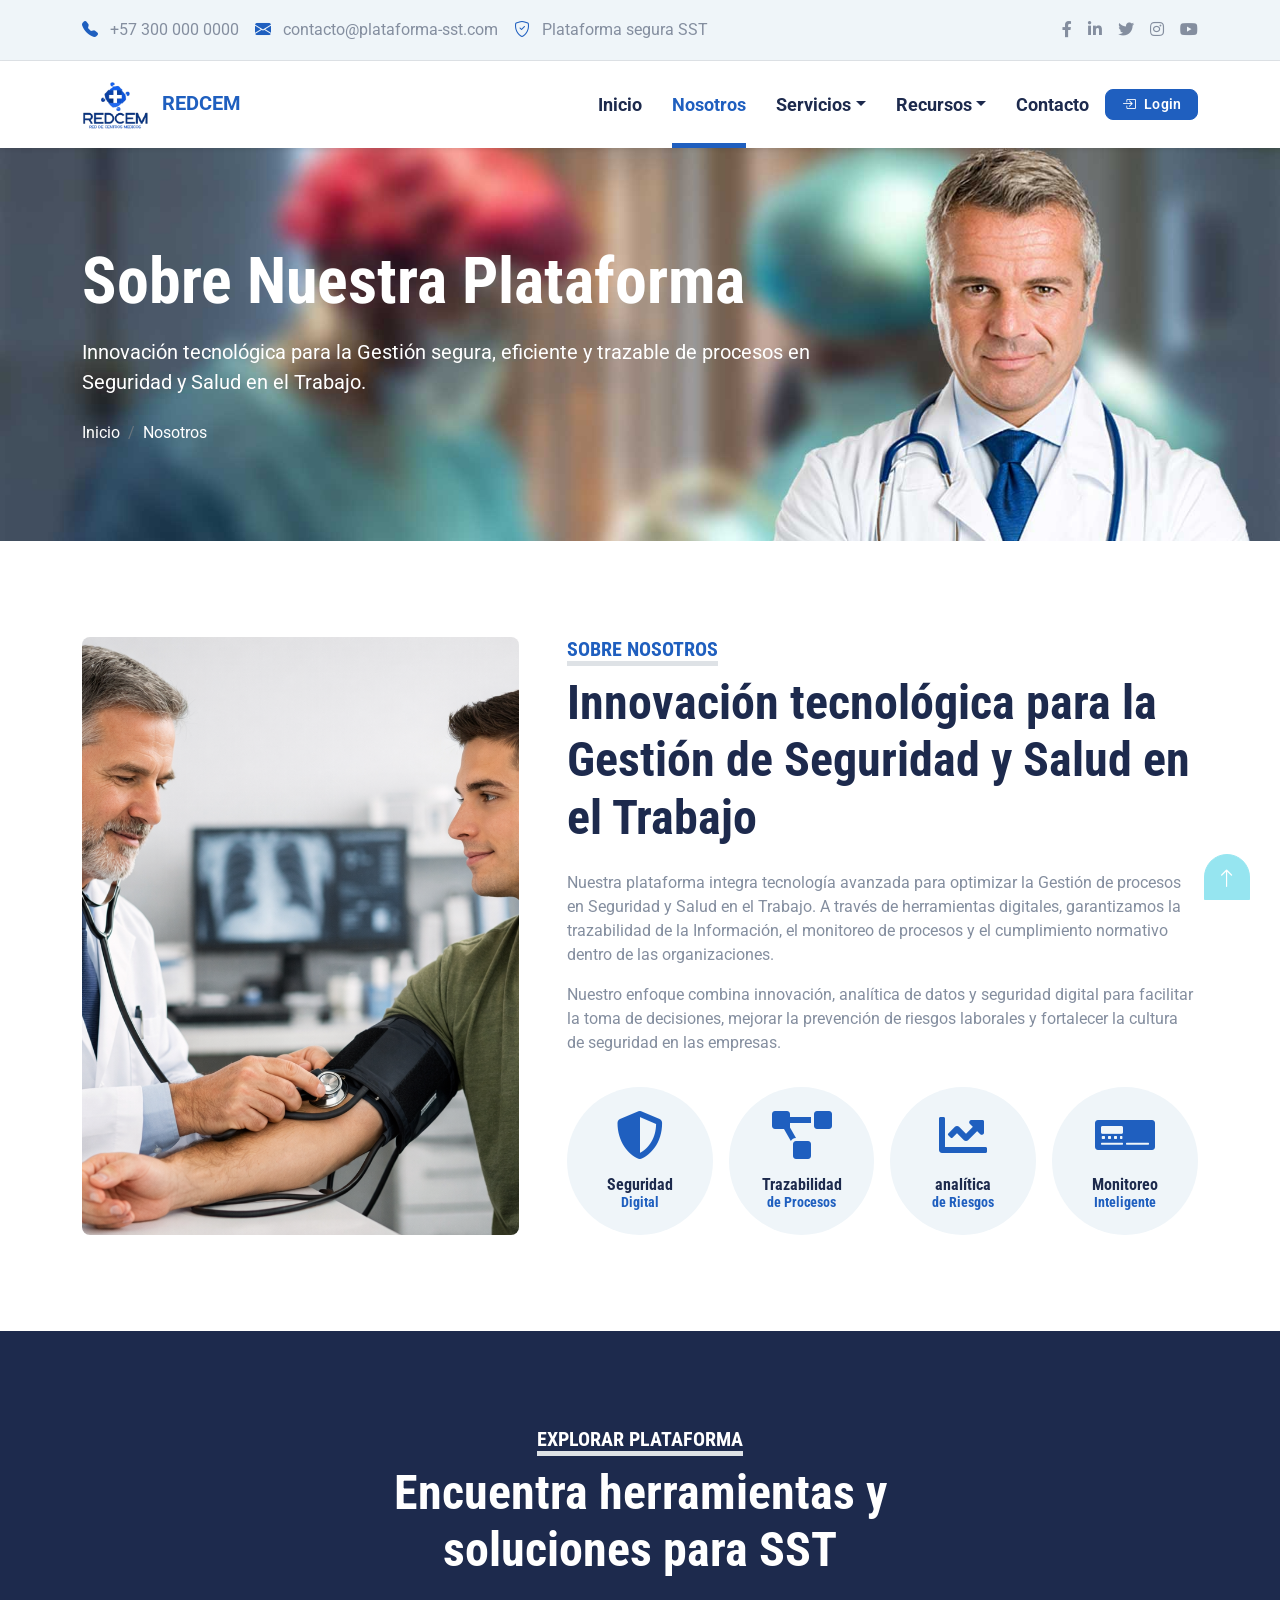
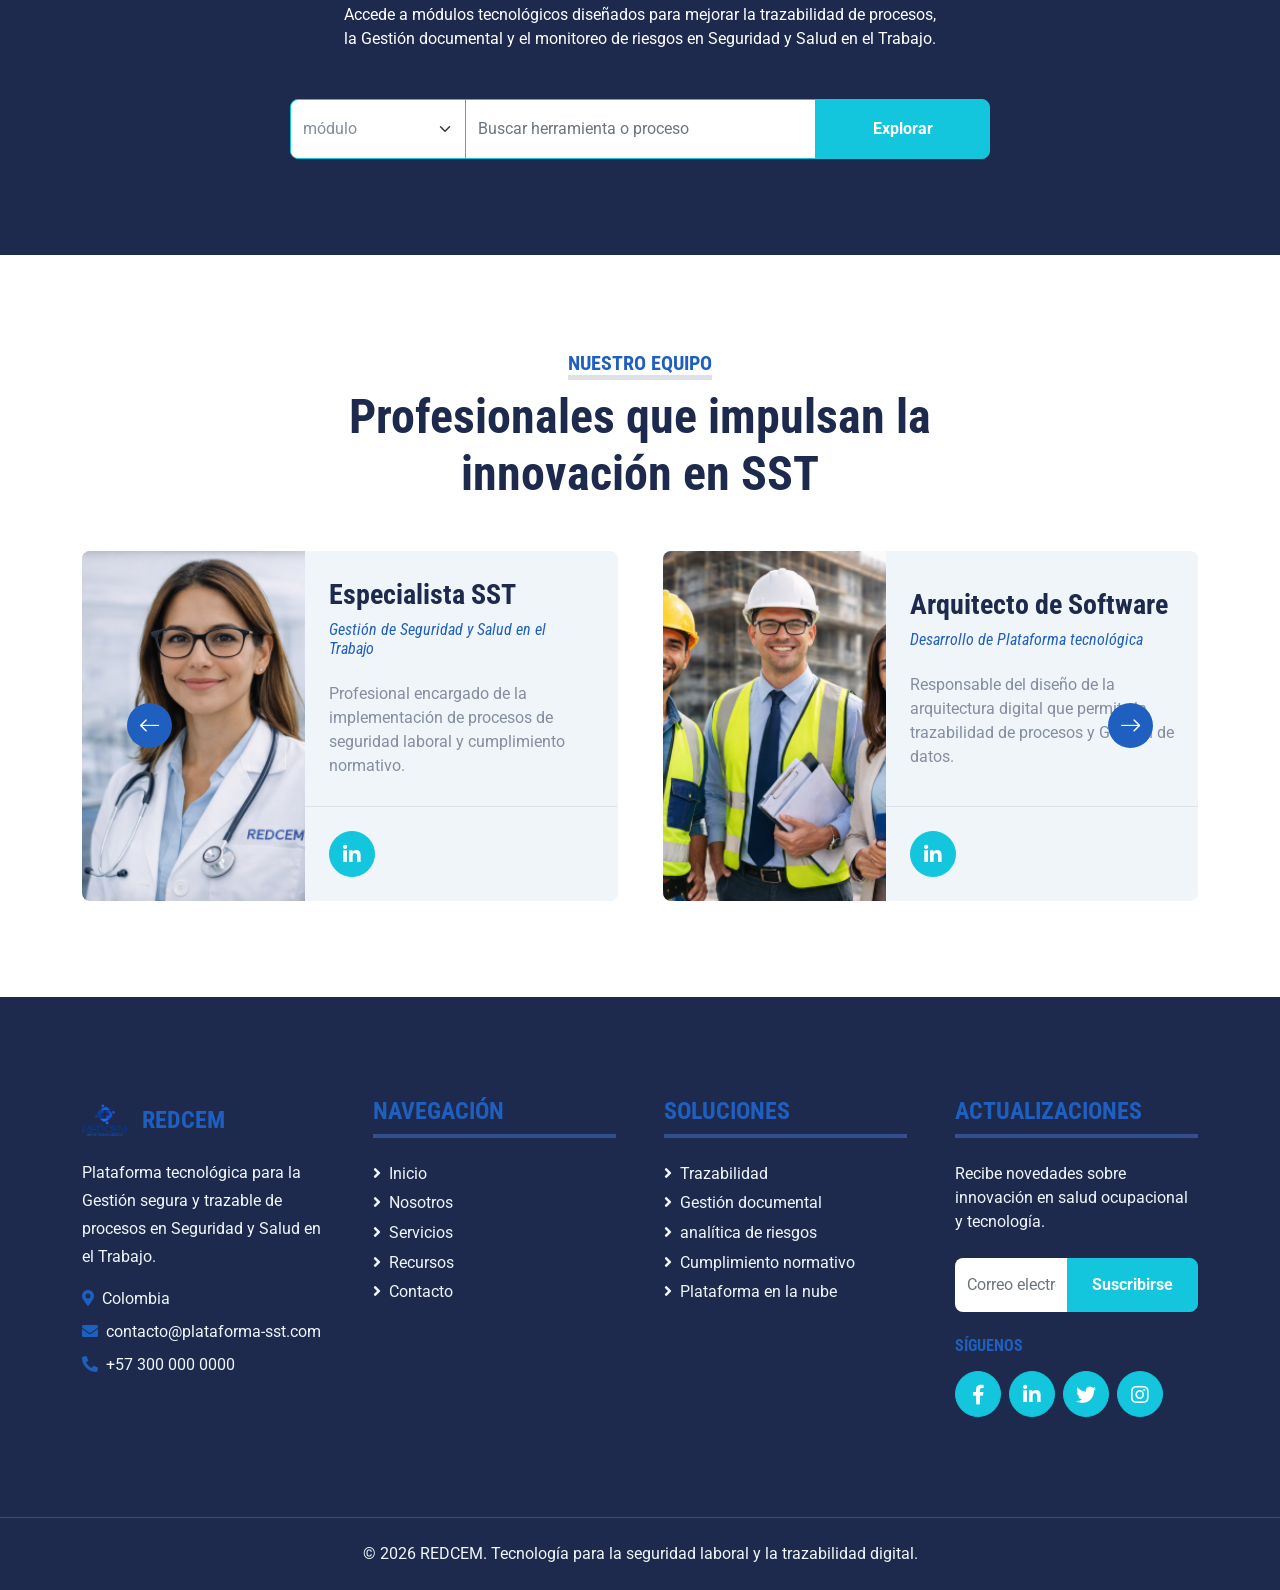
<file: about.html>
﻿<!DOCTYPE html>
<html lang="en">

<head>
    <meta charset="utf-8">
    <title>REDCEM - Red de Centros Medicos</title>
    <meta content="width=device-width, initial-scale=1.0" name="viewport">
    <meta content="Free HTML Templates" name="keywords">
    <meta content="Free HTML Templates" name="description">

    <!-- Favicon -->
    <link href="img/favicon.png" rel="icon">
    <!-- Google Web Fonts -->
    <link rel="preconnect" href="https://fonts.gstatic.com">
    <link href="https://fonts.googleapis.com/css2?family=Roboto+Condensed:wght@400;700&family=Roboto:wght@400;700&display=swap" rel="stylesheet">  

    <!-- Icon Font Stylesheet -->
    <link href="https://cdnjs.cloudflare.com/ajax/libs/font-awesome/5.15.0/css/all.min.css" rel="stylesheet">
    <link href="https://cdn.jsdelivr.net/npm/bootstrap-icons@1.4.1/font/bootstrap-icons.css" rel="stylesheet">

    <!-- Libraries Stylesheet -->
    <link href="lib/owlcarousel/assets/owl.carousel.min.css" rel="stylesheet">
    <link href="lib/tempusdominus/css/tempusdominus-bootstrap-4.min.css" rel="stylesheet" />

    <!-- Customized Bootstrap Stylesheet -->
    <link href="css/bootstrap.min.css" rel="stylesheet">

    <!-- Template Stylesheet -->
    <link href="css/style.css" rel="stylesheet">
</head>

<body>
      <!-- Topbar Start -->
    <div class="container-fluid py-2 border-bottom d-none d-lg-block bg-light">
        <div class="container">
            <div class="row align-items-center">
                <div class="col-lg-8 col-md-7 text-center text-lg-start mb-2 mb-lg-0">
                    <div class="d-flex flex-wrap align-items-center gap-3">
                        <a class="text-decoration-none text-body" href="tel:+573000000000">
                            <i class="bi bi-telephone-fill text-primary me-2"></i>
                            +57 300 000 0000
                        </a>
                        <a class="text-decoration-none text-body" href="mailto:contacto@plataforma-sst.com">
                            <i class="bi bi-envelope-fill text-primary me-2"></i>
                            contacto@plataforma-sst.com
                        </a>
                        <span class="text-body">
                            <i class="bi bi-shield-check text-primary me-2"></i>
                            Plataforma segura SST
                        </span>
                    </div>
                </div>
                <div class="col-lg-4 col-md-5 text-center text-lg-end">
                    <div class="d-inline-flex align-items-center">
                        <a class="text-body px-2" href="#"><i class="fab fa-facebook-f"></i></a>
                        <a class="text-body px-2" href="#"><i class="fab fa-linkedin-in"></i></a>
                        <a class="text-body px-2" href="#"><i class="fab fa-twitter"></i></a>
                        <a class="text-body px-2" href="#"><i class="fab fa-instagram"></i></a>
                        <a class="text-body ps-2" href="#"><i class="fab fa-youtube"></i></a>
                    </div>
                </div>
            </div>
        </div>
    </div>
    <!-- Topbar End -->

    <!-- Navbar Start -->
    <div class="container-fluid sticky-top bg-white shadow-sm">
        <div class="container">
            <nav class="navbar navbar-expand-lg bg-white navbar-light py-3 py-lg-0">
                <a href="index.html" class="navbar-brand">
                    <img src="img/logoRedcem.png" alt="Redcem" style="height:50px;" class="me-2">
                    <span class="text-primary fw-bold">REDCEM</span>
                </a>
                <button class="navbar-toggler" type="button" data-bs-toggle="collapse" data-bs-target="#navbarCollapse">
                    <span class="navbar-toggler-icon"></span>
                </button>
                <div class="collapse navbar-collapse" id="navbarCollapse">
                    <div class="navbar-nav ms-auto py-0">
                        <a href="index.html" class="nav-item nav-link ">Inicio</a>
                        <a href="about.html" class="nav-item nav-link active">Nosotros</a>
                        <div class="nav-item dropdown">
                            <a href="#" class="nav-link dropdown-toggle " data-bs-toggle="dropdown">Servicios</a>
                            <div class="dropdown-menu m-0">
                                <a href="service.html" class="dropdown-item">Servicios</a>
                            </div>
                        </div>
                        <div class="nav-item dropdown">
                            <a href="#" class="nav-link dropdown-toggle " data-bs-toggle="dropdown">Recursos</a>
                            <div class="dropdown-menu m-0">
                                <a href="blog.html" class="dropdown-item">Blog</a>
                                <a href="faq.html" class="dropdown-item">Preguntas frecuentes</a>
                                <a href="price.html" class="dropdown-item">Precios</a>
                                <a href="team.html" class="dropdown-item">Equipo</a>
                                <a href="testimonial.html" class="dropdown-item">Testimonios</a>
                                <a href="appointment.html" class="dropdown-item">Citas</a>
                            </div>
                        </div>
                        <a href="contact.html" class="nav-item nav-link">Contacto</a>
                        <div class="d-flex flex-column flex-lg-row align-items-stretch align-items-lg-center ms-lg-3 pt-3 pt-lg-0">
                            <a href="https://redcemed.com/loginasi" class="btn login-cta px-3 py-1" aria-label="Ir al login">
                                <i class="bi bi-box-arrow-in-right me-2"></i>Login
                            </a>
                        </div>
                    </div>
                </div>
            </nav>
        </div>
    </div>
    <!-- Navbar End -->

   <!-- Hero Start -->
<div class="container-fluid bg-primary py-5 mb-5 hero-header">
    <div class="container py-5">
        <div class="row justify-content-start">
            <div class="col-lg-8 text-center text-lg-start">

                <h1 class="display-3 text-white mb-3">
                    Sobre Nuestra Plataforma
                </h1>

                <p class="text-white mb-4 fs-5">
                    Innovación tecnológica para la Gestión segura, eficiente y trazable 
                    de procesos en Seguridad y Salud en el Trabajo.
                </p>

                <nav aria-label="breadcrumb">
                    <ol class="breadcrumb justify-content-center justify-content-lg-start mb-0">

                        <li class="breadcrumb-item">
                            <a class="text-white" href="index.html">Inicio</a>
                        </li>

                        <li class="breadcrumb-item active text-white" aria-current="page">
                            Nosotros
                        </li>

                    </ol>
                </nav>

            </div>
        </div>
    </div>
</div>
<!-- Hero End -->


   <!-- About Start -->
<div class="container-fluid py-5">
    <div class="container">
        <div class="row gx-5">

            <!-- Imagen -->
            <div class="col-lg-5 mb-5 mb-lg-0" style="min-height: 500px;">
                <div class="position-relative h-100">
                    <img class="position-absolute w-100 h-100 rounded" src="img/about.png" style="object-fit: cover;">
                </div>
            </div>

            <!-- Texto -->
            <div class="col-lg-7">

                <div class="mb-4">
                    <h5 class="d-inline-block text-primary text-uppercase border-bottom border-5">
                        Sobre Nosotros
                    </h5>

                    <h1 class="display-5">
                        Innovación tecnológica para la Gestión de Seguridad y Salud en el Trabajo
                    </h1>
                </div>

                <p>
                    Nuestra plataforma integra tecnología avanzada para optimizar la Gestión 
                    de procesos en Seguridad y Salud en el Trabajo. A través de herramientas 
                    digitales, garantizamos la trazabilidad de la Información, el monitoreo 
                    de procesos y el cumplimiento normativo dentro de las organizaciones.
                </p>

                <p>
                    Nuestro enfoque combina innovación, analítica de datos y seguridad digital 
                    para facilitar la toma de decisiones, mejorar la prevención de riesgos 
                    laborales y fortalecer la cultura de seguridad en las empresas.
                </p>

                <!-- Características -->
                <div class="row g-3 pt-3">

                    <div class="col-sm-3 col-6">
                        <div class="bg-light text-center rounded-circle py-4">
                            <i class="fa fa-3x fa-shield-alt text-primary mb-3"></i>
                            <h6 class="mb-0">
                                Seguridad
                                <small class="d-block text-primary">Digital</small>
                            </h6>
                        </div>
                    </div>

                    <div class="col-sm-3 col-6">
                        <div class="bg-light text-center rounded-circle py-4">
                            <i class="fa fa-3x fa-project-diagram text-primary mb-3"></i>
                            <h6 class="mb-0">
                                Trazabilidad
                                <small class="d-block text-primary">de Procesos</small>
                            </h6>
                        </div>
                    </div>

                    <div class="col-sm-3 col-6">
                        <div class="bg-light text-center rounded-circle py-4">
                            <i class="fa fa-3x fa-chart-line text-primary mb-3"></i>
                            <h6 class="mb-0">
                                analítica
                                <small class="d-block text-primary">de Riesgos</small>
                            </h6>
                        </div>
                    </div>

                    <div class="col-sm-3 col-6">
                        <div class="bg-light text-center rounded-circle py-4">
                            <i class="fa fa-3x fa-digital-tachograph text-primary mb-3"></i>
                            <h6 class="mb-0">
                                Monitoreo
                                <small class="d-block text-primary">Inteligente</small>
                            </h6>
                        </div>
                    </div>

                </div>

            </div>
        </div>
    </div>
</div>
<!-- About End -->


   <!-- Search / Explorer Start -->
<div class="container-fluid bg-dark my-5 py-5">
    <div class="container py-5">

        <div class="text-center mx-auto mb-5" style="max-width: 600px;">
            <h5 class="d-inline-block text-white text-uppercase border-bottom border-5">
                Explorar Plataforma
            </h5>

            <h1 class="display-5 mb-4 text-white">
                Encuentra herramientas y soluciones para SST
            </h1>

            <p class="text-white">
                Accede a módulos tecnológicos diseñados para mejorar la trazabilidad
                de procesos, la Gestión documental y el monitoreo de riesgos en
                Seguridad y Salud en el Trabajo.
            </p>
        </div>

        <div class="mx-auto" style="width: 100%; max-width: 700px;">
            <div class="input-group">

                <select class="form-select border-primary w-25" style="height: 60px;">
                    <option selected>módulo</option>
                    <option value="1">Gestión SST</option>
                    <option value="2">Trazabilidad</option>
                    <option value="3">analítica de Riesgos</option>
                    <option value="4">Documentación</option>
                </select>

                <input 
                    type="text" 
                    class="form-control border-primary w-50" 
                    placeholder="Buscar herramienta o proceso">

                <button class="btn btn-primary w-25">
                    Explorar
                </button>

            </div>
        </div>

    </div>
</div>
<!-- Search / Explorer End -->


    <!-- Team / Innovation Start -->
<div class="container-fluid py-5">
    <div class="container">

        <div class="text-center mx-auto mb-5" style="max-width: 600px;">
            <h5 class="d-inline-block text-primary text-uppercase border-bottom border-5">
                Nuestro Equipo
            </h5>
            <h1 class="display-5">
                Profesionales que impulsan la innovación en SST
            </h1>
        </div>

        <div class="owl-carousel team-carousel position-relative">

            <!-- Perfil 1 -->
            <div class="team-item">
                <div class="row g-0 bg-light rounded overflow-hidden">

                    <div class="col-12 col-sm-5 h-100">
                        <img class="img-fluid h-100" src="img/team-1.png" style="object-fit: cover;">
                    </div>

                    <div class="col-12 col-sm-7 h-100 d-flex flex-column">

                        <div class="mt-auto p-4">
                            <h3>Especialista SST</h3>
                            <h6 class="fw-normal fst-italic text-primary mb-4">
                                Gestión de Seguridad y Salud en el Trabajo
                            </h6>
                            <p class="m-0">
                                Profesional encargado de la implementación de procesos
                                de seguridad laboral y cumplimiento normativo.
                            </p>
                        </div>

                        <div class="d-flex mt-auto border-top p-4">
                            <a class="btn btn-lg btn-primary btn-lg-square rounded-circle me-3" href="#">
                                <i class="fab fa-linkedin-in"></i>
                            </a>
                        </div>

                    </div>
                </div>
            </div>

            <!-- Perfil 2 -->
            <div class="team-item">
                <div class="row g-0 bg-light rounded overflow-hidden">

                    <div class="col-12 col-sm-5 h-100">
                        <img class="img-fluid h-100" src="img/team-2.png" style="object-fit: cover;">
                    </div>

                    <div class="col-12 col-sm-7 h-100 d-flex flex-column">

                        <div class="mt-auto p-4">
                            <h3>Arquitecto de Software</h3>
                            <h6 class="fw-normal fst-italic text-primary mb-4">
                                Desarrollo de Plataforma tecnológica
                            </h6>
                            <p class="m-0">
                                Responsable del diseño de la arquitectura digital
                                que permite la trazabilidad de procesos y Gestión de datos.
                            </p>
                        </div>

                        <div class="d-flex mt-auto border-top p-4">
                            <a class="btn btn-lg btn-primary btn-lg-square rounded-circle" href="#">
                                <i class="fab fa-linkedin-in"></i>
                            </a>
                        </div>

                    </div>
                </div>
            </div>

            <!-- Perfil 3 -->
            <div class="team-item">
                <div class="row g-0 bg-light rounded overflow-hidden">

                    <div class="col-12 col-sm-5 h-100">
                        <img class="img-fluid h-100" src="img/team-3.png" style="object-fit: cover;">
                    </div>

                    <div class="col-12 col-sm-7 h-100 d-flex flex-column">

                        <div class="mt-auto p-4">
                            <h3>Analista de Datos</h3>
                            <h6 class="fw-normal fst-italic text-primary mb-4">
                                analítica y monitoreo de riesgos
                            </h6>
                            <p class="m-0">
                                Especialista en análisis de Información para mejorar
                                la prevención de riesgos laborales.
                            </p>
                        </div>

                        <div class="d-flex mt-auto border-top p-4">
                            <a class="btn btn-lg btn-primary btn-lg-square rounded-circle" href="#">
                                <i class="fab fa-linkedin-in"></i>
                            </a>
                        </div>

                    </div>
                </div>
            </div>

        </div>
    </div>
</div>
<!-- Team / Innovation End -->


            <!-- Footer Start -->
    <div class="container-fluid bg-dark text-light mt-5 py-5 site-footer">
        <div class="container py-5">
            <div class="row g-5 align-items-stretch text-center text-lg-start">
                <div class="col-lg-3 col-md-6 d-flex">
                    <div class="footer-card w-100">
                        <div class="footer-brand justify-content-center justify-content-lg-start">
                            <img src="img/logoRedcem.png" alt="REDCEM">
                            <h4 class="text-primary text-uppercase mb-0">REDCEM</h4>
                        </div>
                        <p class="footer-lead mx-auto mx-lg-0">
                            Plataforma tecnológica para la Gestión segura y trazable de procesos en Seguridad y Salud en el Trabajo.
                        </p>
                        <div class="footer-meta">
                            <p class="mb-0"><i class="fa fa-map-marker-alt text-primary me-2"></i>Colombia</p>
                            <p class="mb-0"><i class="fa fa-envelope text-primary me-2"></i>contacto@plataforma-sst.com</p>
                            <p class="mb-0"><i class="fa fa-phone-alt text-primary me-2"></i>+57 300 000 0000</p>
                        </div>
                    </div>
                </div>
                <div class="col-lg-3 col-md-6 d-flex">
                    <div class="footer-card w-100">
                        <h4 class="text-primary text-uppercase border-bottom border-4 border-secondary pb-2 mb-4">Navegación</h4>
                        <div class="footer-links">
                            <a class="text-light" href="index.html"><i class="fa fa-angle-right me-2"></i>Inicio</a>
                            <a class="text-light" href="about.html"><i class="fa fa-angle-right me-2"></i>Nosotros</a>
                            <a class="text-light" href="service.html"><i class="fa fa-angle-right me-2"></i>Servicios</a>
                            <a class="text-light" href="blog.html"><i class="fa fa-angle-right me-2"></i>Recursos</a>
                            <a class="text-light" href="contact.html"><i class="fa fa-angle-right me-2"></i>Contacto</a>
                        </div>
                    </div>
                </div>
                <div class="col-lg-3 col-md-6 d-flex">
                    <div class="footer-card w-100">
                        <h4 class="text-primary text-uppercase border-bottom border-4 border-secondary pb-2 mb-4">Soluciones</h4>
                        <div class="footer-links">
                            <a class="text-light" href="service.html"><i class="fa fa-angle-right me-2"></i>Trazabilidad</a>
                            <a class="text-light" href="service.html"><i class="fa fa-angle-right me-2"></i>Gestión documental</a>
                            <a class="text-light" href="service.html"><i class="fa fa-angle-right me-2"></i>analítica de riesgos</a>
                            <a class="text-light" href="service.html"><i class="fa fa-angle-right me-2"></i>Cumplimiento normativo</a>
                            <a class="text-light" href="service.html"><i class="fa fa-angle-right me-2"></i>Plataforma en la nube</a>
                        </div>
                    </div>
                </div>
                <div class="col-lg-3 col-md-6 d-flex">
                    <div class="footer-card w-100 footer-newsletter">
                        <h4 class="text-primary text-uppercase border-bottom border-4 border-secondary pb-2 mb-4">Actualizaciones</h4>
                        <p class="mb-4">Recibe novedades sobre innovación en salud ocupacional y tecnología.</p>
                        <form>
                            <div class="input-group">
                                <input type="email" class="form-control border-0" placeholder="Correo electrónico">
                                <button class="btn btn-primary px-4" type="submit">Suscribirse</button>
                            </div>
                        </form>
                        <h6 class="text-primary text-uppercase mt-4 mb-3">Síguenos</h6>
                        <div class="d-flex justify-content-center justify-content-lg-start footer-social">
                            <a class="btn btn-lg btn-primary btn-lg-square rounded-circle me-2" href="#"><i class="fab fa-facebook-f"></i></a>
                            <a class="btn btn-lg btn-primary btn-lg-square rounded-circle me-2" href="#"><i class="fab fa-linkedin-in"></i></a>
                            <a class="btn btn-lg btn-primary btn-lg-square rounded-circle me-2" href="#"><i class="fab fa-twitter"></i></a>
                            <a class="btn btn-lg btn-primary btn-lg-square rounded-circle" href="#"><i class="fab fa-instagram"></i></a>
                        </div>
                    </div>
                </div>
            </div>
        </div>
    </div>
    <div class="container-fluid bg-dark text-light border-top border-secondary py-4">
        <div class="container">
            <p class="mb-0 text-center">
                © 2026 REDCEM. Tecnología para la seguridad laboral y la trazabilidad digital.
            </p>
        </div>
    </div>
    <!-- Footer End -->

    <!-- Back to Top -->
    <a href="#" class="btn btn-lg btn-primary btn-lg-square back-to-top"><i class="bi bi-arrow-up"></i></a>


    <!-- JavaScript Libraries -->
    <script src="https://code.jquery.com/jquery-3.4.1.min.js"></script>
    <script src="https://cdn.jsdelivr.net/npm/bootstrap@5.0.0/dist/js/bootstrap.bundle.min.js"></script>
    <script src="lib/easing/easing.min.js"></script>
    <script src="lib/waypoints/waypoints.min.js"></script>
    <script src="lib/owlcarousel/owl.carousel.min.js"></script>
    <script src="lib/tempusdominus/js/moment.min.js"></script>
    <script src="lib/tempusdominus/js/moment-timezone.min.js"></script>
    <script src="lib/tempusdominus/js/tempusdominus-bootstrap-4.min.js"></script>

    <!-- Template Javascript -->
    <script src="js/main.js"></script>
</body>

</html>
</file>
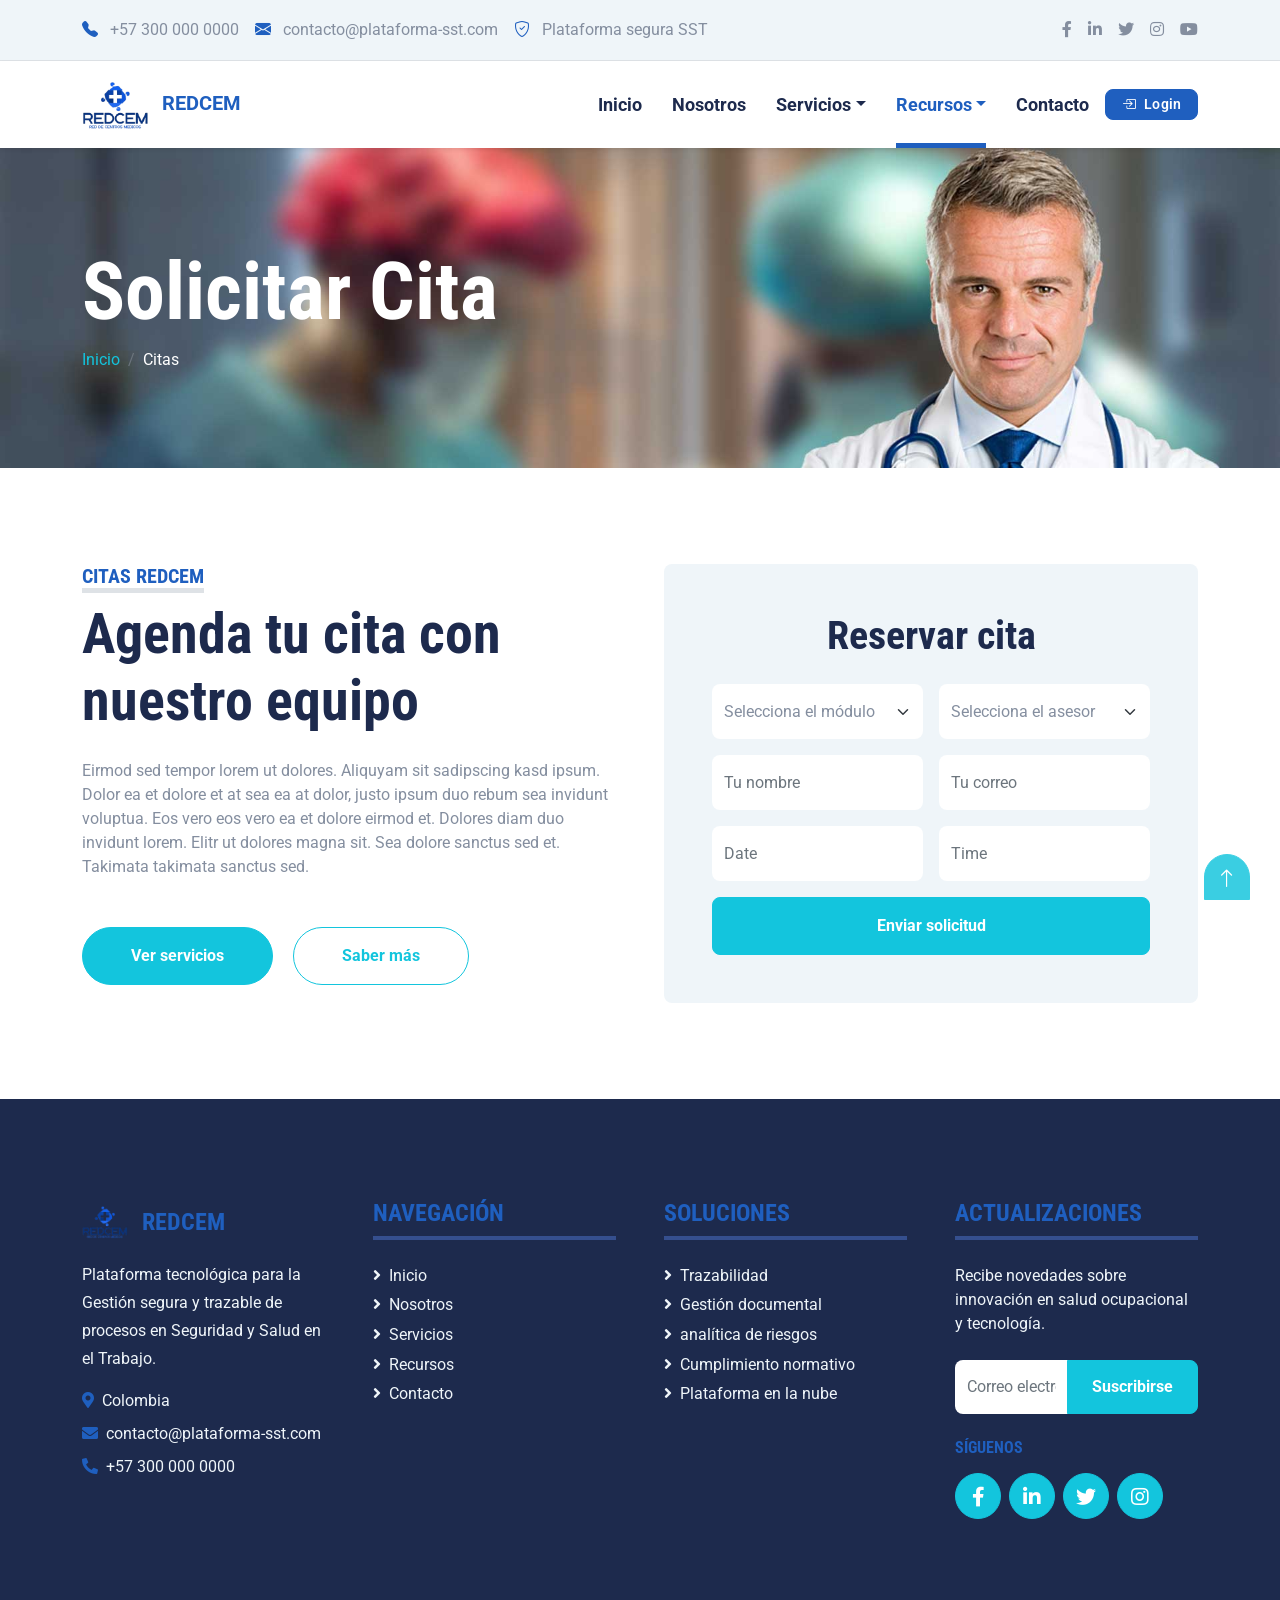
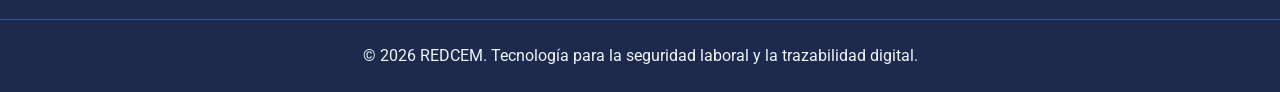
<file: appointment.html>
﻿<!DOCTYPE html>
<html lang="en">

<head>
    <meta charset="utf-8">
    <title>REDCEM - Solicitar Cita</title>
    <meta content="width=device-width, initial-scale=1.0" name="viewport">
    <meta content="Free HTML Templates" name="keywords">
    <meta content="Free HTML Templates" name="description">

    <!-- Favicon -->
    <link href="img/favicon.ico" rel="icon">

    <!-- Google Web Fonts -->
    <link rel="preconnect" href="https://fonts.gstatic.com">
    <link href="https://fonts.googleapis.com/css2?family=Roboto+Condensed:wght@400;700&family=Roboto:wght@400;700&display=swap" rel="stylesheet">  

    <!-- Icon Font Stylesheet -->
    <link href="https://cdnjs.cloudflare.com/ajax/libs/font-awesome/5.15.0/css/all.min.css" rel="stylesheet">
    <link href="https://cdn.jsdelivr.net/npm/bootstrap-icons@1.4.1/font/bootstrap-icons.css" rel="stylesheet">

    <!-- Libraries Stylesheet -->
    <link href="lib/owlcarousel/assets/owl.carousel.min.css" rel="stylesheet">
    <link href="lib/tempusdominus/css/tempusdominus-bootstrap-4.min.css" rel="stylesheet" />

    <!-- Customized Bootstrap Stylesheet -->
    <link href="css/bootstrap.min.css" rel="stylesheet">

    <!-- Template Stylesheet -->
    <link href="css/style.css" rel="stylesheet">
</head>

<body>
        <!-- Topbar Start -->
    <div class="container-fluid py-2 border-bottom d-none d-lg-block bg-light">
        <div class="container">
            <div class="row align-items-center">
                <div class="col-lg-8 col-md-7 text-center text-lg-start mb-2 mb-lg-0">
                    <div class="d-flex flex-wrap align-items-center gap-3">
                        <a class="text-decoration-none text-body" href="tel:+573000000000">
                            <i class="bi bi-telephone-fill text-primary me-2"></i>
                            +57 300 000 0000
                        </a>
                        <a class="text-decoration-none text-body" href="mailto:contacto@plataforma-sst.com">
                            <i class="bi bi-envelope-fill text-primary me-2"></i>
                            contacto@plataforma-sst.com
                        </a>
                        <span class="text-body">
                            <i class="bi bi-shield-check text-primary me-2"></i>
                            Plataforma segura SST
                        </span>
                    </div>
                </div>
                <div class="col-lg-4 col-md-5 text-center text-lg-end">
                    <div class="d-inline-flex align-items-center">
                        <a class="text-body px-2" href="#"><i class="fab fa-facebook-f"></i></a>
                        <a class="text-body px-2" href="#"><i class="fab fa-linkedin-in"></i></a>
                        <a class="text-body px-2" href="#"><i class="fab fa-twitter"></i></a>
                        <a class="text-body px-2" href="#"><i class="fab fa-instagram"></i></a>
                        <a class="text-body ps-2" href="#"><i class="fab fa-youtube"></i></a>
                    </div>
                </div>
            </div>
        </div>
    </div>
    <!-- Topbar End -->

    <!-- Navbar Start -->
    <div class="container-fluid sticky-top bg-white shadow-sm">
        <div class="container">
            <nav class="navbar navbar-expand-lg bg-white navbar-light py-3 py-lg-0">
                <a href="index.html" class="navbar-brand">
                    <img src="img/logoRedcem.png" alt="Redcem" style="height:50px;" class="me-2">
                    <span class="text-primary fw-bold">REDCEM</span>
                </a>
                <button class="navbar-toggler" type="button" data-bs-toggle="collapse" data-bs-target="#navbarCollapse">
                    <span class="navbar-toggler-icon"></span>
                </button>
                <div class="collapse navbar-collapse" id="navbarCollapse">
                    <div class="navbar-nav ms-auto py-0">
                        <a href="index.html" class="nav-item nav-link ">Inicio</a>
                        <a href="about.html" class="nav-item nav-link ">Nosotros</a>
                        <div class="nav-item dropdown">
                            <a href="#" class="nav-link dropdown-toggle " data-bs-toggle="dropdown">Servicios</a>
                            <div class="dropdown-menu m-0">
                                <a href="service.html" class="dropdown-item">Servicios</a>
                            </div>
                        </div>
                        <div class="nav-item dropdown">
                            <a href="#" class="nav-link dropdown-toggle active" data-bs-toggle="dropdown">Recursos</a>
                            <div class="dropdown-menu m-0">
                                <a href="blog.html" class="dropdown-item">Blog</a>
                                <a href="faq.html" class="dropdown-item">Preguntas frecuentes</a>
                                <a href="price.html" class="dropdown-item">Precios</a>
                                <a href="team.html" class="dropdown-item">Equipo</a>
                                <a href="testimonial.html" class="dropdown-item">Testimonios</a>
                                <a href="appointment.html" class="dropdown-item">Citas</a>
                            </div>
                        </div>
                        <a href="contact.html" class="nav-item nav-link">Contacto</a>
                        <div class="d-flex flex-column flex-lg-row align-items-stretch align-items-lg-center ms-lg-3 pt-3 pt-lg-0">
                            <a href="https://redcemed.com/loginasi" class="btn login-cta px-3 py-1" aria-label="Ir al login">
                                <i class="bi bi-box-arrow-in-right me-2"></i>Login
                            </a>
                        </div>
                    </div>
                </div>
            </nav>
        </div>
    </div>
    <!-- Navbar End -->


    <!-- Hero Start -->
    <div class="container-fluid bg-primary py-5 mb-5 hero-header">
        <div class="container py-5">
            <div class="row justify-content-start">
                <div class="col-lg-8 text-center text-lg-start">
                    <h1 class="display-1 text-white">Solicitar Cita</h1>
                    <nav aria-label="breadcrumb">
                        <ol class="breadcrumb justify-content-center justify-content-lg-start mb-0">
                            <li class="breadcrumb-item"><a href="index.html">Inicio</a></li>
                            <li class="breadcrumb-item active" aria-current="page">Citas</li>
                        </ol>
                    </nav>
                </div>
            </div>
        </div>
    </div>
    <!-- Hero End -->


    <!-- Appointment Start -->
    <div class="container-fluid py-5">
        <div class="container">
            <div class="row gx-5">
                <div class="col-lg-6 mb-5 mb-lg-0">
                    <div class="mb-4">
                        <h5 class="d-inline-block text-primary text-uppercase border-bottom border-5">Citas REDCEM</h5>
                        <h1 class="display-4">Agenda tu cita con nuestro equipo</h1>
                    </div>
                    <p class="mb-5">Eirmod sed tempor lorem ut dolores. Aliquyam sit sadipscing kasd ipsum. Dolor ea et dolore et at sea ea at dolor, justo ipsum duo rebum sea invidunt voluptua. Eos vero eos vero ea et dolore eirmod et. Dolores diam duo invidunt lorem. Elitr ut dolores magna sit. Sea dolore sanctus sed et. Takimata takimata sanctus sed.</p>
                    <a class="btn btn-primary rounded-pill py-3 px-5 me-3" href="">Ver servicios</a>
                    <a class="btn btn-outline-primary rounded-pill py-3 px-5" href="">Saber más</a>
                </div>
                <div class="col-lg-6">
                    <div class="bg-light text-center rounded p-5">
                        <h1 class="mb-4">Reservar cita</h1>
                        <form>
                            <div class="row g-3">
                                <div class="col-12 col-sm-6">
                                    <select class="form-select bg-white border-0" style="height: 55px;">
                                        <option selected>Selecciona el módulo</option>
                                        <option value="1">Gestión SST</option>
                                        <option value="2">Trazabilidad</option>
                                        <option value="3">analítica de riesgos</option>
                                    </select>
                                </div>
                                <div class="col-12 col-sm-6">
                                    <select class="form-select bg-white border-0" style="height: 55px;">
                                        <option selected>Selecciona el asesor</option>
                                        <option value="1">Asesor 1</option>
                                        <option value="2">Asesor 2</option>
                                        <option value="3">Asesor 3</option>
                                    </select>
                                </div>
                                <div class="col-12 col-sm-6">
                                    <input type="text" class="form-control bg-white border-0" placeholder="Tu nombre" style="height: 55px;">
                                </div>
                                <div class="col-12 col-sm-6">
                                    <input type="email" class="form-control bg-white border-0" placeholder="Tu correo" style="height: 55px;">
                                </div>
                                <div class="col-12 col-sm-6">
                                    <div class="date" id="date" data-target-input="nearest">
                                        <input type="text"
                                            class="form-control bg-white border-0 datetimepicker-input"
                                            placeholder="Date" data-target="#date" data-toggle="datetimepicker" style="height: 55px;">
                                    </div>
                                </div>
                                <div class="col-12 col-sm-6">
                                    <div class="time" id="time" data-target-input="nearest">
                                        <input type="text"
                                            class="form-control bg-white border-0 datetimepicker-input"
                                            placeholder="Time" data-target="#time" data-toggle="datetimepicker" style="height: 55px;">
                                    </div>
                                </div>
                                <div class="col-12">
                                    <button class="btn btn-primary w-100 py-3" type="submit">Enviar solicitud</button>
                                </div>
                            </div>
                        </form>
                    </div>
                </div>
            </div>
        </div>
    </div>
    <!-- Appointment End -->


            <!-- Footer Start -->
    <div class="container-fluid bg-dark text-light mt-5 py-5 site-footer">
        <div class="container py-5">
            <div class="row g-5 align-items-stretch text-center text-lg-start">
                <div class="col-lg-3 col-md-6 d-flex">
                    <div class="footer-card w-100">
                        <div class="footer-brand justify-content-center justify-content-lg-start">
                            <img src="img/logoRedcem.png" alt="REDCEM">
                            <h4 class="text-primary text-uppercase mb-0">REDCEM</h4>
                        </div>
                        <p class="footer-lead mx-auto mx-lg-0">
                            Plataforma tecnológica para la Gestión segura y trazable de procesos en Seguridad y Salud en el Trabajo.
                        </p>
                        <div class="footer-meta">
                            <p class="mb-0"><i class="fa fa-map-marker-alt text-primary me-2"></i>Colombia</p>
                            <p class="mb-0"><i class="fa fa-envelope text-primary me-2"></i>contacto@plataforma-sst.com</p>
                            <p class="mb-0"><i class="fa fa-phone-alt text-primary me-2"></i>+57 300 000 0000</p>
                        </div>
                    </div>
                </div>
                <div class="col-lg-3 col-md-6 d-flex">
                    <div class="footer-card w-100">
                        <h4 class="text-primary text-uppercase border-bottom border-4 border-secondary pb-2 mb-4">Navegación</h4>
                        <div class="footer-links">
                            <a class="text-light" href="index.html"><i class="fa fa-angle-right me-2"></i>Inicio</a>
                            <a class="text-light" href="about.html"><i class="fa fa-angle-right me-2"></i>Nosotros</a>
                            <a class="text-light" href="service.html"><i class="fa fa-angle-right me-2"></i>Servicios</a>
                            <a class="text-light" href="blog.html"><i class="fa fa-angle-right me-2"></i>Recursos</a>
                            <a class="text-light" href="contact.html"><i class="fa fa-angle-right me-2"></i>Contacto</a>
                        </div>
                    </div>
                </div>
                <div class="col-lg-3 col-md-6 d-flex">
                    <div class="footer-card w-100">
                        <h4 class="text-primary text-uppercase border-bottom border-4 border-secondary pb-2 mb-4">Soluciones</h4>
                        <div class="footer-links">
                            <a class="text-light" href="service.html"><i class="fa fa-angle-right me-2"></i>Trazabilidad</a>
                            <a class="text-light" href="service.html"><i class="fa fa-angle-right me-2"></i>Gestión documental</a>
                            <a class="text-light" href="service.html"><i class="fa fa-angle-right me-2"></i>analítica de riesgos</a>
                            <a class="text-light" href="service.html"><i class="fa fa-angle-right me-2"></i>Cumplimiento normativo</a>
                            <a class="text-light" href="service.html"><i class="fa fa-angle-right me-2"></i>Plataforma en la nube</a>
                        </div>
                    </div>
                </div>
                <div class="col-lg-3 col-md-6 d-flex">
                    <div class="footer-card w-100 footer-newsletter">
                        <h4 class="text-primary text-uppercase border-bottom border-4 border-secondary pb-2 mb-4">Actualizaciones</h4>
                        <p class="mb-4">Recibe novedades sobre innovación en salud ocupacional y tecnología.</p>
                        <form>
                            <div class="input-group">
                                <input type="email" class="form-control border-0" placeholder="Correo electrónico">
                                <button class="btn btn-primary px-4" type="submit">Suscribirse</button>
                            </div>
                        </form>
                        <h6 class="text-primary text-uppercase mt-4 mb-3">Síguenos</h6>
                        <div class="d-flex justify-content-center justify-content-lg-start footer-social">
                            <a class="btn btn-lg btn-primary btn-lg-square rounded-circle me-2" href="#"><i class="fab fa-facebook-f"></i></a>
                            <a class="btn btn-lg btn-primary btn-lg-square rounded-circle me-2" href="#"><i class="fab fa-linkedin-in"></i></a>
                            <a class="btn btn-lg btn-primary btn-lg-square rounded-circle me-2" href="#"><i class="fab fa-twitter"></i></a>
                            <a class="btn btn-lg btn-primary btn-lg-square rounded-circle" href="#"><i class="fab fa-instagram"></i></a>
                        </div>
                    </div>
                </div>
            </div>
        </div>
    </div>
    <div class="container-fluid bg-dark text-light border-top border-secondary py-4">
        <div class="container">
            <p class="mb-0 text-center">
                © 2026 REDCEM. Tecnología para la seguridad laboral y la trazabilidad digital.
            </p>
        </div>
    </div>
    <!-- Footer End -->

    <!-- Back to Top -->
    <a href="#" class="btn btn-lg btn-primary btn-lg-square back-to-top"><i class="bi bi-arrow-up"></i></a>


    <!-- JavaScript Libraries -->
    <script src="https://code.jquery.com/jquery-3.4.1.min.js"></script>
    <script src="https://cdn.jsdelivr.net/npm/bootstrap@5.0.0/dist/js/bootstrap.bundle.min.js"></script>
    <script src="lib/easing/easing.min.js"></script>
    <script src="lib/waypoints/waypoints.min.js"></script>
    <script src="lib/owlcarousel/owl.carousel.min.js"></script>
    <script src="lib/tempusdominus/js/moment.min.js"></script>
    <script src="lib/tempusdominus/js/moment-timezone.min.js"></script>
    <script src="lib/tempusdominus/js/tempusdominus-bootstrap-4.min.js"></script>

    <!-- Template Javascript -->
    <script src="js/main.js"></script>
</body>

</html>
</file>
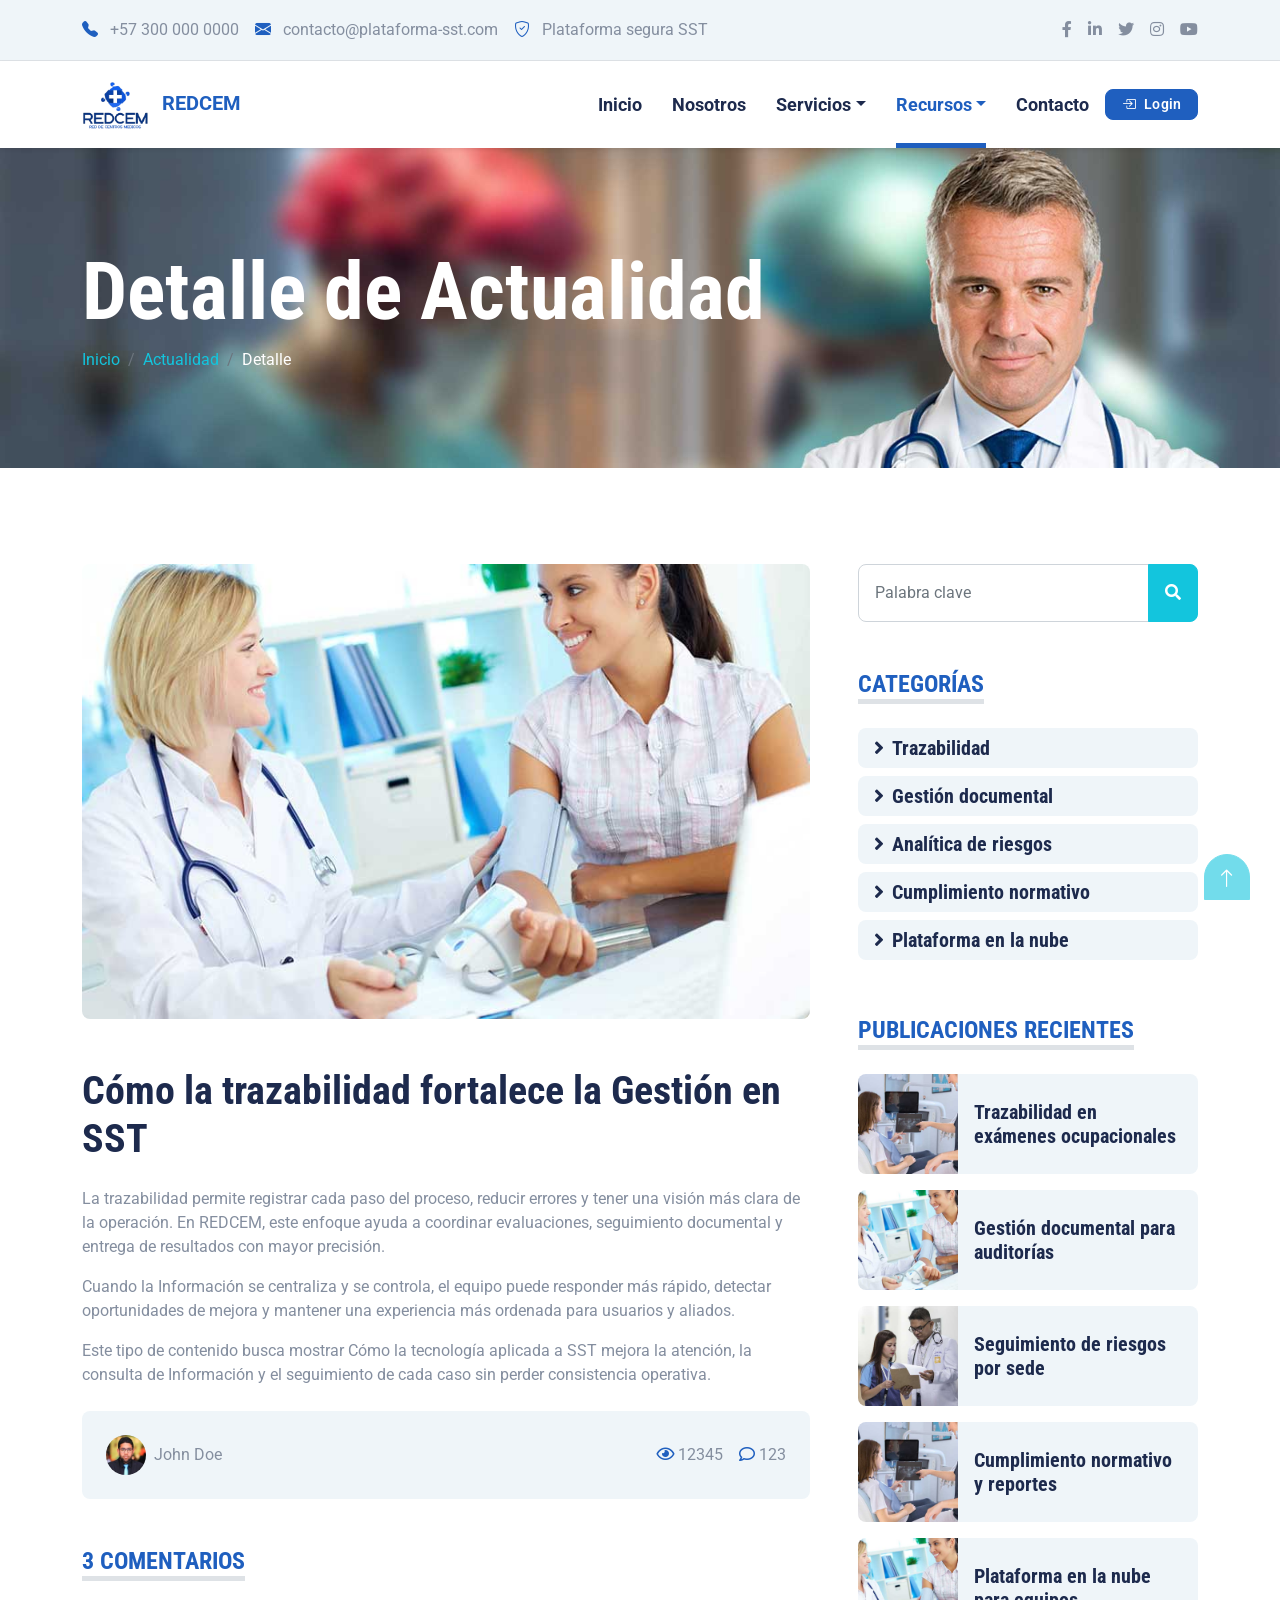
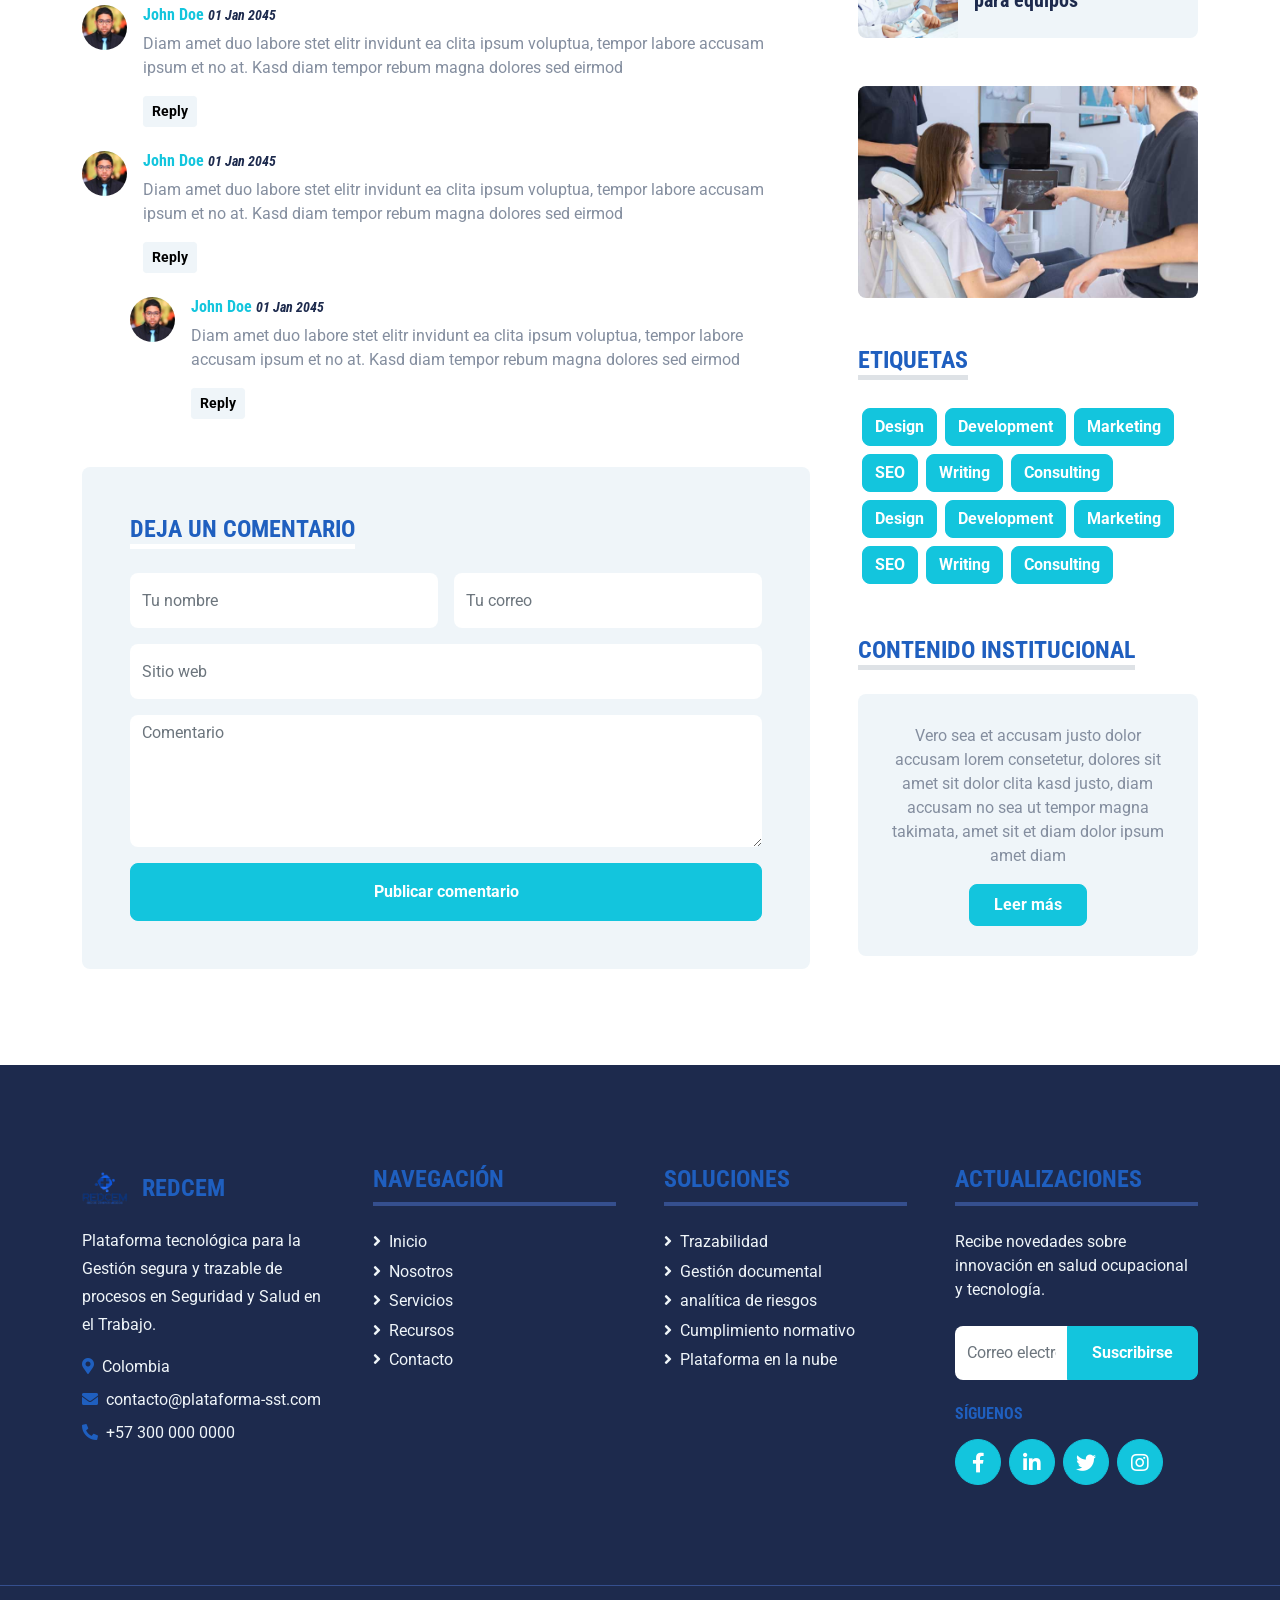
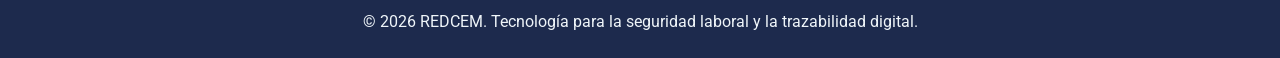
<file: blog-detail.html>
﻿<!DOCTYPE html>
<html lang="en">

<head>
    <meta charset="utf-8">
    <title>REDCEM - Detalle de Actualidad</title>
    <meta content="width=device-width, initial-scale=1.0" name="viewport">
    <meta content="Free HTML Templates" name="keywords">
    <meta content="Free HTML Templates" name="description">

    <!-- Favicon -->
    <link href="img/favicon.ico" rel="icon">

    <!-- Google Web Fonts -->
    <link rel="preconnect" href="https://fonts.gstatic.com">
    <link href="https://fonts.googleapis.com/css2?family=Roboto+Condensed:wght@400;700&family=Roboto:wght@400;700&display=swap" rel="stylesheet">  

    <!-- Icon Font Stylesheet -->
    <link href="https://cdnjs.cloudflare.com/ajax/libs/font-awesome/5.15.0/css/all.min.css" rel="stylesheet">
    <link href="https://cdn.jsdelivr.net/npm/bootstrap-icons@1.4.1/font/bootstrap-icons.css" rel="stylesheet">

    <!-- Libraries Stylesheet -->
    <link href="lib/owlcarousel/assets/owl.carousel.min.css" rel="stylesheet">
    <link href="lib/tempusdominus/css/tempusdominus-bootstrap-4.min.css" rel="stylesheet" />

    <!-- Customized Bootstrap Stylesheet -->
    <link href="css/bootstrap.min.css" rel="stylesheet">

    <!-- Template Stylesheet -->
    <link href="css/style.css" rel="stylesheet">
</head>

<body>
        <!-- Topbar Start -->
    <div class="container-fluid py-2 border-bottom d-none d-lg-block bg-light">
        <div class="container">
            <div class="row align-items-center">
                <div class="col-lg-8 col-md-7 text-center text-lg-start mb-2 mb-lg-0">
                    <div class="d-flex flex-wrap align-items-center gap-3">
                        <a class="text-decoration-none text-body" href="tel:+573000000000">
                            <i class="bi bi-telephone-fill text-primary me-2"></i>
                            +57 300 000 0000
                        </a>
                        <a class="text-decoration-none text-body" href="mailto:contacto@plataforma-sst.com">
                            <i class="bi bi-envelope-fill text-primary me-2"></i>
                            contacto@plataforma-sst.com
                        </a>
                        <span class="text-body">
                            <i class="bi bi-shield-check text-primary me-2"></i>
                            Plataforma segura SST
                        </span>
                    </div>
                </div>
                <div class="col-lg-4 col-md-5 text-center text-lg-end">
                    <div class="d-inline-flex align-items-center">
                        <a class="text-body px-2" href="#"><i class="fab fa-facebook-f"></i></a>
                        <a class="text-body px-2" href="#"><i class="fab fa-linkedin-in"></i></a>
                        <a class="text-body px-2" href="#"><i class="fab fa-twitter"></i></a>
                        <a class="text-body px-2" href="#"><i class="fab fa-instagram"></i></a>
                        <a class="text-body ps-2" href="#"><i class="fab fa-youtube"></i></a>
                    </div>
                </div>
            </div>
        </div>
    </div>
    <!-- Topbar End -->

    <!-- Navbar Start -->
    <div class="container-fluid sticky-top bg-white shadow-sm">
        <div class="container">
            <nav class="navbar navbar-expand-lg bg-white navbar-light py-3 py-lg-0">
                <a href="index.html" class="navbar-brand">
                    <img src="img/logoRedcem.png" alt="Redcem" style="height:50px;" class="me-2">
                    <span class="text-primary fw-bold">REDCEM</span>
                </a>
                <button class="navbar-toggler" type="button" data-bs-toggle="collapse" data-bs-target="#navbarCollapse">
                    <span class="navbar-toggler-icon"></span>
                </button>
                <div class="collapse navbar-collapse" id="navbarCollapse">
                    <div class="navbar-nav ms-auto py-0">
                        <a href="index.html" class="nav-item nav-link ">Inicio</a>
                        <a href="about.html" class="nav-item nav-link ">Nosotros</a>
                        <div class="nav-item dropdown">
                            <a href="#" class="nav-link dropdown-toggle " data-bs-toggle="dropdown">Servicios</a>
                            <div class="dropdown-menu m-0">
                                <a href="service.html" class="dropdown-item">Servicios</a>
                            </div>
                        </div>
                        <div class="nav-item dropdown">
                            <a href="#" class="nav-link dropdown-toggle active" data-bs-toggle="dropdown">Recursos</a>
                            <div class="dropdown-menu m-0">
                                <a href="blog.html" class="dropdown-item">Blog</a>
                                <a href="faq.html" class="dropdown-item">Preguntas frecuentes</a>
                                <a href="price.html" class="dropdown-item">Precios</a>
                                <a href="team.html" class="dropdown-item">Equipo</a>
                                <a href="testimonial.html" class="dropdown-item">Testimonios</a>
                                <a href="appointment.html" class="dropdown-item">Citas</a>
                            </div>
                        </div>
                        <a href="contact.html" class="nav-item nav-link">Contacto</a>
                        <div class="d-flex flex-column flex-lg-row align-items-stretch align-items-lg-center ms-lg-3 pt-3 pt-lg-0">
                            <a href="https://redcemed.com/loginasi" class="btn login-cta px-3 py-1" aria-label="Ir al login">
                                <i class="bi bi-box-arrow-in-right me-2"></i>Login
                            </a>
                        </div>
                    </div>
                </div>
            </nav>
        </div>
    </div>
    <!-- Navbar End -->


    <!-- Hero Start -->
    <div class="container-fluid bg-primary py-5 mb-5 hero-header">
        <div class="container py-5">
            <div class="row justify-content-start">
                <div class="col-lg-8 text-center text-lg-start">
                    <h1 class="display-1 text-white">Detalle de Actualidad</h1>
                    <nav aria-label="breadcrumb">
                        <ol class="breadcrumb justify-content-center justify-content-lg-start mb-0">
                            <li class="breadcrumb-item"><a href="index.html">Inicio</a></li>
                            <li class="breadcrumb-item"><a href="blog.html">Actualidad</a></li>
                            <li class="breadcrumb-item active" aria-current="page">Detalle</li>
                        </ol>
                    </nav>
                </div>
            </div>
        </div>
    </div>
    <!-- Hero End -->


    <!-- Blog Start -->
    <div class="container py-5">
        <div class="row g-5">
            <div class="col-lg-8">
                <!-- Blog Detail Start -->
                <div class="mb-5">
                    <img class="img-fluid w-100 rounded mb-5" src="img/blog-2.jpg" alt="">
                    <h1 class="mb-4">Cómo la trazabilidad fortalece la Gestión en SST</h1>
                    <p>La trazabilidad permite registrar cada paso del proceso, reducir errores y tener una visión más clara de la operación. En REDCEM, este enfoque ayuda a coordinar evaluaciones, seguimiento documental y entrega de resultados con mayor precisión.</p>
                    <p>Cuando la Información se centraliza y se controla, el equipo puede responder más rápido, detectar oportunidades de mejora y mantener una experiencia más ordenada para usuarios y aliados.</p>
                    <p>Este tipo de contenido busca mostrar Cómo la tecnología aplicada a SST mejora la atención, la consulta de Información y el seguimiento de cada caso sin perder consistencia operativa.</p>
                    <div class="d-flex justify-content-between bg-light rounded p-4 mt-4 mb-4">
                        <div class="d-flex align-items-center">
                            <img class="rounded-circle me-2" src="img/user.jpg" width="40" height="40" alt="">
                            <span>John Doe</span>
                        </div>
                        <div class="d-flex align-items-center">
                            <span class="ms-3"><i class="far fa-eye text-primary me-1"></i>12345</span>
                            <span class="ms-3"><i class="far fa-comment text-primary me-1"></i>123</span>
                        </div>
                    </div>
                </div>
                <!-- Blog Detail End -->

                <!-- Comment List Start -->
                <div class="mb-5">
                    <h4 class="d-inline-block text-primary text-uppercase border-bottom border-5 mb-4">3 comentarios</h4>
                    <div class="d-flex mb-4">
                        <img src="img/user.jpg" class="img-fluid rounded-circle" style="width: 45px; height: 45px;">
                        <div class="ps-3">
                            <h6><a href="">John Doe</a> <small><i>01 Jan 2045</i></small></h6>
                            <p>Diam amet duo labore stet elitr invidunt ea clita ipsum voluptua, tempor labore
                                accusam ipsum et no at. Kasd diam tempor rebum magna dolores sed eirmod</p>
                            <button class="btn btn-sm btn-light">Reply</button>
                        </div>
                    </div>
                    <div class="d-flex mb-4">
                        <img src="img/user.jpg" class="img-fluid rounded-circle" style="width: 45px; height: 45px;">
                        <div class="ps-3">
                            <h6><a href="">John Doe</a> <small><i>01 Jan 2045</i></small></h6>
                            <p>Diam amet duo labore stet elitr invidunt ea clita ipsum voluptua, tempor labore
                                accusam ipsum et no at. Kasd diam tempor rebum magna dolores sed eirmod</p>
                            <button class="btn btn-sm btn-light">Reply</button>
                        </div>
                    </div>
                    <div class="d-flex ms-5 mb-4">
                        <img src="img/user.jpg" class="img-fluid rounded-circle" style="width: 45px; height: 45px;">
                        <div class="ps-3">
                            <h6><a href="">John Doe</a> <small><i>01 Jan 2045</i></small></h6>
                            <p>Diam amet duo labore stet elitr invidunt ea clita ipsum voluptua, tempor labore
                                accusam ipsum et no at. Kasd diam tempor rebum magna dolores sed eirmod</p>
                            <button class="btn btn-sm btn-light">Reply</button>
                        </div>
                    </div>
                </div>
                <!-- Comment List End -->

                <!-- Comment Form Start -->
                <div class="bg-light rounded p-5">
                    <h4 class="d-inline-block text-primary text-uppercase border-bottom border-5 border-white mb-4">Deja un comentario</h4>
                    <form>
                        <div class="row g-3">
                            <div class="col-12 col-sm-6">
                                <input type="text" class="form-control bg-white border-0" placeholder="Tu nombre" style="height: 55px;">
                            </div>
                            <div class="col-12 col-sm-6">
                                <input type="email" class="form-control bg-white border-0" placeholder="Tu correo" style="height: 55px;">
                            </div>
                            <div class="col-12">
                                <input type="text" class="form-control bg-white border-0" placeholder="Sitio web" style="height: 55px;">
                            </div>
                            <div class="col-12">
                                <textarea class="form-control bg-white border-0" rows="5" placeholder="Comentario"></textarea>
                            </div>
                            <div class="col-12">
                                <button class="btn btn-primary w-100 py-3" type="submit">Publicar comentario</button>
                            </div>
                        </div>
                    </form>
                </div>
                <!-- Comment Form End -->
            </div>

            <!-- Sidebar Start -->
            <div class="col-lg-4">
                <!-- Search Form Start -->
                <div class="mb-5">
                    <div class="input-group">
                        <input type="text" class="form-control p-3" placeholder="Palabra clave">
                        <button class="btn btn-primary px-3"><i class="fa fa-search"></i></button>
                    </div>
                </div>
                <!-- Search Form End -->

                <!-- Category Start -->
                <div class="mb-5">
                    <h4 class="d-inline-block text-primary text-uppercase border-bottom border-5 mb-4">Categorías</h4>
                    <div class="d-flex flex-column justify-content-start">
                        <a class="h5 bg-light rounded py-2 px-3 mb-2" href="#"><i class="fa fa-angle-right me-2"></i>Trazabilidad</a>
                        <a class="h5 bg-light rounded py-2 px-3 mb-2" href="#"><i class="fa fa-angle-right me-2"></i>Gestión documental</a>
                        <a class="h5 bg-light rounded py-2 px-3 mb-2" href="#"><i class="fa fa-angle-right me-2"></i>Analítica de riesgos</a>
                        <a class="h5 bg-light rounded py-2 px-3 mb-2" href="#"><i class="fa fa-angle-right me-2"></i>Cumplimiento normativo</a>
                        <a class="h5 bg-light rounded py-2 px-3 mb-2" href="#"><i class="fa fa-angle-right me-2"></i>Plataforma en la nube</a>
                    </div>
                </div>
                <!-- Category End -->

                <!-- Publicaciones recientes Start -->
                <div class="mb-5">
                    <h4 class="d-inline-block text-primary text-uppercase border-bottom border-5 mb-4">Publicaciones recientes</h4>
                    <div class="d-flex rounded overflow-hidden mb-3">
                        <img class="img-fluid" src="img/blog-1.jpg" style="width: 100px; height: 100px; object-fit: cover;" alt="">
                        <a href="" class="h5 d-flex align-items-center bg-light px-3 mb-0">Trazabilidad en exámenes ocupacionales
                        </a>
                    </div>
                    <div class="d-flex rounded overflow-hidden mb-3">
                        <img class="img-fluid" src="img/blog-2.jpg" style="width: 100px; height: 100px; object-fit: cover;" alt="">
                        <a href="" class="h5 d-flex align-items-center bg-light px-3 mb-0">Gestión documental para auditorías
                        </a>
                    </div>
                    <div class="d-flex rounded overflow-hidden mb-3">
                        <img class="img-fluid" src="img/blog-3.jpg" style="width: 100px; height: 100px; object-fit: cover;" alt="">
                        <a href="" class="h5 d-flex align-items-center bg-light px-3 mb-0">Seguimiento de riesgos por sede
                        </a>
                    </div>
                    <div class="d-flex rounded overflow-hidden mb-3">
                        <img class="img-fluid" src="img/blog-1.jpg" style="width: 100px; height: 100px; object-fit: cover;" alt="">
                        <a href="" class="h5 d-flex align-items-center bg-light px-3 mb-0">Cumplimiento normativo y reportes
                        </a>
                    </div>
                    <div class="d-flex rounded overflow-hidden mb-3">
                        <img class="img-fluid" src="img/blog-2.jpg" style="width: 100px; height: 100px; object-fit: cover;" alt="">
                        <a href="" class="h5 d-flex align-items-center bg-light px-3 mb-0">Plataforma en la nube para equipos
                        </a>
                    </div>
                </div>
                <!-- Publicaciones recientes End -->

                <!-- Image Start -->
                <div class="mb-5">
                    <img src="img/blog-1.jpg" alt="" class="img-fluid rounded">
                </div>
                <!-- Image End -->

                <!-- Tags Start -->
                <div class="mb-5">
                    <h4 class="d-inline-block text-primary text-uppercase border-bottom border-5 mb-4">Etiquetas</h4>
                    <div class="d-flex flex-wrap m-n1">
                        <a href="" class="btn btn-primary m-1">Design</a>
                        <a href="" class="btn btn-primary m-1">Development</a>
                        <a href="" class="btn btn-primary m-1">Marketing</a>
                        <a href="" class="btn btn-primary m-1">SEO</a>
                        <a href="" class="btn btn-primary m-1">Writing</a>
                        <a href="" class="btn btn-primary m-1">Consulting</a>
                        <a href="" class="btn btn-primary m-1">Design</a>
                        <a href="" class="btn btn-primary m-1">Development</a>
                        <a href="" class="btn btn-primary m-1">Marketing</a>
                        <a href="" class="btn btn-primary m-1">SEO</a>
                        <a href="" class="btn btn-primary m-1">Writing</a>
                        <a href="" class="btn btn-primary m-1">Consulting</a>
                    </div>
                </div>
                <!-- Tags End -->

                <!-- Contenido institucional Start -->
                <div>
                    <h4 class="d-inline-block text-primary text-uppercase border-bottom border-5 mb-4">Contenido institucional</h4>
                    <div class="bg-light rounded text-center" style="padding: 30px;">
                        <p>Vero sea et accusam justo dolor accusam lorem consetetur, dolores sit amet sit dolor clita kasd justo, diam accusam no sea ut tempor magna takimata, amet sit et diam dolor ipsum amet diam</p>
                        <a href="" class="btn btn-primary py-2 px-4">Leer más</a>
                    </div>
                </div>
                <!-- Contenido institucional End -->
            </div>
            <!-- Sidebar End -->
        </div>
    </div>
    <!-- Blog End -->


            <!-- Footer Start -->
    <div class="container-fluid bg-dark text-light mt-5 py-5 site-footer">
        <div class="container py-5">
            <div class="row g-5 align-items-stretch text-center text-lg-start">
                <div class="col-lg-3 col-md-6 d-flex">
                    <div class="footer-card w-100">
                        <div class="footer-brand justify-content-center justify-content-lg-start">
                            <img src="img/logoRedcem.png" alt="REDCEM">
                            <h4 class="text-primary text-uppercase mb-0">REDCEM</h4>
                        </div>
                        <p class="footer-lead mx-auto mx-lg-0">
                            Plataforma tecnológica para la Gestión segura y trazable de procesos en Seguridad y Salud en el Trabajo.
                        </p>
                        <div class="footer-meta">
                            <p class="mb-0"><i class="fa fa-map-marker-alt text-primary me-2"></i>Colombia</p>
                            <p class="mb-0"><i class="fa fa-envelope text-primary me-2"></i>contacto@plataforma-sst.com</p>
                            <p class="mb-0"><i class="fa fa-phone-alt text-primary me-2"></i>+57 300 000 0000</p>
                        </div>
                    </div>
                </div>
                <div class="col-lg-3 col-md-6 d-flex">
                    <div class="footer-card w-100">
                        <h4 class="text-primary text-uppercase border-bottom border-4 border-secondary pb-2 mb-4">Navegación</h4>
                        <div class="footer-links">
                            <a class="text-light" href="index.html"><i class="fa fa-angle-right me-2"></i>Inicio</a>
                            <a class="text-light" href="about.html"><i class="fa fa-angle-right me-2"></i>Nosotros</a>
                            <a class="text-light" href="service.html"><i class="fa fa-angle-right me-2"></i>Servicios</a>
                            <a class="text-light" href="blog.html"><i class="fa fa-angle-right me-2"></i>Recursos</a>
                            <a class="text-light" href="contact.html"><i class="fa fa-angle-right me-2"></i>Contacto</a>
                        </div>
                    </div>
                </div>
                <div class="col-lg-3 col-md-6 d-flex">
                    <div class="footer-card w-100">
                        <h4 class="text-primary text-uppercase border-bottom border-4 border-secondary pb-2 mb-4">Soluciones</h4>
                        <div class="footer-links">
                            <a class="text-light" href="service.html"><i class="fa fa-angle-right me-2"></i>Trazabilidad</a>
                            <a class="text-light" href="service.html"><i class="fa fa-angle-right me-2"></i>Gestión documental</a>
                            <a class="text-light" href="service.html"><i class="fa fa-angle-right me-2"></i>analítica de riesgos</a>
                            <a class="text-light" href="service.html"><i class="fa fa-angle-right me-2"></i>Cumplimiento normativo</a>
                            <a class="text-light" href="service.html"><i class="fa fa-angle-right me-2"></i>Plataforma en la nube</a>
                        </div>
                    </div>
                </div>
                <div class="col-lg-3 col-md-6 d-flex">
                    <div class="footer-card w-100 footer-newsletter">
                        <h4 class="text-primary text-uppercase border-bottom border-4 border-secondary pb-2 mb-4">Actualizaciones</h4>
                        <p class="mb-4">Recibe novedades sobre innovación en salud ocupacional y tecnología.</p>
                        <form>
                            <div class="input-group">
                                <input type="email" class="form-control border-0" placeholder="Correo electrónico">
                                <button class="btn btn-primary px-4" type="submit">Suscribirse</button>
                            </div>
                        </form>
                        <h6 class="text-primary text-uppercase mt-4 mb-3">Síguenos</h6>
                        <div class="d-flex justify-content-center justify-content-lg-start footer-social">
                            <a class="btn btn-lg btn-primary btn-lg-square rounded-circle me-2" href="#"><i class="fab fa-facebook-f"></i></a>
                            <a class="btn btn-lg btn-primary btn-lg-square rounded-circle me-2" href="#"><i class="fab fa-linkedin-in"></i></a>
                            <a class="btn btn-lg btn-primary btn-lg-square rounded-circle me-2" href="#"><i class="fab fa-twitter"></i></a>
                            <a class="btn btn-lg btn-primary btn-lg-square rounded-circle" href="#"><i class="fab fa-instagram"></i></a>
                        </div>
                    </div>
                </div>
            </div>
        </div>
    </div>
    <div class="container-fluid bg-dark text-light border-top border-secondary py-4">
        <div class="container">
            <p class="mb-0 text-center">
                © 2026 REDCEM. Tecnología para la seguridad laboral y la trazabilidad digital.
            </p>
        </div>
    </div>
    <!-- Footer End -->

    <!-- Back to Top -->
    <a href="#" class="btn btn-lg btn-primary btn-lg-square back-to-top"><i class="bi bi-arrow-up"></i></a>


    <!-- JavaScript Libraries -->
    <script src="https://code.jquery.com/jquery-3.4.1.min.js"></script>
    <script src="https://cdn.jsdelivr.net/npm/bootstrap@5.0.0/dist/js/bootstrap.bundle.min.js"></script>
    <script src="lib/easing/easing.min.js"></script>
    <script src="lib/waypoints/waypoints.min.js"></script>
    <script src="lib/owlcarousel/owl.carousel.min.js"></script>
    <script src="lib/tempusdominus/js/moment.min.js"></script>
    <script src="lib/tempusdominus/js/moment-timezone.min.js"></script>
    <script src="lib/tempusdominus/js/tempusdominus-bootstrap-4.min.js"></script>

    <!-- Template Javascript -->
    <script src="js/main.js"></script>
</body>

</html>
</file>
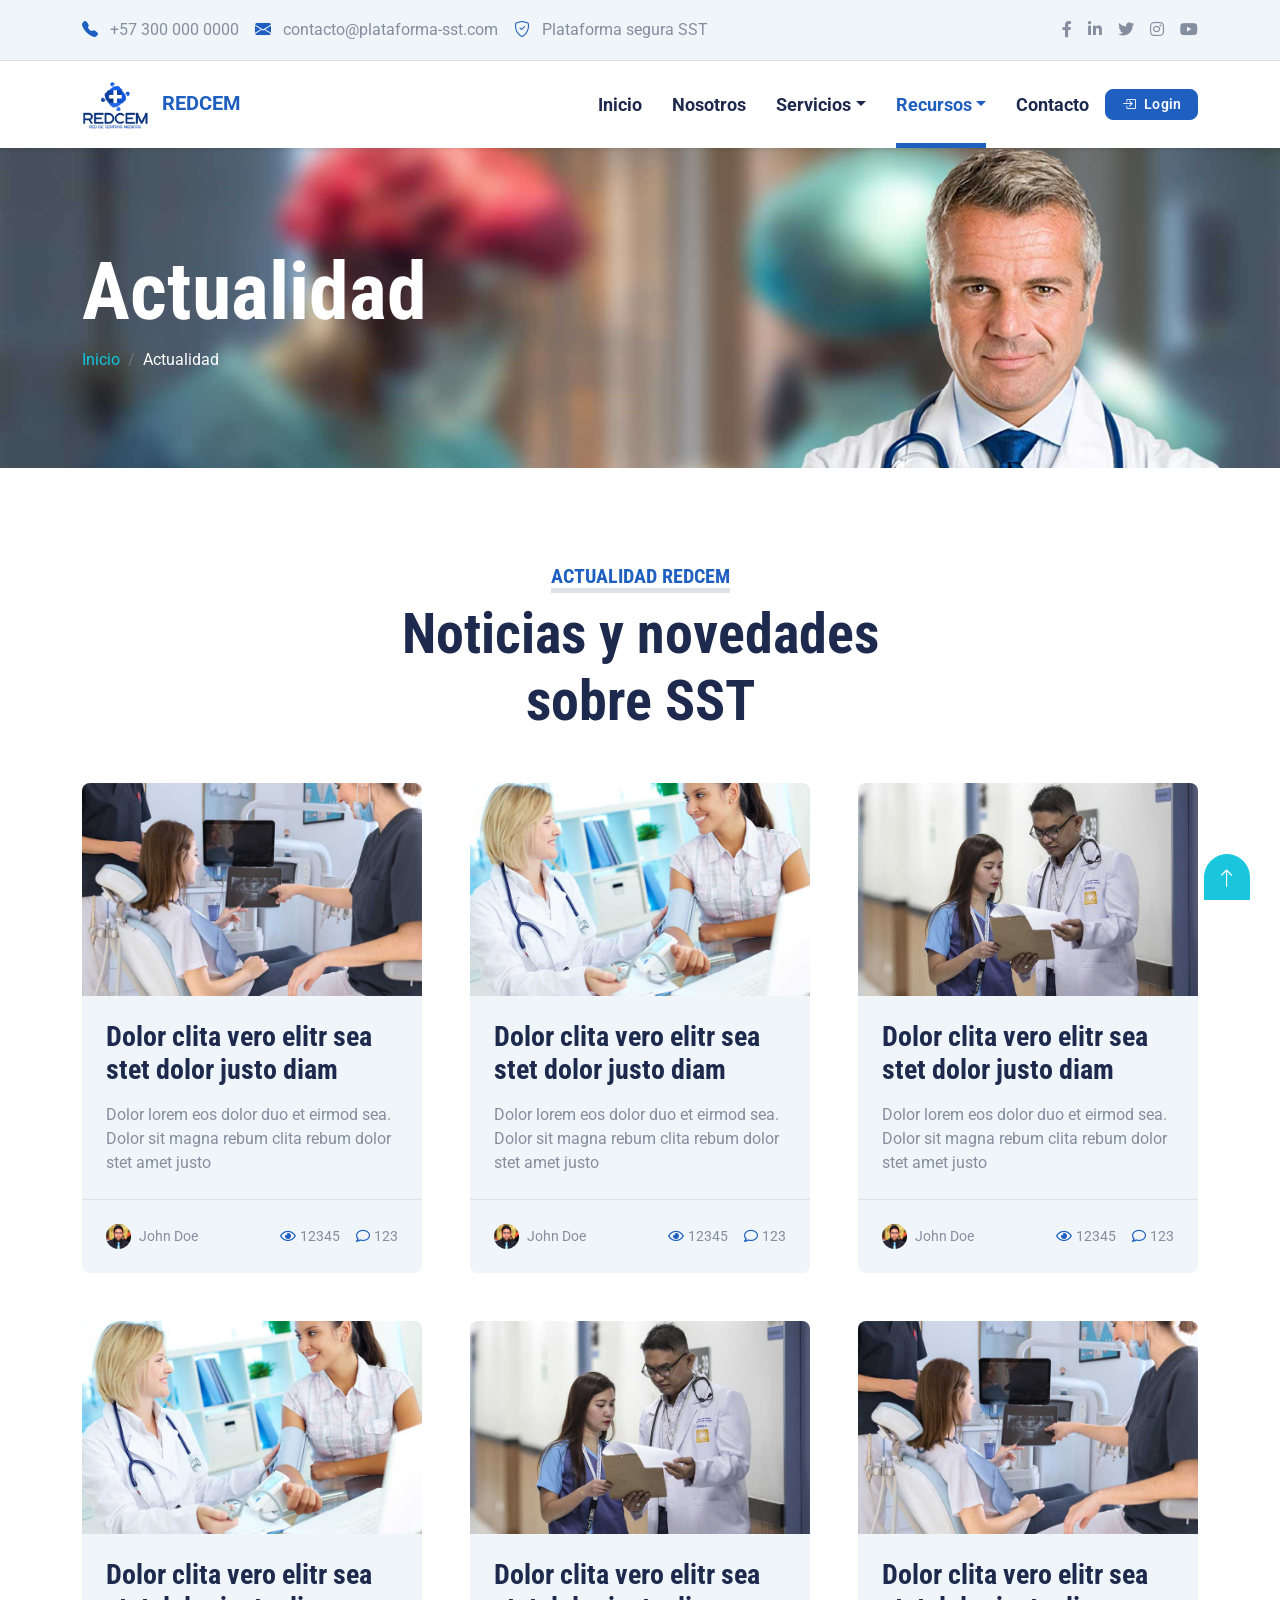
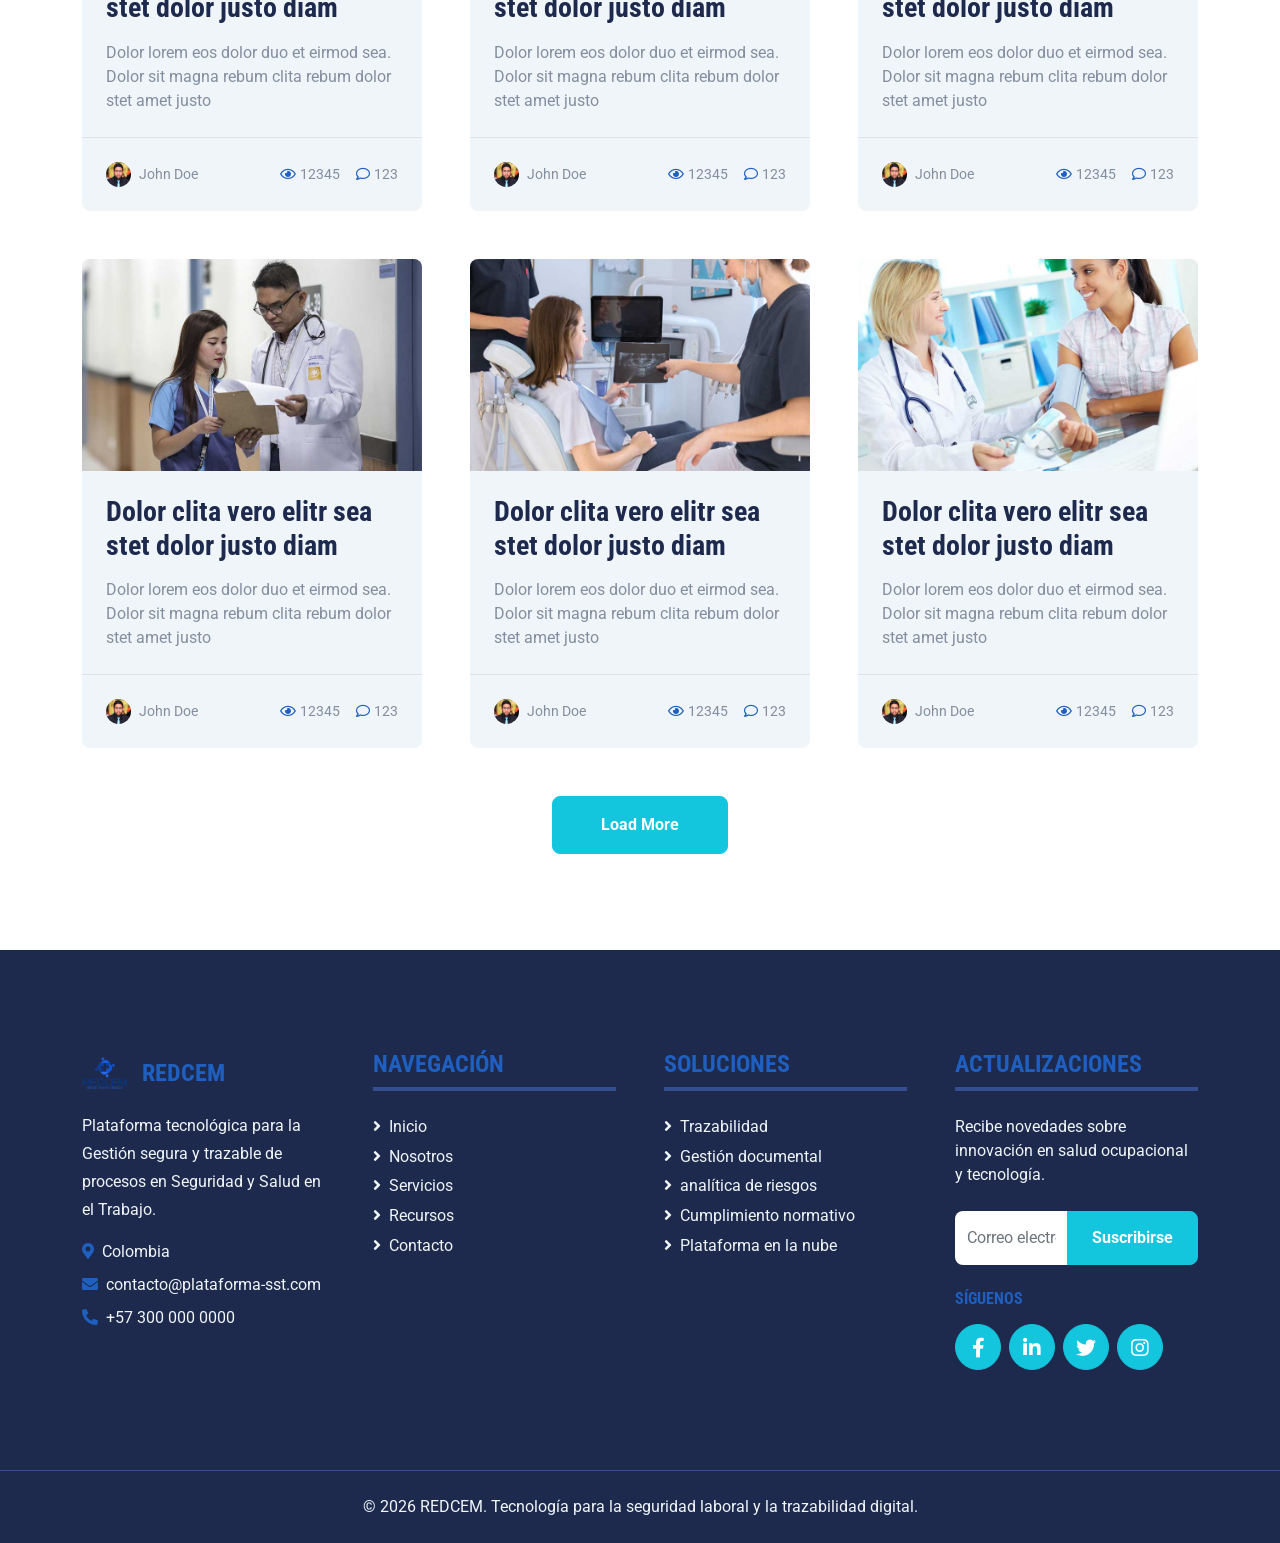
<file: blog.html>
﻿<!DOCTYPE html>
<html lang="en">

<head>
    <meta charset="utf-8">
    <title>REDCEM - Blog y Actualidad</title>
    <meta content="width=device-width, initial-scale=1.0" name="viewport">
    <meta content="Free HTML Templates" name="keywords">
    <meta content="Free HTML Templates" name="description">

    <!-- Favicon -->
    <link href="img/favicon.ico" rel="icon">

    <!-- Google Web Fonts -->
    <link rel="preconnect" href="https://fonts.gstatic.com">
    <link href="https://fonts.googleapis.com/css2?family=Roboto+Condensed:wght@400;700&family=Roboto:wght@400;700&display=swap" rel="stylesheet">  

    <!-- Icon Font Stylesheet -->
    <link href="https://cdnjs.cloudflare.com/ajax/libs/font-awesome/5.15.0/css/all.min.css" rel="stylesheet">
    <link href="https://cdn.jsdelivr.net/npm/bootstrap-icons@1.4.1/font/bootstrap-icons.css" rel="stylesheet">

    <!-- Libraries Stylesheet -->
    <link href="lib/owlcarousel/assets/owl.carousel.min.css" rel="stylesheet">
    <link href="lib/tempusdominus/css/tempusdominus-bootstrap-4.min.css" rel="stylesheet" />

    <!-- Customized Bootstrap Stylesheet -->
    <link href="css/bootstrap.min.css" rel="stylesheet">

    <!-- Template Stylesheet -->
    <link href="css/style.css" rel="stylesheet">
</head>

<body>
        <!-- Topbar Start -->
    <div class="container-fluid py-2 border-bottom d-none d-lg-block bg-light">
        <div class="container">
            <div class="row align-items-center">
                <div class="col-lg-8 col-md-7 text-center text-lg-start mb-2 mb-lg-0">
                    <div class="d-flex flex-wrap align-items-center gap-3">
                        <a class="text-decoration-none text-body" href="tel:+573000000000">
                            <i class="bi bi-telephone-fill text-primary me-2"></i>
                            +57 300 000 0000
                        </a>
                        <a class="text-decoration-none text-body" href="mailto:contacto@plataforma-sst.com">
                            <i class="bi bi-envelope-fill text-primary me-2"></i>
                            contacto@plataforma-sst.com
                        </a>
                        <span class="text-body">
                            <i class="bi bi-shield-check text-primary me-2"></i>
                            Plataforma segura SST
                        </span>
                    </div>
                </div>
                <div class="col-lg-4 col-md-5 text-center text-lg-end">
                    <div class="d-inline-flex align-items-center">
                        <a class="text-body px-2" href="#"><i class="fab fa-facebook-f"></i></a>
                        <a class="text-body px-2" href="#"><i class="fab fa-linkedin-in"></i></a>
                        <a class="text-body px-2" href="#"><i class="fab fa-twitter"></i></a>
                        <a class="text-body px-2" href="#"><i class="fab fa-instagram"></i></a>
                        <a class="text-body ps-2" href="#"><i class="fab fa-youtube"></i></a>
                    </div>
                </div>
            </div>
        </div>
    </div>
    <!-- Topbar End -->

    <!-- Navbar Start -->
    <div class="container-fluid sticky-top bg-white shadow-sm">
        <div class="container">
            <nav class="navbar navbar-expand-lg bg-white navbar-light py-3 py-lg-0">
                <a href="index.html" class="navbar-brand">
                    <img src="img/logoRedcem.png" alt="Redcem" style="height:50px;" class="me-2">
                    <span class="text-primary fw-bold">REDCEM</span>
                </a>
                <button class="navbar-toggler" type="button" data-bs-toggle="collapse" data-bs-target="#navbarCollapse">
                    <span class="navbar-toggler-icon"></span>
                </button>
                <div class="collapse navbar-collapse" id="navbarCollapse">
                    <div class="navbar-nav ms-auto py-0">
                        <a href="index.html" class="nav-item nav-link ">Inicio</a>
                        <a href="about.html" class="nav-item nav-link ">Nosotros</a>
                        <div class="nav-item dropdown">
                            <a href="#" class="nav-link dropdown-toggle " data-bs-toggle="dropdown">Servicios</a>
                            <div class="dropdown-menu m-0">
                                <a href="service.html" class="dropdown-item">Servicios</a>
                            </div>
                        </div>
                        <div class="nav-item dropdown">
                            <a href="#" class="nav-link dropdown-toggle active" data-bs-toggle="dropdown">Recursos</a>
                            <div class="dropdown-menu m-0">
                                <a href="blog.html" class="dropdown-item">Blog</a>
                                <a href="faq.html" class="dropdown-item">Preguntas frecuentes</a>
                                <a href="price.html" class="dropdown-item">Precios</a>
                                <a href="team.html" class="dropdown-item">Equipo</a>
                                <a href="testimonial.html" class="dropdown-item">Testimonios</a>
                                <a href="appointment.html" class="dropdown-item">Citas</a>
                            </div>
                        </div>
                        <a href="contact.html" class="nav-item nav-link">Contacto</a>
                        <div class="d-flex flex-column flex-lg-row align-items-stretch align-items-lg-center ms-lg-3 pt-3 pt-lg-0">
                            <a href="https://redcemed.com/loginasi" class="btn login-cta px-3 py-1" aria-label="Ir al login">
                                <i class="bi bi-box-arrow-in-right me-2"></i>Login
                            </a>
                        </div>
                    </div>
                </div>
            </nav>
        </div>
    </div>
    <!-- Navbar End -->


    <!-- Hero Start -->
    <div class="container-fluid bg-primary py-5 mb-5 hero-header">
        <div class="container py-5">
            <div class="row justify-content-start">
                <div class="col-lg-8 text-center text-lg-start">
                    <h1 class="display-1 text-white">Actualidad</h1>
                    <nav aria-label="breadcrumb">
                        <ol class="breadcrumb justify-content-center justify-content-lg-start mb-0">
                            <li class="breadcrumb-item"><a href="index.html">Inicio</a></li>
                            <li class="breadcrumb-item active" aria-current="page">Actualidad</li>
                        </ol>
                    </nav>
                </div>
            </div>
        </div>
    </div>
    <!-- Hero End -->


    <!-- Blog Start -->
    <div class="container-fluid py-5">
        <div class="container">
            <div class="text-center mx-auto mb-5" style="max-width: 500px;">
                <h5 class="d-inline-block text-primary text-uppercase border-bottom border-5">Actualidad REDCEM</h5>
                <h1 class="display-4">Noticias y novedades sobre SST</h1>
            </div>
            <div class="row g-5">
                <div class="col-xl-4 col-lg-6">
                    <div class="bg-light rounded overflow-hidden">
                        <img class="img-fluid w-100" src="img/blog-1.jpg" alt="">
                        <div class="p-4">
                            <a class="h3 d-block mb-3" href="">Dolor clita vero elitr sea stet dolor justo  diam</a>
                            <p class="m-0">Dolor lorem eos dolor duo et eirmod sea. Dolor sit magna
                                rebum clita rebum dolor stet amet justo</p>
                        </div>
                        <div class="d-flex justify-content-between border-top p-4">
                            <div class="d-flex align-items-center">
                                <img class="rounded-circle me-2" src="img/user.jpg" width="25" height="25" alt="">
                                <small>John Doe</small>
                            </div>
                            <div class="d-flex align-items-center">
                                <small class="ms-3"><i class="far fa-eye text-primary me-1"></i>12345</small>
                                <small class="ms-3"><i class="far fa-comment text-primary me-1"></i>123</small>
                            </div>
                        </div>
                    </div>
                </div>
                <div class="col-xl-4 col-lg-6">
                    <div class="bg-light rounded overflow-hidden">
                        <img class="img-fluid w-100" src="img/blog-2.jpg" alt="">
                        <div class="p-4">
                            <a class="h3 d-block mb-3" href="">Dolor clita vero elitr sea stet dolor justo  diam</a>
                            <p class="m-0">Dolor lorem eos dolor duo et eirmod sea. Dolor sit magna
                                rebum clita rebum dolor stet amet justo</p>
                        </div>
                        <div class="d-flex justify-content-between border-top p-4">
                            <div class="d-flex align-items-center">
                                <img class="rounded-circle me-2" src="img/user.jpg" width="25" height="25" alt="">
                                <small>John Doe</small>
                            </div>
                            <div class="d-flex align-items-center">
                                <small class="ms-3"><i class="far fa-eye text-primary me-1"></i>12345</small>
                                <small class="ms-3"><i class="far fa-comment text-primary me-1"></i>123</small>
                            </div>
                        </div>
                    </div>
                </div>
                <div class="col-xl-4 col-lg-6">
                    <div class="bg-light rounded overflow-hidden">
                        <img class="img-fluid w-100" src="img/blog-3.jpg" alt="">
                        <div class="p-4">
                            <a class="h3 d-block mb-3" href="">Dolor clita vero elitr sea stet dolor justo  diam</a>
                            <p class="m-0">Dolor lorem eos dolor duo et eirmod sea. Dolor sit magna
                                rebum clita rebum dolor stet amet justo</p>
                        </div>
                        <div class="d-flex justify-content-between border-top p-4">
                            <div class="d-flex align-items-center">
                                <img class="rounded-circle me-2" src="img/user.jpg" width="25" height="25" alt="">
                                <small>John Doe</small>
                            </div>
                            <div class="d-flex align-items-center">
                                <small class="ms-3"><i class="far fa-eye text-primary me-1"></i>12345</small>
                                <small class="ms-3"><i class="far fa-comment text-primary me-1"></i>123</small>
                            </div>
                        </div>
                    </div>
                </div>
                <div class="col-xl-4 col-lg-6">
                    <div class="bg-light rounded overflow-hidden">
                        <img class="img-fluid w-100" src="img/blog-2.jpg" alt="">
                        <div class="p-4">
                            <a class="h3 d-block mb-3" href="">Dolor clita vero elitr sea stet dolor justo  diam</a>
                            <p class="m-0">Dolor lorem eos dolor duo et eirmod sea. Dolor sit magna
                                rebum clita rebum dolor stet amet justo</p>
                        </div>
                        <div class="d-flex justify-content-between border-top p-4">
                            <div class="d-flex align-items-center">
                                <img class="rounded-circle me-2" src="img/user.jpg" width="25" height="25" alt="">
                                <small>John Doe</small>
                            </div>
                            <div class="d-flex align-items-center">
                                <small class="ms-3"><i class="far fa-eye text-primary me-1"></i>12345</small>
                                <small class="ms-3"><i class="far fa-comment text-primary me-1"></i>123</small>
                            </div>
                        </div>
                    </div>
                </div>
                <div class="col-xl-4 col-lg-6">
                    <div class="bg-light rounded overflow-hidden">
                        <img class="img-fluid w-100" src="img/blog-3.jpg" alt="">
                        <div class="p-4">
                            <a class="h3 d-block mb-3" href="">Dolor clita vero elitr sea stet dolor justo  diam</a>
                            <p class="m-0">Dolor lorem eos dolor duo et eirmod sea. Dolor sit magna
                                rebum clita rebum dolor stet amet justo</p>
                        </div>
                        <div class="d-flex justify-content-between border-top p-4">
                            <div class="d-flex align-items-center">
                                <img class="rounded-circle me-2" src="img/user.jpg" width="25" height="25" alt="">
                                <small>John Doe</small>
                            </div>
                            <div class="d-flex align-items-center">
                                <small class="ms-3"><i class="far fa-eye text-primary me-1"></i>12345</small>
                                <small class="ms-3"><i class="far fa-comment text-primary me-1"></i>123</small>
                            </div>
                        </div>
                    </div>
                </div>
                <div class="col-xl-4 col-lg-6">
                    <div class="bg-light rounded overflow-hidden">
                        <img class="img-fluid w-100" src="img/blog-1.jpg" alt="">
                        <div class="p-4">
                            <a class="h3 d-block mb-3" href="">Dolor clita vero elitr sea stet dolor justo  diam</a>
                            <p class="m-0">Dolor lorem eos dolor duo et eirmod sea. Dolor sit magna
                                rebum clita rebum dolor stet amet justo</p>
                        </div>
                        <div class="d-flex justify-content-between border-top p-4">
                            <div class="d-flex align-items-center">
                                <img class="rounded-circle me-2" src="img/user.jpg" width="25" height="25" alt="">
                                <small>John Doe</small>
                            </div>
                            <div class="d-flex align-items-center">
                                <small class="ms-3"><i class="far fa-eye text-primary me-1"></i>12345</small>
                                <small class="ms-3"><i class="far fa-comment text-primary me-1"></i>123</small>
                            </div>
                        </div>
                    </div>
                </div>
                <div class="col-xl-4 col-lg-6">
                    <div class="bg-light rounded overflow-hidden">
                        <img class="img-fluid w-100" src="img/blog-3.jpg" alt="">
                        <div class="p-4">
                            <a class="h3 d-block mb-3" href="">Dolor clita vero elitr sea stet dolor justo  diam</a>
                            <p class="m-0">Dolor lorem eos dolor duo et eirmod sea. Dolor sit magna
                                rebum clita rebum dolor stet amet justo</p>
                        </div>
                        <div class="d-flex justify-content-between border-top p-4">
                            <div class="d-flex align-items-center">
                                <img class="rounded-circle me-2" src="img/user.jpg" width="25" height="25" alt="">
                                <small>John Doe</small>
                            </div>
                            <div class="d-flex align-items-center">
                                <small class="ms-3"><i class="far fa-eye text-primary me-1"></i>12345</small>
                                <small class="ms-3"><i class="far fa-comment text-primary me-1"></i>123</small>
                            </div>
                        </div>
                    </div>
                </div>
                <div class="col-xl-4 col-lg-6">
                    <div class="bg-light rounded overflow-hidden">
                        <img class="img-fluid w-100" src="img/blog-1.jpg" alt="">
                        <div class="p-4">
                            <a class="h3 d-block mb-3" href="">Dolor clita vero elitr sea stet dolor justo  diam</a>
                            <p class="m-0">Dolor lorem eos dolor duo et eirmod sea. Dolor sit magna
                                rebum clita rebum dolor stet amet justo</p>
                        </div>
                        <div class="d-flex justify-content-between border-top p-4">
                            <div class="d-flex align-items-center">
                                <img class="rounded-circle me-2" src="img/user.jpg" width="25" height="25" alt="">
                                <small>John Doe</small>
                            </div>
                            <div class="d-flex align-items-center">
                                <small class="ms-3"><i class="far fa-eye text-primary me-1"></i>12345</small>
                                <small class="ms-3"><i class="far fa-comment text-primary me-1"></i>123</small>
                            </div>
                        </div>
                    </div>
                </div>
                <div class="col-xl-4 col-lg-6">
                    <div class="bg-light rounded overflow-hidden">
                        <img class="img-fluid w-100" src="img/blog-2.jpg" alt="">
                        <div class="p-4">
                            <a class="h3 d-block mb-3" href="">Dolor clita vero elitr sea stet dolor justo  diam</a>
                            <p class="m-0">Dolor lorem eos dolor duo et eirmod sea. Dolor sit magna
                                rebum clita rebum dolor stet amet justo</p>
                        </div>
                        <div class="d-flex justify-content-between border-top p-4">
                            <div class="d-flex align-items-center">
                                <img class="rounded-circle me-2" src="img/user.jpg" width="25" height="25" alt="">
                                <small>John Doe</small>
                            </div>
                            <div class="d-flex align-items-center">
                                <small class="ms-3"><i class="far fa-eye text-primary me-1"></i>12345</small>
                                <small class="ms-3"><i class="far fa-comment text-primary me-1"></i>123</small>
                            </div>
                        </div>
                    </div>
                </div>
                <div class="col-12 text-center">
                    <button class="btn btn-primary py-3 px-5">Load More</button>
                </div>
            </div>
        </div>
    </div>
    <!-- Blog End -->
    

            <!-- Footer Start -->
    <div class="container-fluid bg-dark text-light mt-5 py-5 site-footer">
        <div class="container py-5">
            <div class="row g-5 align-items-stretch text-center text-lg-start">
                <div class="col-lg-3 col-md-6 d-flex">
                    <div class="footer-card w-100">
                        <div class="footer-brand justify-content-center justify-content-lg-start">
                            <img src="img/logoRedcem.png" alt="REDCEM">
                            <h4 class="text-primary text-uppercase mb-0">REDCEM</h4>
                        </div>
                        <p class="footer-lead mx-auto mx-lg-0">
                            Plataforma tecnológica para la Gestión segura y trazable de procesos en Seguridad y Salud en el Trabajo.
                        </p>
                        <div class="footer-meta">
                            <p class="mb-0"><i class="fa fa-map-marker-alt text-primary me-2"></i>Colombia</p>
                            <p class="mb-0"><i class="fa fa-envelope text-primary me-2"></i>contacto@plataforma-sst.com</p>
                            <p class="mb-0"><i class="fa fa-phone-alt text-primary me-2"></i>+57 300 000 0000</p>
                        </div>
                    </div>
                </div>
                <div class="col-lg-3 col-md-6 d-flex">
                    <div class="footer-card w-100">
                        <h4 class="text-primary text-uppercase border-bottom border-4 border-secondary pb-2 mb-4">Navegación</h4>
                        <div class="footer-links">
                            <a class="text-light" href="index.html"><i class="fa fa-angle-right me-2"></i>Inicio</a>
                            <a class="text-light" href="about.html"><i class="fa fa-angle-right me-2"></i>Nosotros</a>
                            <a class="text-light" href="service.html"><i class="fa fa-angle-right me-2"></i>Servicios</a>
                            <a class="text-light" href="blog.html"><i class="fa fa-angle-right me-2"></i>Recursos</a>
                            <a class="text-light" href="contact.html"><i class="fa fa-angle-right me-2"></i>Contacto</a>
                        </div>
                    </div>
                </div>
                <div class="col-lg-3 col-md-6 d-flex">
                    <div class="footer-card w-100">
                        <h4 class="text-primary text-uppercase border-bottom border-4 border-secondary pb-2 mb-4">Soluciones</h4>
                        <div class="footer-links">
                            <a class="text-light" href="service.html"><i class="fa fa-angle-right me-2"></i>Trazabilidad</a>
                            <a class="text-light" href="service.html"><i class="fa fa-angle-right me-2"></i>Gestión documental</a>
                            <a class="text-light" href="service.html"><i class="fa fa-angle-right me-2"></i>analítica de riesgos</a>
                            <a class="text-light" href="service.html"><i class="fa fa-angle-right me-2"></i>Cumplimiento normativo</a>
                            <a class="text-light" href="service.html"><i class="fa fa-angle-right me-2"></i>Plataforma en la nube</a>
                        </div>
                    </div>
                </div>
                <div class="col-lg-3 col-md-6 d-flex">
                    <div class="footer-card w-100 footer-newsletter">
                        <h4 class="text-primary text-uppercase border-bottom border-4 border-secondary pb-2 mb-4">Actualizaciones</h4>
                        <p class="mb-4">Recibe novedades sobre innovación en salud ocupacional y tecnología.</p>
                        <form>
                            <div class="input-group">
                                <input type="email" class="form-control border-0" placeholder="Correo electrónico">
                                <button class="btn btn-primary px-4" type="submit">Suscribirse</button>
                            </div>
                        </form>
                        <h6 class="text-primary text-uppercase mt-4 mb-3">Síguenos</h6>
                        <div class="d-flex justify-content-center justify-content-lg-start footer-social">
                            <a class="btn btn-lg btn-primary btn-lg-square rounded-circle me-2" href="#"><i class="fab fa-facebook-f"></i></a>
                            <a class="btn btn-lg btn-primary btn-lg-square rounded-circle me-2" href="#"><i class="fab fa-linkedin-in"></i></a>
                            <a class="btn btn-lg btn-primary btn-lg-square rounded-circle me-2" href="#"><i class="fab fa-twitter"></i></a>
                            <a class="btn btn-lg btn-primary btn-lg-square rounded-circle" href="#"><i class="fab fa-instagram"></i></a>
                        </div>
                    </div>
                </div>
            </div>
        </div>
    </div>
    <div class="container-fluid bg-dark text-light border-top border-secondary py-4">
        <div class="container">
            <p class="mb-0 text-center">
                © 2026 REDCEM. Tecnología para la seguridad laboral y la trazabilidad digital.
            </p>
        </div>
    </div>
    <!-- Footer End -->

    <!-- Back to Top -->
    <a href="#" class="btn btn-lg btn-primary btn-lg-square back-to-top"><i class="bi bi-arrow-up"></i></a>


    <!-- JavaScript Libraries -->
    <script src="https://code.jquery.com/jquery-3.4.1.min.js"></script>
    <script src="https://cdn.jsdelivr.net/npm/bootstrap@5.0.0/dist/js/bootstrap.bundle.min.js"></script>
    <script src="lib/easing/easing.min.js"></script>
    <script src="lib/waypoints/waypoints.min.js"></script>
    <script src="lib/owlcarousel/owl.carousel.min.js"></script>
    <script src="lib/tempusdominus/js/moment.min.js"></script>
    <script src="lib/tempusdominus/js/moment-timezone.min.js"></script>
    <script src="lib/tempusdominus/js/tempusdominus-bootstrap-4.min.js"></script>

    <!-- Template Javascript -->
    <script src="js/main.js"></script>
</body>

</html>
</file>
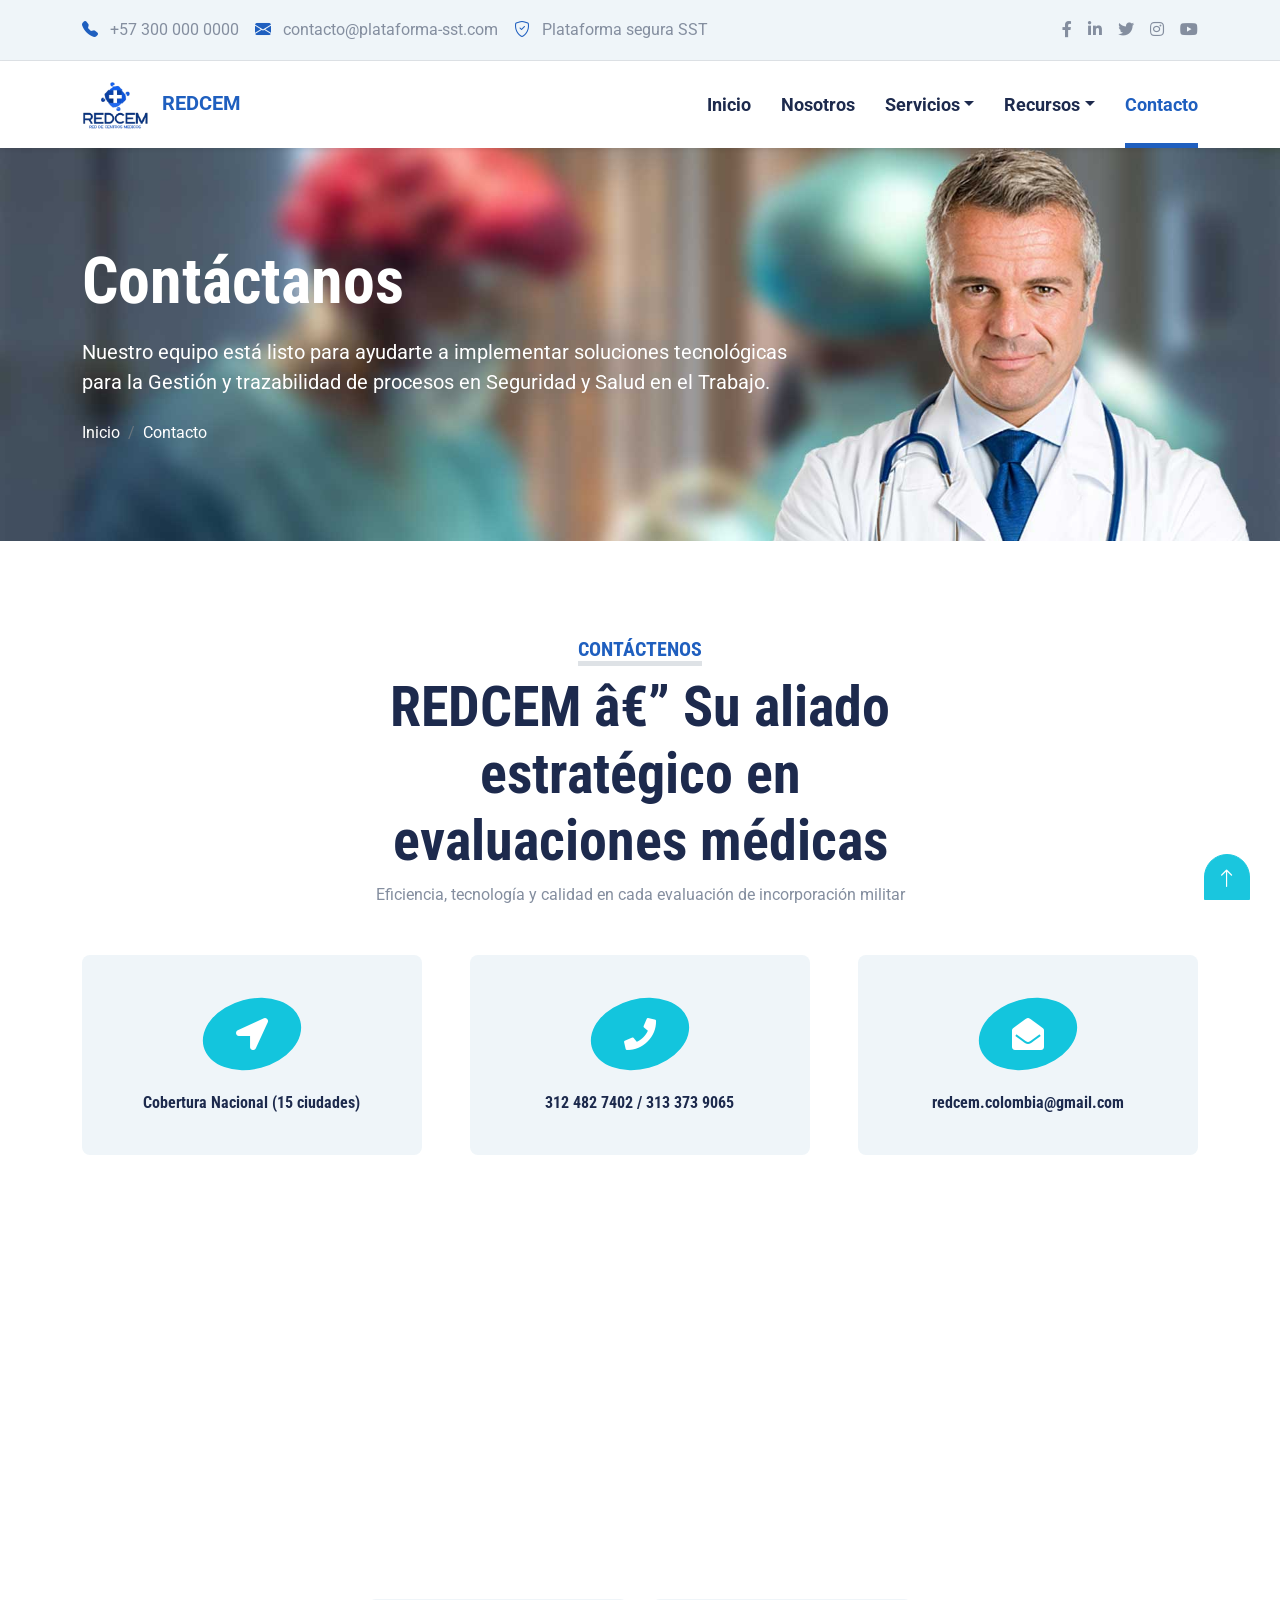
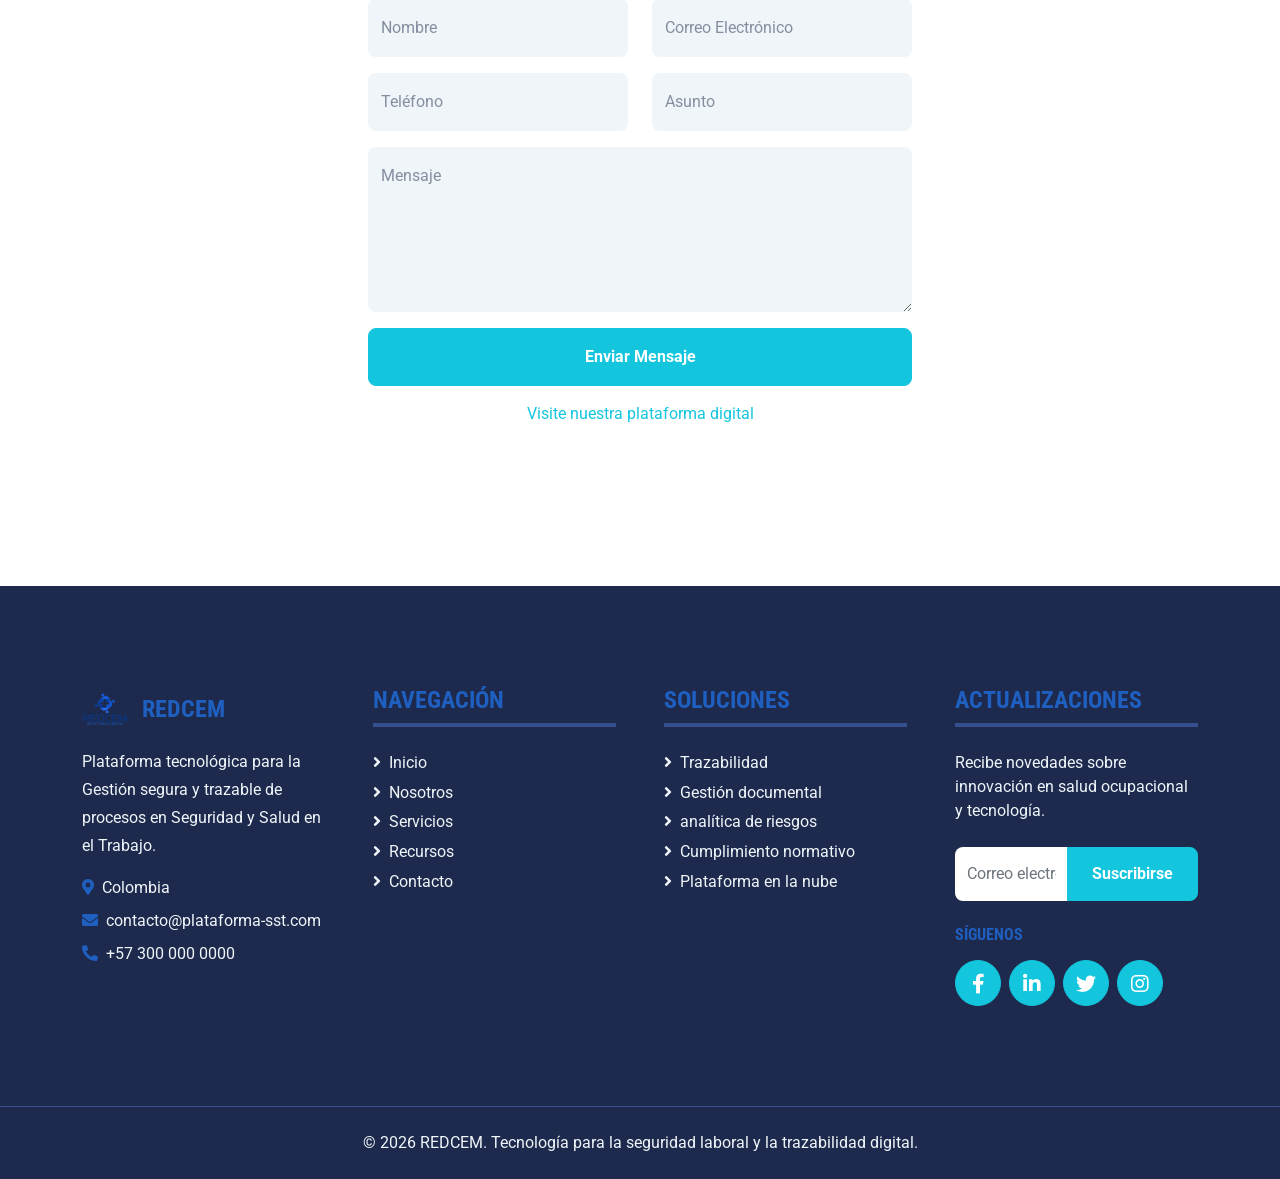
<file: contact.html>
﻿<!DOCTYPE html>
<html lang="en">

<head>
    <meta charset="utf-8">
    <title>REDCEM - Red de Centros Medicos</title>
    <meta content="width=device-width, initial-scale=1.0" name="viewport">
    <meta content="Free HTML Templates" name="keywords">
    <meta content="Free HTML Templates" name="description">

    <!-- Favicon -->
     <link href="img/favicon.png" rel="icon">

    <!-- Google Web Fonts -->
    <link rel="preconnect" href="https://fonts.gstatic.com">
    <link href="https://fonts.googleapis.com/css2?family=Roboto+Condensed:wght@400;700&family=Roboto:wght@400;700&display=swap" rel="stylesheet">  

    <!-- Icon Font Stylesheet -->
    <link href="https://cdnjs.cloudflare.com/ajax/libs/font-awesome/5.15.0/css/all.min.css" rel="stylesheet">
    <link href="https://cdn.jsdelivr.net/npm/bootstrap-icons@1.4.1/font/bootstrap-icons.css" rel="stylesheet">

    <!-- Libraries Stylesheet -->
    <link href="lib/owlcarousel/assets/owl.carousel.min.css" rel="stylesheet">
    <link href="lib/tempusdominus/css/tempusdominus-bootstrap-4.min.css" rel="stylesheet" />

    <!-- Customized Bootstrap Stylesheet -->
    <link href="css/bootstrap.min.css" rel="stylesheet">

    <!-- Template Stylesheet -->
    <link href="css/style.css" rel="stylesheet">
</head>

<body>
        <!-- Topbar Start -->
    <div class="container-fluid py-2 border-bottom d-none d-lg-block bg-light">
        <div class="container">
            <div class="row align-items-center">
                <div class="col-lg-8 col-md-7 text-center text-lg-start mb-2 mb-lg-0">
                    <div class="d-flex flex-wrap align-items-center gap-3">
                        <a class="text-decoration-none text-body" href="tel:+573000000000">
                            <i class="bi bi-telephone-fill text-primary me-2"></i>
                            +57 300 000 0000
                        </a>
                        <a class="text-decoration-none text-body" href="mailto:contacto@plataforma-sst.com">
                            <i class="bi bi-envelope-fill text-primary me-2"></i>
                            contacto@plataforma-sst.com
                        </a>
                        <span class="text-body">
                            <i class="bi bi-shield-check text-primary me-2"></i>
                            Plataforma segura SST
                        </span>
                    </div>
                </div>
                <div class="col-lg-4 col-md-5 text-center text-lg-end">
                    <div class="d-inline-flex align-items-center">
                        <a class="text-body px-2" href="#"><i class="fab fa-facebook-f"></i></a>
                        <a class="text-body px-2" href="#"><i class="fab fa-linkedin-in"></i></a>
                        <a class="text-body px-2" href="#"><i class="fab fa-twitter"></i></a>
                        <a class="text-body px-2" href="#"><i class="fab fa-instagram"></i></a>
                        <a class="text-body ps-2" href="#"><i class="fab fa-youtube"></i></a>
                    </div>
                </div>
            </div>
        </div>
    </div>
    <!-- Topbar End -->

    <!-- Navbar Start -->
    <div class="container-fluid sticky-top bg-white shadow-sm">
        <div class="container">
            <nav class="navbar navbar-expand-lg bg-white navbar-light py-3 py-lg-0">
                <a href="index.html" class="navbar-brand">
                    <img src="img/logoRedcem.png" alt="Redcem" style="height:50px;" class="me-2">
                    <span class="text-primary fw-bold">REDCEM</span>
                </a>
                <button class="navbar-toggler" type="button" data-bs-toggle="collapse" data-bs-target="#navbarCollapse">
                    <span class="navbar-toggler-icon"></span>
                </button>
                <div class="collapse navbar-collapse" id="navbarCollapse">
                    <div class="navbar-nav ms-auto py-0">
                        <a href="index.html" class="nav-item nav-link ">Inicio</a>
                        <a href="about.html" class="nav-item nav-link ">Nosotros</a>
                        <div class="nav-item dropdown">
                            <a href="#" class="nav-link dropdown-toggle " data-bs-toggle="dropdown">Servicios</a>
                            <div class="dropdown-menu m-0">
                                <a href="service.html" class="dropdown-item">Servicios</a>
                            </div>
                        </div>
                        <div class="nav-item dropdown">
                            <a href="#" class="nav-link dropdown-toggle " data-bs-toggle="dropdown">Recursos</a>
                            <div class="dropdown-menu m-0">
                                <a href="blog.html" class="dropdown-item">Blog</a>
                                <a href="faq.html" class="dropdown-item">Preguntas frecuentes</a>
                                <a href="price.html" class="dropdown-item">Precios</a>
                                <a href="team.html" class="dropdown-item">Equipo</a>
                                <a href="testimonial.html" class="dropdown-item">Testimonios</a>
                                <a href="appointment.html" class="dropdown-item">Citas</a>
                            </div>
                        </div>
                        <a href="contact.html" class="nav-item nav-link active">Contacto</a>
                    </div>
                </div>
            </nav>
        </div>
    </div>
    <!-- Navbar End -->

<!-- Hero Start -->
<div class="container-fluid bg-primary py-5 mb-5 hero-header">
    <div class="container py-5">
        <div class="row justify-content-start">

            <div class="col-lg-8 text-center text-lg-start">

                <h1 class="display-3 text-white mb-3">
                    Contáctanos
                </h1>

                <p class="text-white fs-5 mb-4">
                    Nuestro equipo está listo para ayudarte a implementar
                    soluciones tecnológicas para la Gestión y trazabilidad
                    de procesos en Seguridad y Salud en el Trabajo.
                </p>

                <nav aria-label="breadcrumb">
                    <ol class="breadcrumb justify-content-center justify-content-lg-start mb-0">

                        <li class="breadcrumb-item">
                            <a class="text-white" href="index.html">Inicio</a>
                        </li>

                        <li class="breadcrumb-item active text-white" aria-current="page">
                            Contacto
                        </li>

                    </ol>
                </nav>

            </div>

        </div>
    </div>
</div>
<!-- Hero End -->


   <!-- Contact Start -->
<div class="container-fluid pt-5">
    <div class="container">
        <div class="text-center mx-auto mb-5" style="max-width: 600px;">
            <h5 class="d-inline-block text-primary text-uppercase border-bottom border-5">Contáctenos</h5>
            <h1 class="display-4">REDCEM â€” Su aliado estratégico en evaluaciones médicas</h1>
            <p>Eficiencia, tecnología y calidad en cada evaluación de incorporación militar</p>
        </div>
        <div class="row g-5 mb-5">
            <div class="col-lg-4">
                <div class="bg-light rounded d-flex flex-column align-items-center justify-content-center text-center" style="height: 200px;">
                    <div class="d-flex align-items-center justify-content-center bg-primary rounded-circle mb-4" style="width: 100px; height: 70px; transform: rotate(-15deg);">
                        <i class="fa fa-2x fa-location-arrow text-white" style="transform: rotate(15deg);"></i>
                    </div>
                    <h6 class="mb-0">Cobertura Nacional (15 ciudades)</h6>
                </div>
            </div>
            <div class="col-lg-4">
                <div class="bg-light rounded d-flex flex-column align-items-center justify-content-center text-center" style="height: 200px;">
                    <div class="d-flex align-items-center justify-content-center bg-primary rounded-circle mb-4" style="width: 100px; height: 70px; transform: rotate(-15deg);">
                        <i class="fa fa-2x fa-phone text-white" style="transform: rotate(15deg);"></i>
                    </div>
                    <h6 class="mb-0">312 482 7402 / 313 373 9065</h6>
                </div>
            </div>
            <div class="col-lg-4">
                <div class="bg-light rounded d-flex flex-column align-items-center justify-content-center text-center" style="height: 200px;">
                    <div class="d-flex align-items-center justify-content-center bg-primary rounded-circle mb-4" style="width: 100px; height: 70px; transform: rotate(-15deg);">
                        <i class="fa fa-2x fa-envelope-open text-white" style="transform: rotate(15deg);"></i>
                    </div>
                    <h6 class="mb-0">redcem.colombia@gmail.com</h6>
                </div>
            </div>
        </div>
        <div class="row">
            <div class="col-12" style="height: 500px;">
                <div class="position-relative h-100">
                    <iframe class="position-relative w-100 h-100"
                        src="https://www.google.com/maps/embed?pb=!1m18!1m12!1m3!1d3963.482847058552!2d-73.89630618477123!3d4.153107643041249!2m3!1f0!2f0!3f0!3m2!1i1024!2i768!4f13.1!3m3!1m2!1s0x8e664fc845d8b1af%3A0xa7e7d4793f2b7896!2sVillavicencio%2C%20Meta%2C%20Colombia!5e0!3m2!1ses!2sco!4v1603794290143!5m2!1ses!2sco"
                        frameborder="0" style="border:0;" allowfullscreen="" aria-hidden="false"
                        tabindex="0"></iframe>
                </div>
            </div>
        </div>
        <div class="row justify-content-center position-relative" style="margin-top: -200px; z-index: 1;">
            <div class="col-lg-8">
                <div class="bg-white rounded p-4 p-md-5 m-4 m-md-5 mb-0">
                    <div class="contact-form">
                        <div id="alertMessage"></div>
                        <form id="contactForm" novalidate="novalidate">
                            <div class="row">
                                <div class="col-sm-6 control-group">
                                    <div class="form-floating">
                                        <input type="text" class="form-control bg-light border-0" id="name" placeholder="Nombre" required="required" data-validation-required-message="Por favor ingrese su nombre" />
                                        <label for="name">Nombre</label>
                                    </div>
                                    <p class="help-block text-danger"></p>
                                </div>
                                <div class="col-sm-6 control-group">
                                    <div class="form-floating">
                                        <input type="email" class="form-control bg-light border-0" id="email" placeholder="Correo" required="required" data-validation-required-message="Por favor ingrese su correo electrónico" />
                                        <label for="email">Correo Electrónico</label>
                                    </div>
                                    <p class="help-block text-danger"></p>
                                </div>
                                <div class="col-sm-6 control-group">
                                    <div class="form-floating">
                                        <input type="text" class="form-control bg-light border-0" id="mobile" placeholder="Teléfono" required="required" data-validation-required-message="Por favor ingrese su número" pattern="^(?![-. ])[\d().+\- ]{6,14}\d$" data-validation-pattern-message="Número inválido" />
                                        <label for="mobile">Teléfono</label>
                                    </div>
                                    <p class="help-block text-danger"></p>
                                </div>
                                <div class="col-sm-6 control-group">
                                    <div class="form-floating">
                                        <input type="text" class="form-control bg-light border-0" id="subject" placeholder="Asunto" required="required" data-validation-required-message="Por favor ingrese un asunto" />
                                        <label for="subject">Asunto</label>
                                    </div>
                                    <p class="help-block text-danger"></p>
                                </div>
                                <div class="col-12 control-group">
                                    <div class="form-floating">
                                        <textarea style="height: 165px" class="form-control bg-light border-0" id="message" placeholder="Mensaje" required="required" data-validation-required-message="Por favor ingrese su mensaje"></textarea>
                                        <label for="message">Mensaje</label>
                                    </div>
                                    <p class="help-block text-danger"></p>
                                </div>
                                <div class="col-12 text-center">
                                    <button class="btn btn-primary w-100 py-3 px-5" type="submit" id="sendMessageButton">
                                        <span>Enviar Mensaje</span>
                                        <div class="d-none spinner-border spinner-border-sm text-light ms-3" role="status"></div>
                                    </button>
                                </div>
                            </div>
                        </form>
                        <p class="mt-3 text-center"><a href="https://www.redcem.com.co" target="_blank">Visite nuestra plataforma digital</a></p>
                    </div>
                </div>
            </div>
        </div>
    </div>
</div>
<!-- Contact End -->


           <!-- Footer Start -->
    <div class="container-fluid bg-dark text-light mt-5 py-5 site-footer">
        <div class="container py-5">
            <div class="row g-5 align-items-stretch text-center text-lg-start">
                <div class="col-lg-3 col-md-6 d-flex">
                    <div class="footer-card w-100">
                        <div class="footer-brand justify-content-center justify-content-lg-start">
                            <img src="img/logoRedcem.png" alt="REDCEM">
                            <h4 class="text-primary text-uppercase mb-0">REDCEM</h4>
                        </div>
                        <p class="footer-lead mx-auto mx-lg-0">
                            Plataforma tecnológica para la Gestión segura y trazable de procesos en Seguridad y Salud en el Trabajo.
                        </p>
                        <div class="footer-meta">
                            <p class="mb-0"><i class="fa fa-map-marker-alt text-primary me-2"></i>Colombia</p>
                            <p class="mb-0"><i class="fa fa-envelope text-primary me-2"></i>contacto@plataforma-sst.com</p>
                            <p class="mb-0"><i class="fa fa-phone-alt text-primary me-2"></i>+57 300 000 0000</p>
                        </div>
                    </div>
                </div>
                <div class="col-lg-3 col-md-6 d-flex">
                    <div class="footer-card w-100">
                        <h4 class="text-primary text-uppercase border-bottom border-4 border-secondary pb-2 mb-4">Navegación</h4>
                        <div class="footer-links">
                            <a class="text-light" href="index.html"><i class="fa fa-angle-right me-2"></i>Inicio</a>
                            <a class="text-light" href="about.html"><i class="fa fa-angle-right me-2"></i>Nosotros</a>
                            <a class="text-light" href="service.html"><i class="fa fa-angle-right me-2"></i>Servicios</a>
                            <a class="text-light" href="blog.html"><i class="fa fa-angle-right me-2"></i>Recursos</a>
                            <a class="text-light" href="contact.html"><i class="fa fa-angle-right me-2"></i>Contacto</a>
                        </div>
                    </div>
                </div>
                <div class="col-lg-3 col-md-6 d-flex">
                    <div class="footer-card w-100">
                        <h4 class="text-primary text-uppercase border-bottom border-4 border-secondary pb-2 mb-4">Soluciones</h4>
                        <div class="footer-links">
                            <a class="text-light" href="service.html"><i class="fa fa-angle-right me-2"></i>Trazabilidad</a>
                            <a class="text-light" href="service.html"><i class="fa fa-angle-right me-2"></i>Gestión documental</a>
                            <a class="text-light" href="service.html"><i class="fa fa-angle-right me-2"></i>analítica de riesgos</a>
                            <a class="text-light" href="service.html"><i class="fa fa-angle-right me-2"></i>Cumplimiento normativo</a>
                            <a class="text-light" href="service.html"><i class="fa fa-angle-right me-2"></i>Plataforma en la nube</a>
                        </div>
                    </div>
                </div>
                <div class="col-lg-3 col-md-6 d-flex">
                    <div class="footer-card w-100 footer-newsletter">
                        <h4 class="text-primary text-uppercase border-bottom border-4 border-secondary pb-2 mb-4">Actualizaciones</h4>
                        <p class="mb-4">Recibe novedades sobre innovación en salud ocupacional y tecnología.</p>
                        <form>
                            <div class="input-group">
                                <input type="email" class="form-control border-0" placeholder="Correo electrónico">
                                <button class="btn btn-primary px-4" type="submit">Suscribirse</button>
                            </div>
                        </form>
                        <h6 class="text-primary text-uppercase mt-4 mb-3">Síguenos</h6>
                        <div class="d-flex justify-content-center justify-content-lg-start footer-social">
                            <a class="btn btn-lg btn-primary btn-lg-square rounded-circle me-2" href="#"><i class="fab fa-facebook-f"></i></a>
                            <a class="btn btn-lg btn-primary btn-lg-square rounded-circle me-2" href="#"><i class="fab fa-linkedin-in"></i></a>
                            <a class="btn btn-lg btn-primary btn-lg-square rounded-circle me-2" href="#"><i class="fab fa-twitter"></i></a>
                            <a class="btn btn-lg btn-primary btn-lg-square rounded-circle" href="#"><i class="fab fa-instagram"></i></a>
                        </div>
                    </div>
                </div>
            </div>
        </div>
    </div>
    <div class="container-fluid bg-dark text-light border-top border-secondary py-4">
        <div class="container">
            <p class="mb-0 text-center">
                © 2026 REDCEM. Tecnología para la seguridad laboral y la trazabilidad digital.
            </p>
        </div>
    </div>
    <!-- Footer End -->

    <!-- Back to Top -->
    <a href="#" class="btn btn-lg btn-primary btn-lg-square back-to-top"><i class="bi bi-arrow-up"></i></a>


    <!-- JavaScript Libraries -->
    <script src="https://code.jquery.com/jquery-3.4.1.min.js"></script>
    <script src="https://cdn.jsdelivr.net/npm/bootstrap@5.0.0/dist/js/bootstrap.bundle.min.js"></script>
    <script src="lib/easing/easing.min.js"></script>
    <script src="lib/waypoints/waypoints.min.js"></script>
    <script src="lib/owlcarousel/owl.carousel.min.js"></script>
    <script src="lib/tempusdominus/js/moment.min.js"></script>
    <script src="lib/tempusdominus/js/moment-timezone.min.js"></script>
    <script src="lib/tempusdominus/js/tempusdominus-bootstrap-4.min.js"></script>

    <!-- Template Javascript -->
    <script src="js/main.js"></script>

    <!-- Contact Form Javascript -->
    <script src="mailer/validation.form.js"></script>
    <script src="mailer/contact.form.js"></script>
</body>

</html>
</file>
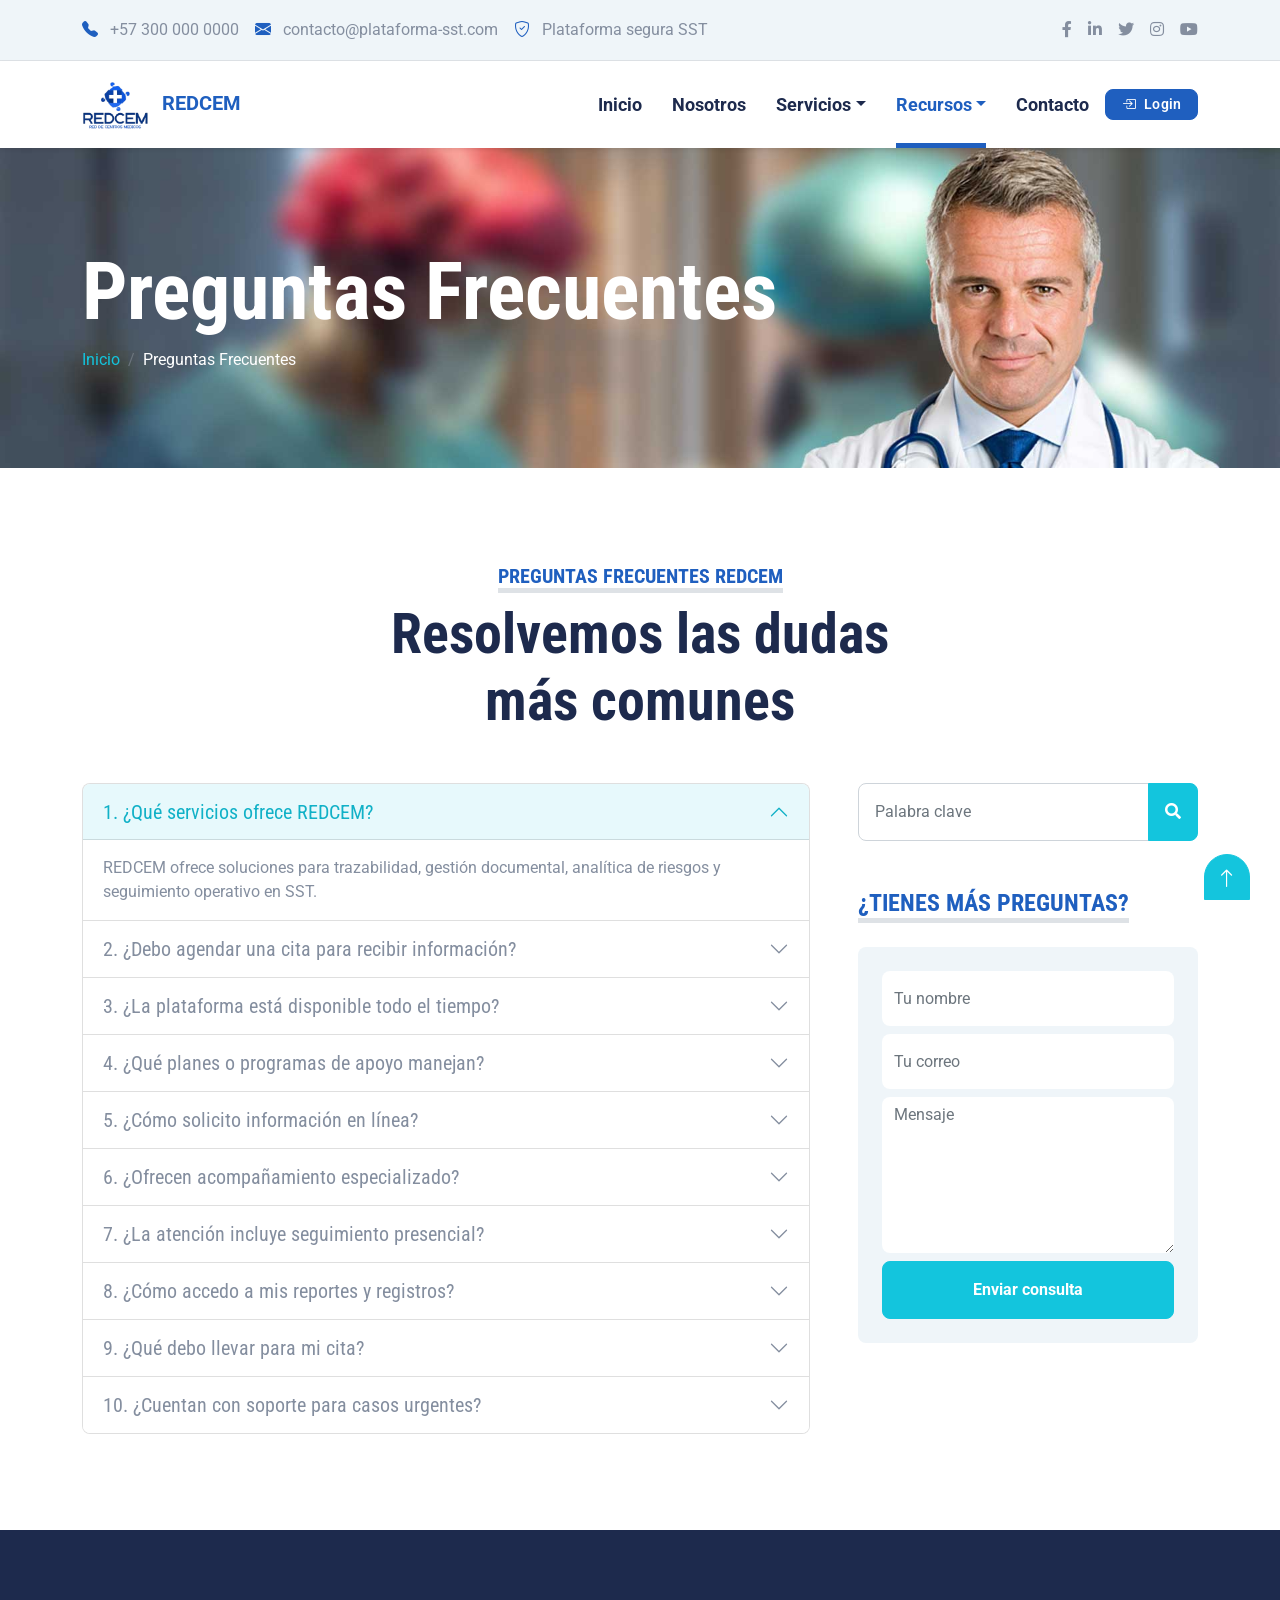
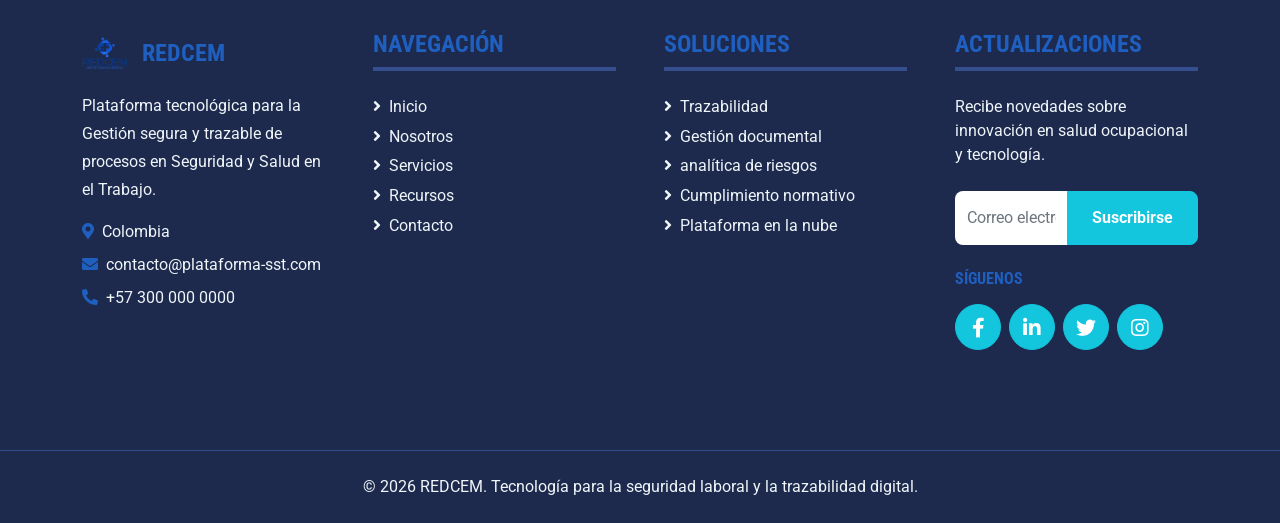
<file: faq.html>
﻿<!DOCTYPE html>
<html lang="en">

<head>
    <meta charset="utf-8">
    <title>REDCEM - Preguntas Frecuentes</title>
    <meta content="width=device-width, initial-scale=1.0" name="viewport">
    <meta content="Free HTML Templates" name="keywords">
    <meta content="Free HTML Templates" name="description">

    <!-- Favicon -->
    <link href="img/favicon.ico" rel="icon">

    <!-- Google Web Fonts -->
    <link rel="preconnect" href="https://fonts.gstatic.com">
    <link href="https://fonts.googleapis.com/css2?family=Roboto+Condensed:wght@400;700&family=Roboto:wght@400;700&display=swap" rel="stylesheet">  

    <!-- Icon Font Stylesheet -->
    <link href="https://cdnjs.cloudflare.com/ajax/libs/font-awesome/5.15.0/css/all.min.css" rel="stylesheet">
    <link href="https://cdn.jsdelivr.net/npm/bootstrap-icons@1.4.1/font/bootstrap-icons.css" rel="stylesheet">

    <!-- Libraries Stylesheet -->
    <link href="lib/owlcarousel/assets/owl.carousel.min.css" rel="stylesheet">
    <link href="lib/tempusdominus/css/tempusdominus-bootstrap-4.min.css" rel="stylesheet" />

    <!-- Customized Bootstrap Stylesheet -->
    <link href="css/bootstrap.min.css" rel="stylesheet">

    <!-- Template Stylesheet -->
    <link href="css/style.css" rel="stylesheet">
</head>

<body>
        <!-- Topbar Start -->
    <div class="container-fluid py-2 border-bottom d-none d-lg-block bg-light">
        <div class="container">
            <div class="row align-items-center">
                <div class="col-lg-8 col-md-7 text-center text-lg-start mb-2 mb-lg-0">
                    <div class="d-flex flex-wrap align-items-center gap-3">
                        <a class="text-decoration-none text-body" href="tel:+573000000000">
                            <i class="bi bi-telephone-fill text-primary me-2"></i>
                            +57 300 000 0000
                        </a>
                        <a class="text-decoration-none text-body" href="mailto:contacto@plataforma-sst.com">
                            <i class="bi bi-envelope-fill text-primary me-2"></i>
                            contacto@plataforma-sst.com
                        </a>
                        <span class="text-body">
                            <i class="bi bi-shield-check text-primary me-2"></i>
                            Plataforma segura SST
                        </span>
                    </div>
                </div>
                <div class="col-lg-4 col-md-5 text-center text-lg-end">
                    <div class="d-inline-flex align-items-center">
                        <a class="text-body px-2" href="#"><i class="fab fa-facebook-f"></i></a>
                        <a class="text-body px-2" href="#"><i class="fab fa-linkedin-in"></i></a>
                        <a class="text-body px-2" href="#"><i class="fab fa-twitter"></i></a>
                        <a class="text-body px-2" href="#"><i class="fab fa-instagram"></i></a>
                        <a class="text-body ps-2" href="#"><i class="fab fa-youtube"></i></a>
                    </div>
                </div>
            </div>
        </div>
    </div>
    <!-- Topbar End -->

    <!-- Navbar Start -->
    <div class="container-fluid sticky-top bg-white shadow-sm">
        <div class="container">
            <nav class="navbar navbar-expand-lg bg-white navbar-light py-3 py-lg-0">
                <a href="index.html" class="navbar-brand">
                    <img src="img/logoRedcem.png" alt="Redcem" style="height:50px;" class="me-2">
                    <span class="text-primary fw-bold">REDCEM</span>
                </a>
                <button class="navbar-toggler" type="button" data-bs-toggle="collapse" data-bs-target="#navbarCollapse">
                    <span class="navbar-toggler-icon"></span>
                </button>
                <div class="collapse navbar-collapse" id="navbarCollapse">
                    <div class="navbar-nav ms-auto py-0">
                        <a href="index.html" class="nav-item nav-link ">Inicio</a>
                        <a href="about.html" class="nav-item nav-link ">Nosotros</a>
                        <div class="nav-item dropdown">
                            <a href="#" class="nav-link dropdown-toggle " data-bs-toggle="dropdown">Servicios</a>
                            <div class="dropdown-menu m-0">
                                <a href="service.html" class="dropdown-item">Servicios</a>
                            </div>
                        </div>
                        <div class="nav-item dropdown">
                            <a href="#" class="nav-link dropdown-toggle active" data-bs-toggle="dropdown">Recursos</a>
                            <div class="dropdown-menu m-0">
                                <a href="blog.html" class="dropdown-item">Blog</a>
                                <a href="faq.html" class="dropdown-item">Preguntas frecuentes</a>
                                <a href="price.html" class="dropdown-item">Precios</a>
                                <a href="team.html" class="dropdown-item">Equipo</a>
                                <a href="testimonial.html" class="dropdown-item">Testimonios</a>
                                <a href="appointment.html" class="dropdown-item">Citas</a>
                            </div>
                        </div>
                        <a href="contact.html" class="nav-item nav-link">Contacto</a>
                        <div class="d-flex flex-column flex-lg-row align-items-stretch align-items-lg-center ms-lg-3 pt-3 pt-lg-0">
                            <a href="https://redcemed.com/loginasi" class="btn login-cta px-3 py-1" aria-label="Ir al login">
                                <i class="bi bi-box-arrow-in-right me-2"></i>Login
                            </a>
                        </div>
                    </div>
                </div>
            </nav>
        </div>
    </div>
    <!-- Navbar End -->


    <!-- Hero Start -->
    <div class="container-fluid bg-primary py-5 mb-5 hero-header">
        <div class="container py-5">
            <div class="row justify-content-start">
                <div class="col-lg-8 text-center text-lg-start">
                    <h1 class="display-1 text-white">Preguntas Frecuentes</h1>
                    <nav aria-label="breadcrumb">
                        <ol class="breadcrumb justify-content-center justify-content-lg-start mb-0">
                            <li class="breadcrumb-item"><a href="index.html">Inicio</a></li>
                            <li class="breadcrumb-item active" aria-current="page">Preguntas Frecuentes</li>
                        </ol>
                    </nav>
                </div>
            </div>
        </div>
    </div>
    <!-- Hero End -->


    <!-- FAQs Start -->
    <div class="container-fluid py-5">
        <div class="container">
            <div class="text-center mx-auto mb-5" style="max-width: 500px;">
                <h5 class="d-inline-block text-primary text-uppercase border-bottom border-5">Preguntas frecuentes REDCEM</h5>
                <h1 class="display-4">Resolvemos las dudas más comunes</h1>
            </div>
            <div class="row g-5">
                <div class="col-lg-8">
                    <div class="accordion" id="accordionExample">
                        <div class="accordion-item">
                            <h2 class="accordion-header" id="headingOne">
                                <button class="accordion-button fs-5" type="button" data-bs-toggle="collapse"
                                    data-bs-target="#collapseOne" aria-expanded="true" aria-controls="collapseOne">
                                    1. ¿Qué servicios ofrece REDCEM?
                                </button>
                            </h2>
                            <div id="collapseOne" class="accordion-collapse collapse show" aria-labelledby="headingOne"
                                data-bs-parent="#accordionExample">
                                <div class="accordion-body">
                                    REDCEM ofrece soluciones para trazabilidad, gestión documental, analítica de riesgos y seguimiento operativo en SST.
                                </div>
                            </div>
                        </div>
                        <div class="accordion-item">
                            <h2 class="accordion-header" id="headingTwo">
                                <button class="accordion-button collapsed fs-5" type="button" data-bs-toggle="collapse"
                                    data-bs-target="#collapseTwo" aria-expanded="false" aria-controls="collapseTwo">
                                    2. ¿Debo agendar una cita para recibir información?
                                </button>
                            </h2>
                            <div id="collapseTwo" class="accordion-collapse collapse" aria-labelledby="headingTwo"
                                data-bs-parent="#accordionExample">
                                <div class="accordion-body">
                                    REDCEM ofrece soluciones para trazabilidad, gestión documental, analítica de riesgos y seguimiento operativo en SST.
                                </div>
                            </div>
                        </div>
                        <div class="accordion-item">
                            <h2 class="accordion-header" id="headingThree">
                                <button class="accordion-button collapsed fs-5" type="button" data-bs-toggle="collapse"
                                    data-bs-target="#collapseThree" aria-expanded="false" aria-controls="collapseThree">
                                    3. ¿La plataforma está disponible todo el tiempo?
                                </button>
                            </h2>
                            <div id="collapseThree" class="accordion-collapse collapse" aria-labelledby="headingThree"
                                data-bs-parent="#accordionExample">
                                <div class="accordion-body">
                                    REDCEM ofrece soluciones para trazabilidad, gestión documental, analítica de riesgos y seguimiento operativo en SST.
                                </div>
                            </div>
                        </div>
                        <div class="accordion-item">
                            <h2 class="accordion-header" id="headingFour">
                                <button class="accordion-button collapsed fs-5" type="button" data-bs-toggle="collapse"
                                    data-bs-target="#collapseFour" aria-expanded="true" aria-controls="collapseFour">
                                    4. ¿Qué planes o programas de apoyo manejan?
                                </button>
                            </h2>
                            <div id="collapseFour" class="accordion-collapse collapse" aria-labelledby="headingFour"
                                data-bs-parent="#accordionExample">
                                <div class="accordion-body">
                                    REDCEM ofrece soluciones para trazabilidad, gestión documental, analítica de riesgos y seguimiento operativo en SST.
                                </div>
                            </div>
                        </div>
                        <div class="accordion-item">
                            <h2 class="accordion-header" id="headingFive">
                                <button class="accordion-button collapsed fs-5" type="button" data-bs-toggle="collapse"
                                    data-bs-target="#collapseFive" aria-expanded="false" aria-controls="collapseFive">
                                    5. ¿Cómo solicito información en línea?
                                </button>
                            </h2>
                            <div id="collapseFive" class="accordion-collapse collapse" aria-labelledby="headingFive"
                                data-bs-parent="#accordionExample">
                                <div class="accordion-body">
                                    REDCEM ofrece soluciones para trazabilidad, gestión documental, analítica de riesgos y seguimiento operativo en SST.
                                </div>
                            </div>
                        </div>
                        <div class="accordion-item">
                            <h2 class="accordion-header" id="headingSix">
                                <button class="accordion-button collapsed fs-5" type="button" data-bs-toggle="collapse"
                                    data-bs-target="#collapseSix" aria-expanded="false" aria-controls="collapseSix">
                                    6. ¿Ofrecen acompañamiento especializado?
                                </button>
                            </h2>
                            <div id="collapseSix" class="accordion-collapse collapse" aria-labelledby="headingSix"
                                data-bs-parent="#accordionExample">
                                <div class="accordion-body">
                                    REDCEM ofrece soluciones para trazabilidad, gestión documental, analítica de riesgos y seguimiento operativo en SST.
                                </div>
                            </div>
                        </div>
                        <div class="accordion-item">
                            <h2 class="accordion-header" id="headingSeven">
                                <button class="accordion-button collapsed fs-5" type="button" data-bs-toggle="collapse"
                                    data-bs-target="#collapseSeven" aria-expanded="false" aria-controls="collapseSeven">
                                    7. ¿La atención incluye seguimiento presencial?
                                </button>
                            </h2>
                            <div id="collapseSeven" class="accordion-collapse collapse" aria-labelledby="headingSeven"
                                data-bs-parent="#accordionExample">
                                <div class="accordion-body">
                                    REDCEM ofrece soluciones para trazabilidad, gestión documental, analítica de riesgos y seguimiento operativo en SST.
                                </div>
                            </div>
                        </div>
                        <div class="accordion-item">
                            <h2 class="accordion-header" id="headingEight">
                                <button class="accordion-button collapsed fs-5" type="button" data-bs-toggle="collapse"
                                    data-bs-target="#collapseEight" aria-expanded="false" aria-controls="collapseEight">
                                    8. ¿Cómo accedo a mis reportes y registros?
                                </button>
                            </h2>
                            <div id="collapseEight" class="accordion-collapse collapse" aria-labelledby="headingEight"
                                data-bs-parent="#accordionExample">
                                <div class="accordion-body">
                                    REDCEM ofrece soluciones para trazabilidad, gestión documental, analítica de riesgos y seguimiento operativo en SST.
                                </div>
                            </div>
                        </div>
                        <div class="accordion-item">
                            <h2 class="accordion-header" id="headingNine">
                                <button class="accordion-button collapsed fs-5" type="button" data-bs-toggle="collapse"
                                    data-bs-target="#collapseNine" aria-expanded="false" aria-controls="collapseNine">
                                    9. ¿Qué debo llevar para mi cita?
                                </button>
                            </h2>
                            <div id="collapseNine" class="accordion-collapse collapse" aria-labelledby="headingNine"
                                data-bs-parent="#accordionExample">
                                <div class="accordion-body">
                                    REDCEM ofrece soluciones para trazabilidad, gestión documental, analítica de riesgos y seguimiento operativo en SST.
                                </div>
                            </div>
                        </div>
                        <div class="accordion-item">
                            <h2 class="accordion-header" id="headingTen">
                                <button class="accordion-button collapsed fs-5" type="button" data-bs-toggle="collapse"
                                    data-bs-target="#collapseTen" aria-expanded="false" aria-controls="collapseTen">
                                    10. ¿Cuentan con soporte para casos urgentes?
                                </button>
                            </h2>
                            <div id="collapseTen" class="accordion-collapse collapse" aria-labelledby="headingTen"
                                data-bs-parent="#accordionExample">
                                <div class="accordion-body">
                                    REDCEM ofrece soluciones para trazabilidad, gestión documental, analítica de riesgos y seguimiento operativo en SST.
                                </div>
                            </div>
                        </div>
                    </div>
                </div>

                <div class="col-lg-4">
                    <div class="mb-5">
                        <div class="input-group">
                            <input type="text" class="form-control p-3" placeholder="Palabra clave">
                            <button class="btn btn-primary px-3"><i class="fa fa-search"></i></button>
                        </div>
                    </div>

                    <h4 class="d-inline-block text-primary text-uppercase border-bottom border-5 mb-4">¿Tienes más preguntas?</h4>
                    <div class="bg-light rounded p-4">
                        <div class="row g-2">
                            <div class="col-12">
                                <input type="text" class="form-control border-0" placeholder="Tu nombre" style="height: 55px;">
                            </div>
                            <div class="col-12">
                                <input type="email" class="form-control border-0" placeholder="Tu correo" style="height: 55px;">
                            </div>
                            <div class="col-12">
                            <textarea class="form-control border-0" rows="6" placeholder="Mensaje"></textarea>
                            </div>
                            <div class="col-12">
                                <button class="btn btn-primary py-3 w-100" type="submit">Enviar consulta</button>
                            </div>
                        </div>
                    </div>
                </div>
            </div>
        </div>
    </div>
    <!-- FAQs End -->


            <!-- Footer Start -->
    <div class="container-fluid bg-dark text-light mt-5 py-5 site-footer">
        <div class="container py-5">
            <div class="row g-5 align-items-stretch text-center text-lg-start">
                <div class="col-lg-3 col-md-6 d-flex">
                    <div class="footer-card w-100">
                        <div class="footer-brand justify-content-center justify-content-lg-start">
                            <img src="img/logoRedcem.png" alt="REDCEM">
                            <h4 class="text-primary text-uppercase mb-0">REDCEM</h4>
                        </div>
                        <p class="footer-lead mx-auto mx-lg-0">
                            Plataforma tecnológica para la Gestión segura y trazable de procesos en Seguridad y Salud en el Trabajo.
                        </p>
                        <div class="footer-meta">
                            <p class="mb-0"><i class="fa fa-map-marker-alt text-primary me-2"></i>Colombia</p>
                            <p class="mb-0"><i class="fa fa-envelope text-primary me-2"></i>contacto@plataforma-sst.com</p>
                            <p class="mb-0"><i class="fa fa-phone-alt text-primary me-2"></i>+57 300 000 0000</p>
                        </div>
                    </div>
                </div>
                <div class="col-lg-3 col-md-6 d-flex">
                    <div class="footer-card w-100">
                        <h4 class="text-primary text-uppercase border-bottom border-4 border-secondary pb-2 mb-4">Navegación</h4>
                        <div class="footer-links">
                            <a class="text-light" href="index.html"><i class="fa fa-angle-right me-2"></i>Inicio</a>
                            <a class="text-light" href="about.html"><i class="fa fa-angle-right me-2"></i>Nosotros</a>
                            <a class="text-light" href="service.html"><i class="fa fa-angle-right me-2"></i>Servicios</a>
                            <a class="text-light" href="blog.html"><i class="fa fa-angle-right me-2"></i>Recursos</a>
                            <a class="text-light" href="contact.html"><i class="fa fa-angle-right me-2"></i>Contacto</a>
                        </div>
                    </div>
                </div>
                <div class="col-lg-3 col-md-6 d-flex">
                    <div class="footer-card w-100">
                        <h4 class="text-primary text-uppercase border-bottom border-4 border-secondary pb-2 mb-4">Soluciones</h4>
                        <div class="footer-links">
                            <a class="text-light" href="service.html"><i class="fa fa-angle-right me-2"></i>Trazabilidad</a>
                            <a class="text-light" href="service.html"><i class="fa fa-angle-right me-2"></i>Gestión documental</a>
                            <a class="text-light" href="service.html"><i class="fa fa-angle-right me-2"></i>analítica de riesgos</a>
                            <a class="text-light" href="service.html"><i class="fa fa-angle-right me-2"></i>Cumplimiento normativo</a>
                            <a class="text-light" href="service.html"><i class="fa fa-angle-right me-2"></i>Plataforma en la nube</a>
                        </div>
                    </div>
                </div>
                <div class="col-lg-3 col-md-6 d-flex">
                    <div class="footer-card w-100 footer-newsletter">
                        <h4 class="text-primary text-uppercase border-bottom border-4 border-secondary pb-2 mb-4">Actualizaciones</h4>
                        <p class="mb-4">Recibe novedades sobre innovación en salud ocupacional y tecnología.</p>
                        <form>
                            <div class="input-group">
                                <input type="email" class="form-control border-0" placeholder="Correo electrónico">
                                <button class="btn btn-primary px-4" type="submit">Suscribirse</button>
                            </div>
                        </form>
                        <h6 class="text-primary text-uppercase mt-4 mb-3">Síguenos</h6>
                        <div class="d-flex justify-content-center justify-content-lg-start footer-social">
                            <a class="btn btn-lg btn-primary btn-lg-square rounded-circle me-2" href="#"><i class="fab fa-facebook-f"></i></a>
                            <a class="btn btn-lg btn-primary btn-lg-square rounded-circle me-2" href="#"><i class="fab fa-linkedin-in"></i></a>
                            <a class="btn btn-lg btn-primary btn-lg-square rounded-circle me-2" href="#"><i class="fab fa-twitter"></i></a>
                            <a class="btn btn-lg btn-primary btn-lg-square rounded-circle" href="#"><i class="fab fa-instagram"></i></a>
                        </div>
                    </div>
                </div>
            </div>
        </div>
    </div>
    <div class="container-fluid bg-dark text-light border-top border-secondary py-4">
        <div class="container">
            <p class="mb-0 text-center">
                © 2026 REDCEM. Tecnología para la seguridad laboral y la trazabilidad digital.
            </p>
        </div>
    </div>
    <!-- Footer End -->

    <!-- Back to Top -->
    <a href="#" class="btn btn-lg btn-primary btn-lg-square back-to-top"><i class="bi bi-arrow-up"></i></a>


    <!-- JavaScript Libraries -->
    <script src="https://code.jquery.com/jquery-3.4.1.min.js"></script>
    <script src="https://cdn.jsdelivr.net/npm/bootstrap@5.0.0/dist/js/bootstrap.bundle.min.js"></script>
    <script src="lib/easing/easing.min.js"></script>
    <script src="lib/waypoints/waypoints.min.js"></script>
    <script src="lib/owlcarousel/owl.carousel.min.js"></script>
    <script src="lib/tempusdominus/js/moment.min.js"></script>
    <script src="lib/tempusdominus/js/moment-timezone.min.js"></script>
    <script src="lib/tempusdominus/js/tempusdominus-bootstrap-4.min.js"></script>

    <!-- Template Javascript -->
    <script src="js/main.js"></script>
</body>

</html>
</file>
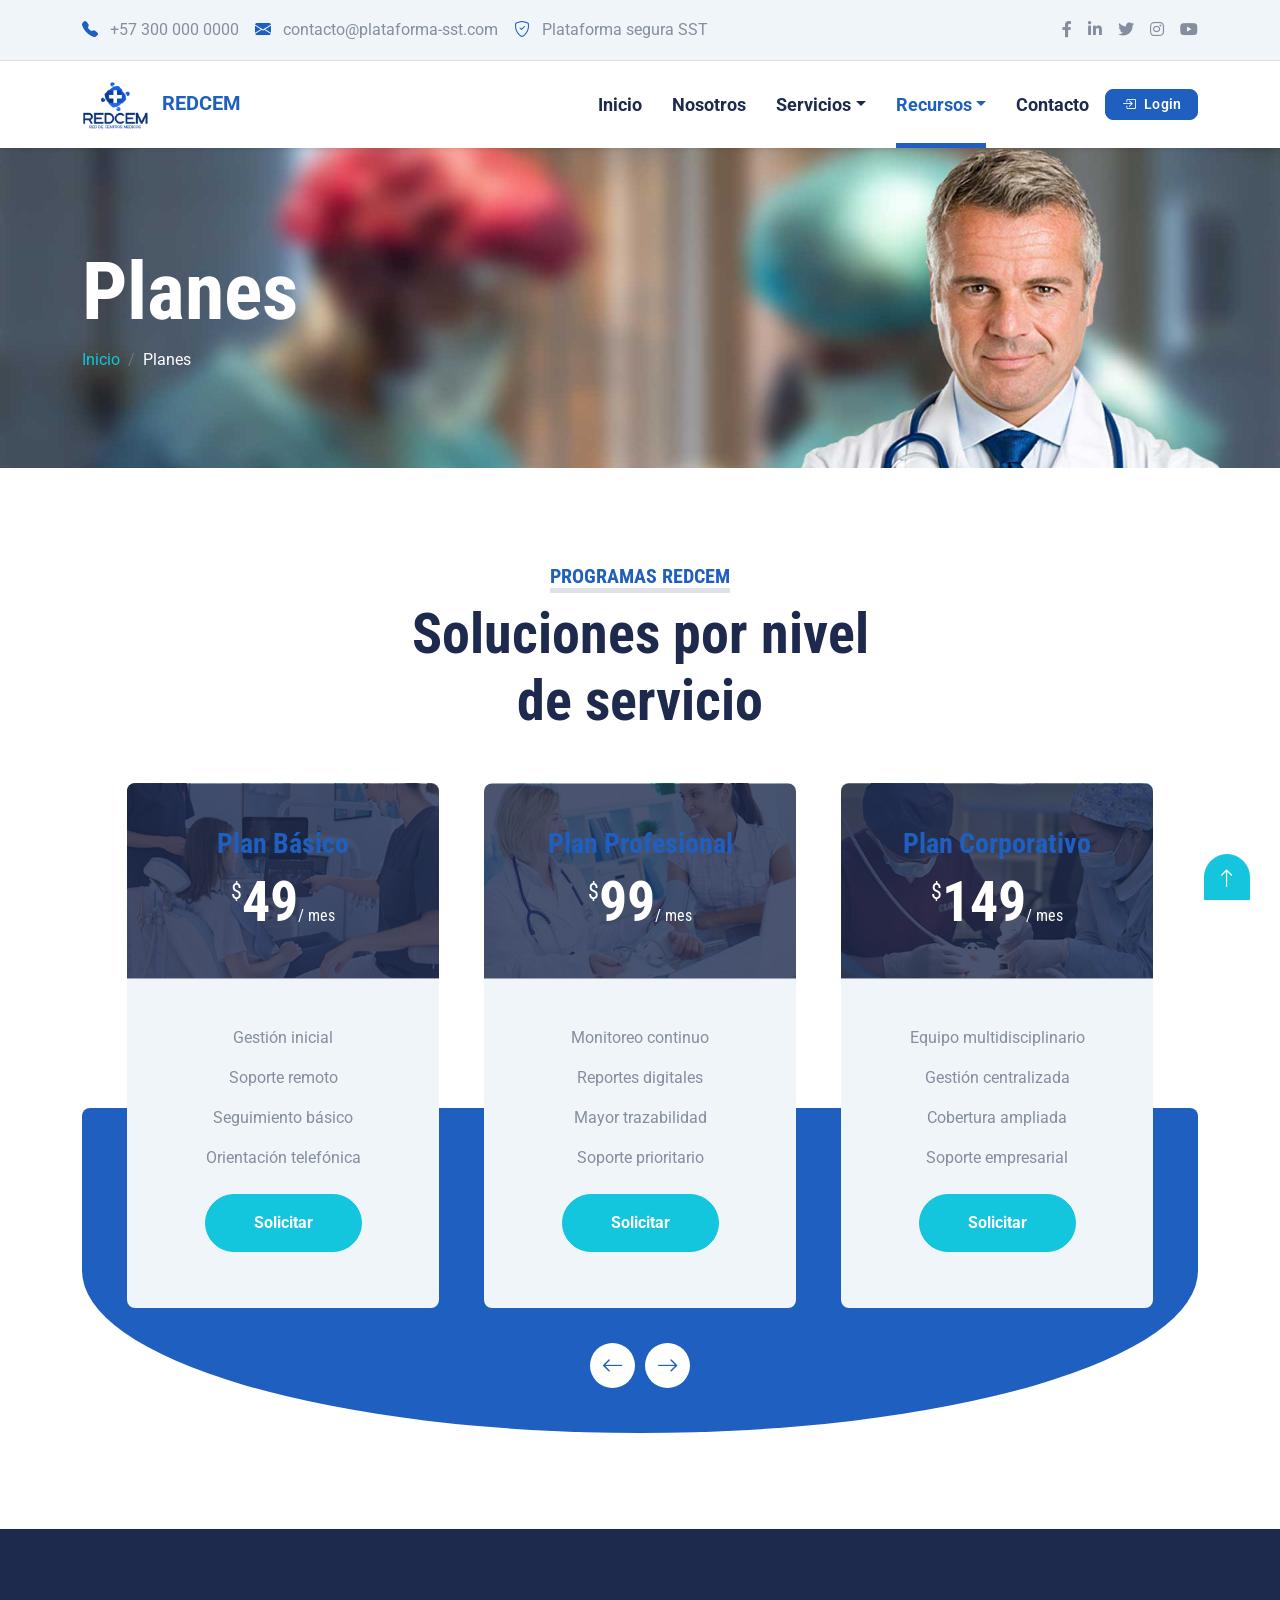
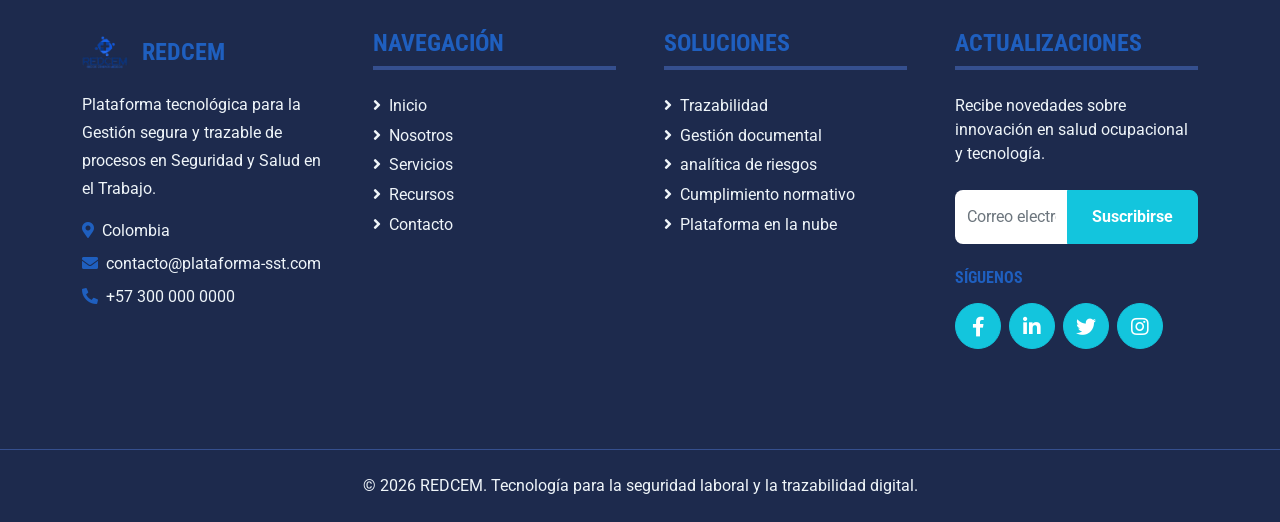
<file: price.html>
﻿<!DOCTYPE html>
<html lang="en">

<head>
    <meta charset="utf-8">
    <title>REDCEM - Planes y Soluciones</title>
    <meta content="width=device-width, initial-scale=1.0" name="viewport">
    <meta content="Free HTML Templates" name="keywords">
    <meta content="Free HTML Templates" name="description">

    <!-- Favicon -->
    <link href="img/favicon.ico" rel="icon">

    <!-- Google Web Fonts -->
    <link rel="preconnect" href="https://fonts.gstatic.com">
    <link href="https://fonts.googleapis.com/css2?family=Roboto+Condensed:wght@400;700&family=Roboto:wght@400;700&display=swap" rel="stylesheet">  

    <!-- Icon Font Stylesheet -->
    <link href="https://cdnjs.cloudflare.com/ajax/libs/font-awesome/5.15.0/css/all.min.css" rel="stylesheet">
    <link href="https://cdn.jsdelivr.net/npm/bootstrap-icons@1.4.1/font/bootstrap-icons.css" rel="stylesheet">

    <!-- Libraries Stylesheet -->
    <link href="lib/owlcarousel/assets/owl.carousel.min.css" rel="stylesheet">
    <link href="lib/tempusdominus/css/tempusdominus-bootstrap-4.min.css" rel="stylesheet" />

    <!-- Customized Bootstrap Stylesheet -->
    <link href="css/bootstrap.min.css" rel="stylesheet">

    <!-- Template Stylesheet -->
    <link href="css/style.css" rel="stylesheet">
</head>

<body>
        <!-- Topbar Start -->
    <div class="container-fluid py-2 border-bottom d-none d-lg-block bg-light">
        <div class="container">
            <div class="row align-items-center">
                <div class="col-lg-8 col-md-7 text-center text-lg-start mb-2 mb-lg-0">
                    <div class="d-flex flex-wrap align-items-center gap-3">
                        <a class="text-decoration-none text-body" href="tel:+573000000000">
                            <i class="bi bi-telephone-fill text-primary me-2"></i>
                            +57 300 000 0000
                        </a>
                        <a class="text-decoration-none text-body" href="mailto:contacto@plataforma-sst.com">
                            <i class="bi bi-envelope-fill text-primary me-2"></i>
                            contacto@plataforma-sst.com
                        </a>
                        <span class="text-body">
                            <i class="bi bi-shield-check text-primary me-2"></i>
                            Plataforma segura SST
                        </span>
                    </div>
                </div>
                <div class="col-lg-4 col-md-5 text-center text-lg-end">
                    <div class="d-inline-flex align-items-center">
                        <a class="text-body px-2" href="#"><i class="fab fa-facebook-f"></i></a>
                        <a class="text-body px-2" href="#"><i class="fab fa-linkedin-in"></i></a>
                        <a class="text-body px-2" href="#"><i class="fab fa-twitter"></i></a>
                        <a class="text-body px-2" href="#"><i class="fab fa-instagram"></i></a>
                        <a class="text-body ps-2" href="#"><i class="fab fa-youtube"></i></a>
                    </div>
                </div>
            </div>
        </div>
    </div>
    <!-- Topbar End -->

    <!-- Navbar Start -->
    <div class="container-fluid sticky-top bg-white shadow-sm">
        <div class="container">
            <nav class="navbar navbar-expand-lg bg-white navbar-light py-3 py-lg-0">
                <a href="index.html" class="navbar-brand">
                    <img src="img/logoRedcem.png" alt="Redcem" style="height:50px;" class="me-2">
                    <span class="text-primary fw-bold">REDCEM</span>
                </a>
                <button class="navbar-toggler" type="button" data-bs-toggle="collapse" data-bs-target="#navbarCollapse">
                    <span class="navbar-toggler-icon"></span>
                </button>
                <div class="collapse navbar-collapse" id="navbarCollapse">
                    <div class="navbar-nav ms-auto py-0">
                        <a href="index.html" class="nav-item nav-link ">Inicio</a>
                        <a href="about.html" class="nav-item nav-link ">Nosotros</a>
                        <div class="nav-item dropdown">
                            <a href="#" class="nav-link dropdown-toggle " data-bs-toggle="dropdown">Servicios</a>
                            <div class="dropdown-menu m-0">
                                <a href="service.html" class="dropdown-item">Servicios</a>
                            </div>
                        </div>
                        <div class="nav-item dropdown">
                            <a href="#" class="nav-link dropdown-toggle active" data-bs-toggle="dropdown">Recursos</a>
                            <div class="dropdown-menu m-0">
                                <a href="blog.html" class="dropdown-item">Blog</a>
                                <a href="faq.html" class="dropdown-item">Preguntas frecuentes</a>
                                <a href="price.html" class="dropdown-item">Precios</a>
                                <a href="team.html" class="dropdown-item">Equipo</a>
                                <a href="testimonial.html" class="dropdown-item">Testimonios</a>
                                <a href="appointment.html" class="dropdown-item">Citas</a>
                            </div>
                        </div>
                        <a href="contact.html" class="nav-item nav-link">Contacto</a>
                        <div class="d-flex flex-column flex-lg-row align-items-stretch align-items-lg-center ms-lg-3 pt-3 pt-lg-0">
                            <a href="https://redcemed.com/loginasi" class="btn login-cta px-3 py-1" aria-label="Ir al login">
                                <i class="bi bi-box-arrow-in-right me-2"></i>Login
                            </a>
                        </div>
                    </div>
                </div>
            </nav>
        </div>
    </div>
    <!-- Navbar End -->


    <!-- Hero Start -->
    <div class="container-fluid bg-primary py-5 mb-5 hero-header">
        <div class="container py-5">
            <div class="row justify-content-start">
                <div class="col-lg-8 text-center text-lg-start">
                    <h1 class="display-1 text-white">Planes</h1>
                    <nav aria-label="breadcrumb">
                        <ol class="breadcrumb justify-content-center justify-content-lg-start mb-0">
                            <li class="breadcrumb-item"><a href="index.html">Inicio</a></li>
                            <li class="breadcrumb-item active" aria-current="page">Planes</li>
                        </ol>
                    </nav>
                </div>
            </div>
        </div>
    </div>
    <!-- Hero End -->


    <!-- Pricing Plan Start -->
    <div class="container-fluid py-5">
        <div class="container">
            <div class="text-center mx-auto mb-5" style="max-width: 500px;">
                <h5 class="d-inline-block text-primary text-uppercase border-bottom border-5">Programas REDCEM</h5>
                <h1 class="display-4">Soluciones por nivel de servicio</h1>
            </div>
            <div class="owl-carousel price-carousel position-relative" style="padding: 0 45px 45px 45px;">
                <div class="bg-light rounded text-center">
                    <div class="position-relative">
                        <img class="img-fluid rounded-top" src="img/price-1.jpg" alt="">
                        <div class="position-absolute w-100 h-100 top-50 start-50 translate-middle rounded-top d-flex flex-column align-items-center justify-content-center" style="background: rgba(29, 42, 77, .8);">
                            <h3 class="text-primary">Plan Básico</h3>
                            <h1 class="display-4 text-white mb-0">
                                <small class="align-top fw-normal" style="font-size: 22px; line-height: 45px;">$</small>49<small class="align-bottom fw-normal" style="font-size: 16px; line-height: 40px;">/ mes</small>
                            </h1>
                        </div>
                    </div>
                    <div class="text-center py-5">
                        <p>Gestión inicial</p>
                        <p>Soporte remoto</p>
                        <p>Seguimiento básico</p>
                        <p>Orientación telefónica</p>
                        <a href="" class="btn btn-primary rounded-pill py-3 px-5 my-2">Solicitar</a>
                    </div>
                </div>
                <div class="bg-light rounded text-center">
                    <div class="position-relative">
                        <img class="img-fluid rounded-top" src="img/price-2.jpg" alt="">
                        <div class="position-absolute w-100 h-100 top-50 start-50 translate-middle rounded-top d-flex flex-column align-items-center justify-content-center" style="background: rgba(29, 42, 77, .8);">
                            <h3 class="text-primary">Plan Profesional</h3>
                            <h1 class="display-4 text-white mb-0">
                                <small class="align-top fw-normal" style="font-size: 22px; line-height: 45px;">$</small>99<small class="align-bottom fw-normal" style="font-size: 16px; line-height: 40px;">/ mes</small>
                            </h1>
                        </div>
                    </div>
                    <div class="text-center py-5">
                        <p>Monitoreo continuo</p>
                        <p>Reportes digitales</p>
                        <p>Mayor trazabilidad</p>
                        <p>Soporte prioritario</p>
                        <a href="" class="btn btn-primary rounded-pill py-3 px-5 my-2">Solicitar</a>
                    </div>
                </div>
                <div class="bg-light rounded text-center">
                    <div class="position-relative">
                        <img class="img-fluid rounded-top" src="img/price-3.jpg" alt="">
                        <div class="position-absolute w-100 h-100 top-50 start-50 translate-middle rounded-top d-flex flex-column align-items-center justify-content-center" style="background: rgba(29, 42, 77, .8);">
                            <h3 class="text-primary">Plan Corporativo</h3>
                            <h1 class="display-4 text-white mb-0">
                                <small class="align-top fw-normal" style="font-size: 22px; line-height: 45px;">$</small>149<small class="align-bottom fw-normal" style="font-size: 16px; line-height: 40px;">/ mes</small>
                            </h1>
                        </div>
                    </div>
                    <div class="text-center py-5">
                        <p>Equipo multidisciplinario</p>
                        <p>Gestión centralizada</p>
                        <p>Cobertura ampliada</p>
                        <p>Soporte empresarial</p>
                        <a href="" class="btn btn-primary rounded-pill py-3 px-5 my-2">Solicitar</a>
                    </div>
                </div>
                <div class="bg-light rounded text-center">
                    <div class="position-relative">
                        <img class="img-fluid rounded-top" src="img/price-4.jpg" alt="">
                        <div class="position-absolute w-100 h-100 top-50 start-50 translate-middle rounded-top d-flex flex-column align-items-center justify-content-center" style="background: rgba(29, 42, 77, .8);">
                            <h3 class="text-primary">Plan Integral</h3>
                            <h1 class="display-4 text-white mb-0">
                                <small class="align-top fw-normal" style="font-size: 22px; line-height: 45px;">$</small>199<small class="align-bottom fw-normal" style="font-size: 16px; line-height: 40px;">/ mes</small>
                            </h1>
                        </div>
                    </div>
                    <div class="text-center py-5">
                        <p>Implementación completa</p>
                        <p>acompañamiento estratégico</p>
                        <p>Control avanzado</p>
                        <p>Soporte dedicado</p>
                        <a href="" class="btn btn-primary rounded-pill py-3 px-5 my-2">Solicitar</a>
                    </div>
                </div>
            </div>
        </div>
    </div>
    <!-- Pricing Plan End -->


            <!-- Footer Start -->
    <div class="container-fluid bg-dark text-light mt-5 py-5 site-footer">
        <div class="container py-5">
            <div class="row g-5 align-items-stretch text-center text-lg-start">
                <div class="col-lg-3 col-md-6 d-flex">
                    <div class="footer-card w-100">
                        <div class="footer-brand justify-content-center justify-content-lg-start">
                            <img src="img/logoRedcem.png" alt="REDCEM">
                            <h4 class="text-primary text-uppercase mb-0">REDCEM</h4>
                        </div>
                        <p class="footer-lead mx-auto mx-lg-0">
                            Plataforma tecnológica para la Gestión segura y trazable de procesos en Seguridad y Salud en el Trabajo.
                        </p>
                        <div class="footer-meta">
                            <p class="mb-0"><i class="fa fa-map-marker-alt text-primary me-2"></i>Colombia</p>
                            <p class="mb-0"><i class="fa fa-envelope text-primary me-2"></i>contacto@plataforma-sst.com</p>
                            <p class="mb-0"><i class="fa fa-phone-alt text-primary me-2"></i>+57 300 000 0000</p>
                        </div>
                    </div>
                </div>
                <div class="col-lg-3 col-md-6 d-flex">
                    <div class="footer-card w-100">
                        <h4 class="text-primary text-uppercase border-bottom border-4 border-secondary pb-2 mb-4">Navegación</h4>
                        <div class="footer-links">
                            <a class="text-light" href="index.html"><i class="fa fa-angle-right me-2"></i>Inicio</a>
                            <a class="text-light" href="about.html"><i class="fa fa-angle-right me-2"></i>Nosotros</a>
                            <a class="text-light" href="service.html"><i class="fa fa-angle-right me-2"></i>Servicios</a>
                            <a class="text-light" href="blog.html"><i class="fa fa-angle-right me-2"></i>Recursos</a>
                            <a class="text-light" href="contact.html"><i class="fa fa-angle-right me-2"></i>Contacto</a>
                        </div>
                    </div>
                </div>
                <div class="col-lg-3 col-md-6 d-flex">
                    <div class="footer-card w-100">
                        <h4 class="text-primary text-uppercase border-bottom border-4 border-secondary pb-2 mb-4">Soluciones</h4>
                        <div class="footer-links">
                            <a class="text-light" href="service.html"><i class="fa fa-angle-right me-2"></i>Trazabilidad</a>
                            <a class="text-light" href="service.html"><i class="fa fa-angle-right me-2"></i>Gestión documental</a>
                            <a class="text-light" href="service.html"><i class="fa fa-angle-right me-2"></i>analítica de riesgos</a>
                            <a class="text-light" href="service.html"><i class="fa fa-angle-right me-2"></i>Cumplimiento normativo</a>
                            <a class="text-light" href="service.html"><i class="fa fa-angle-right me-2"></i>Plataforma en la nube</a>
                        </div>
                    </div>
                </div>
                <div class="col-lg-3 col-md-6 d-flex">
                    <div class="footer-card w-100 footer-newsletter">
                        <h4 class="text-primary text-uppercase border-bottom border-4 border-secondary pb-2 mb-4">Actualizaciones</h4>
                        <p class="mb-4">Recibe novedades sobre innovación en salud ocupacional y tecnología.</p>
                        <form>
                            <div class="input-group">
                                <input type="email" class="form-control border-0" placeholder="Correo electrónico">
                                <button class="btn btn-primary px-4" type="submit">Suscribirse</button>
                            </div>
                        </form>
                        <h6 class="text-primary text-uppercase mt-4 mb-3">Síguenos</h6>
                        <div class="d-flex justify-content-center justify-content-lg-start footer-social">
                            <a class="btn btn-lg btn-primary btn-lg-square rounded-circle me-2" href="#"><i class="fab fa-facebook-f"></i></a>
                            <a class="btn btn-lg btn-primary btn-lg-square rounded-circle me-2" href="#"><i class="fab fa-linkedin-in"></i></a>
                            <a class="btn btn-lg btn-primary btn-lg-square rounded-circle me-2" href="#"><i class="fab fa-twitter"></i></a>
                            <a class="btn btn-lg btn-primary btn-lg-square rounded-circle" href="#"><i class="fab fa-instagram"></i></a>
                        </div>
                    </div>
                </div>
            </div>
        </div>
    </div>
    <div class="container-fluid bg-dark text-light border-top border-secondary py-4">
        <div class="container">
            <p class="mb-0 text-center">
                © 2026 REDCEM. Tecnología para la seguridad laboral y la trazabilidad digital.
            </p>
        </div>
    </div>
    <!-- Footer End -->

    <!-- Back to Top -->
    <a href="#" class="btn btn-lg btn-primary btn-lg-square back-to-top"><i class="bi bi-arrow-up"></i></a>


    <!-- JavaScript Libraries -->
    <script src="https://code.jquery.com/jquery-3.4.1.min.js"></script>
    <script src="https://cdn.jsdelivr.net/npm/bootstrap@5.0.0/dist/js/bootstrap.bundle.min.js"></script>
    <script src="lib/easing/easing.min.js"></script>
    <script src="lib/waypoints/waypoints.min.js"></script>
    <script src="lib/owlcarousel/owl.carousel.min.js"></script>
    <script src="lib/tempusdominus/js/moment.min.js"></script>
    <script src="lib/tempusdominus/js/moment-timezone.min.js"></script>
    <script src="lib/tempusdominus/js/tempusdominus-bootstrap-4.min.js"></script>

    <!-- Template Javascript -->
    <script src="js/main.js"></script>
</body>

</html>
</file>
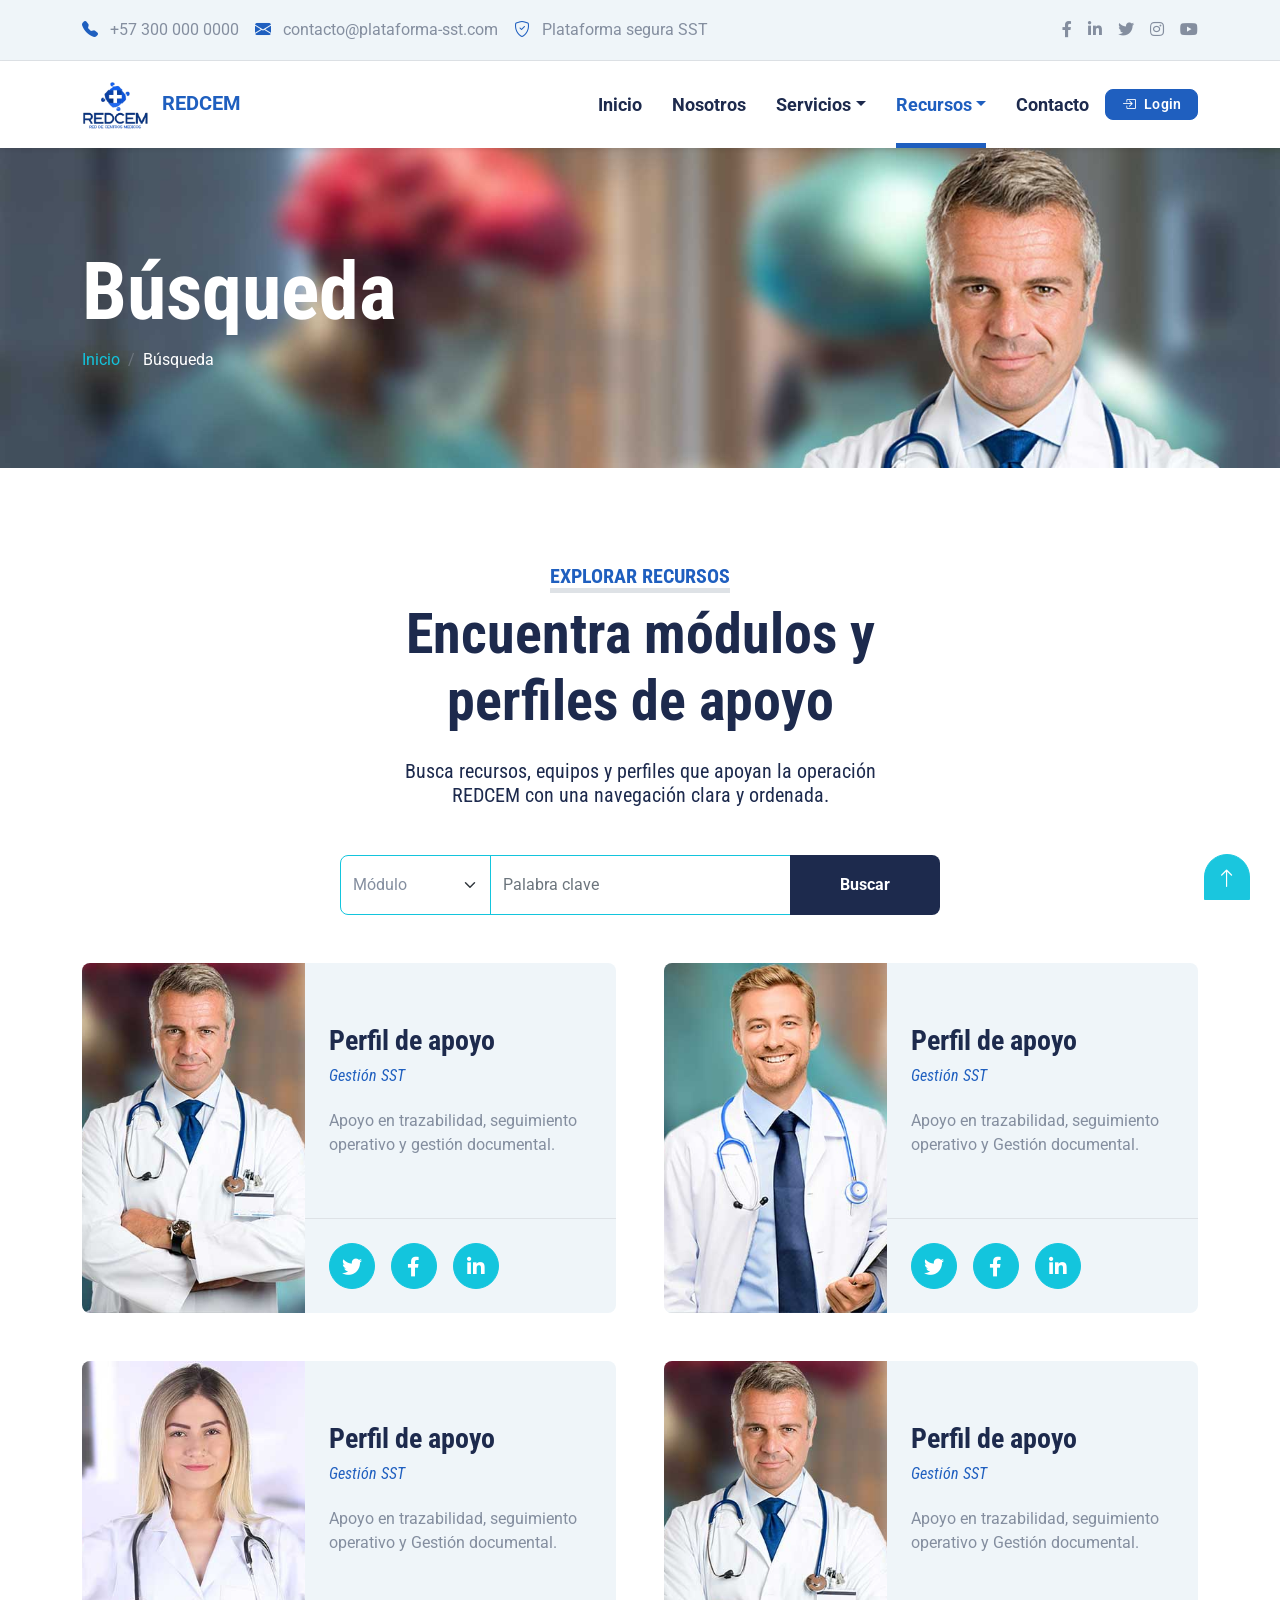
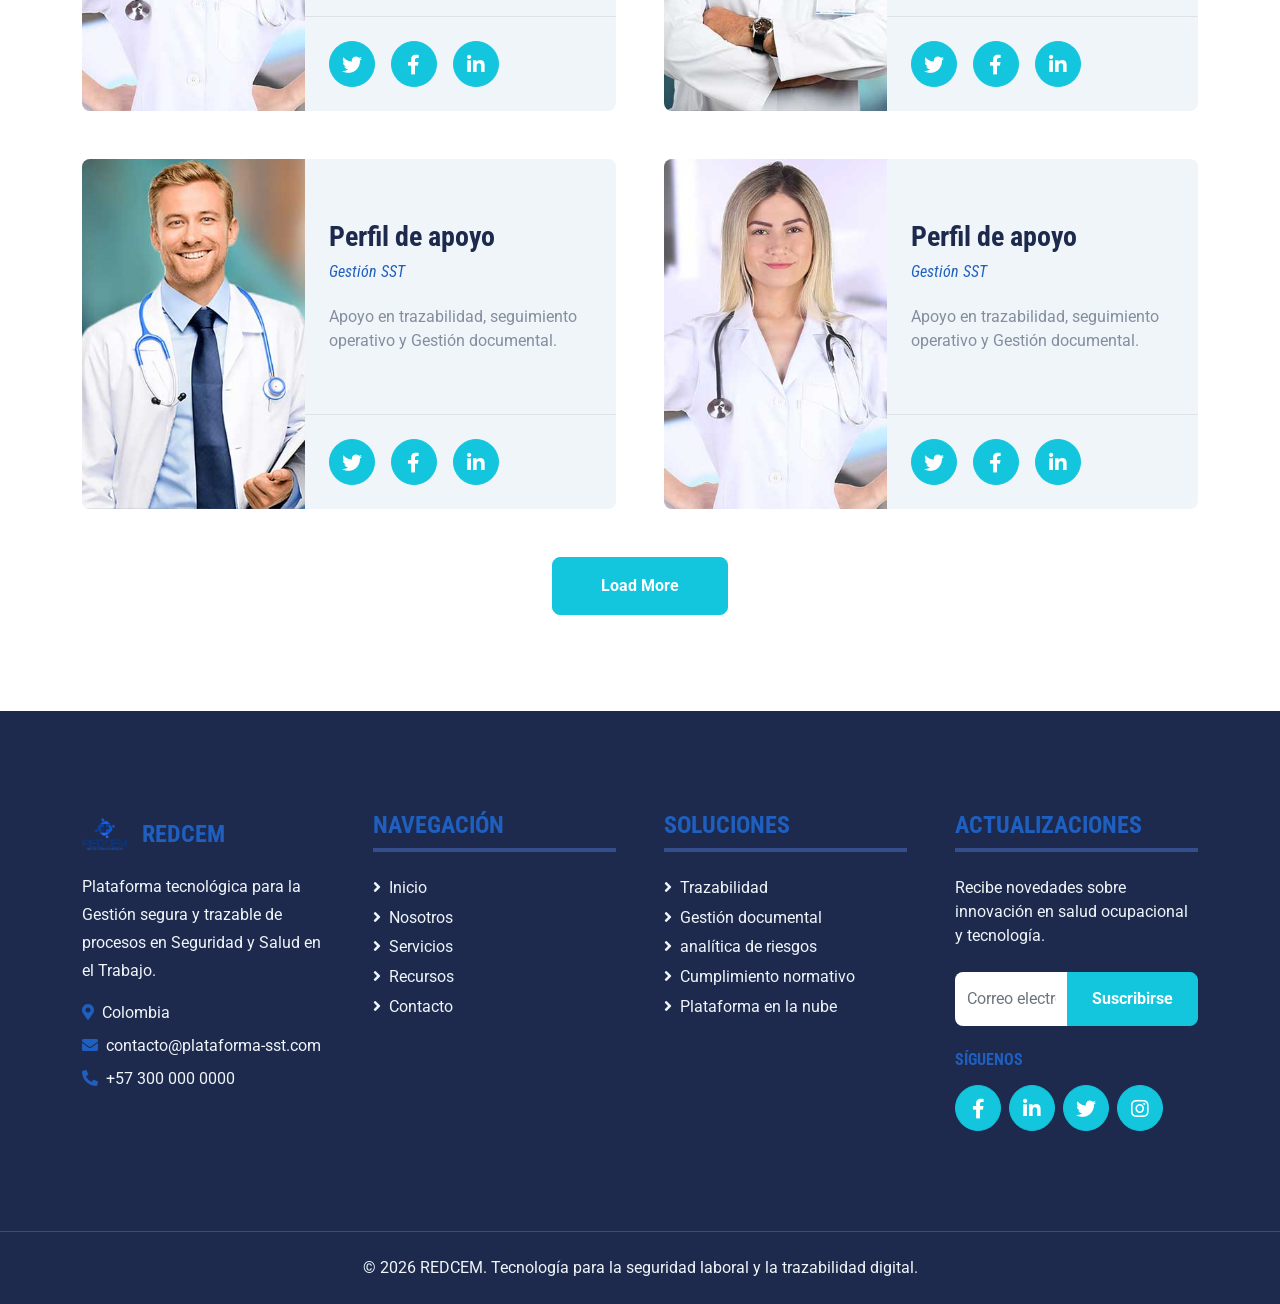
<file: search.html>
﻿<!DOCTYPE html>
<html lang="en">

<head>
    <meta charset="utf-8">
    <title>REDCEM - Búsqueda</title>
    <meta content="width=device-width, initial-scale=1.0" name="viewport">
    <meta content="Free HTML Templates" name="keywords">
    <meta content="Free HTML Templates" name="description">

    <!-- Favicon -->
    <link href="img/favicon.ico" rel="icon">

    <!-- Google Web Fonts -->
    <link rel="preconnect" href="https://fonts.gstatic.com">
    <link href="https://fonts.googleapis.com/css2?family=Roboto+Condensed:wght@400;700&family=Roboto:wght@400;700&display=swap" rel="stylesheet">  

    <!-- Icon Font Stylesheet -->
    <link href="https://cdnjs.cloudflare.com/ajax/libs/font-awesome/5.15.0/css/all.min.css" rel="stylesheet">
    <link href="https://cdn.jsdelivr.net/npm/bootstrap-icons@1.4.1/font/bootstrap-icons.css" rel="stylesheet">

    <!-- Libraries Stylesheet -->
    <link href="lib/owlcarousel/assets/owl.carousel.min.css" rel="stylesheet">
    <link href="lib/tempusdominus/css/tempusdominus-bootstrap-4.min.css" rel="stylesheet" />

    <!-- Customized Bootstrap Stylesheet -->
    <link href="css/bootstrap.min.css" rel="stylesheet">

    <!-- Template Stylesheet -->
    <link href="css/style.css" rel="stylesheet">
</head>

<body>
        <!-- Topbar Start -->
    <div class="container-fluid py-2 border-bottom d-none d-lg-block bg-light">
        <div class="container">
            <div class="row align-items-center">
                <div class="col-lg-8 col-md-7 text-center text-lg-start mb-2 mb-lg-0">
                    <div class="d-flex flex-wrap align-items-center gap-3">
                        <a class="text-decoration-none text-body" href="tel:+573000000000">
                            <i class="bi bi-telephone-fill text-primary me-2"></i>
                            +57 300 000 0000
                        </a>
                        <a class="text-decoration-none text-body" href="mailto:contacto@plataforma-sst.com">
                            <i class="bi bi-envelope-fill text-primary me-2"></i>
                            contacto@plataforma-sst.com
                        </a>
                        <span class="text-body">
                            <i class="bi bi-shield-check text-primary me-2"></i>
                            Plataforma segura SST
                        </span>
                    </div>
                </div>
                <div class="col-lg-4 col-md-5 text-center text-lg-end">
                    <div class="d-inline-flex align-items-center">
                        <a class="text-body px-2" href="#"><i class="fab fa-facebook-f"></i></a>
                        <a class="text-body px-2" href="#"><i class="fab fa-linkedin-in"></i></a>
                        <a class="text-body px-2" href="#"><i class="fab fa-twitter"></i></a>
                        <a class="text-body px-2" href="#"><i class="fab fa-instagram"></i></a>
                        <a class="text-body ps-2" href="#"><i class="fab fa-youtube"></i></a>
                    </div>
                </div>
            </div>
        </div>
    </div>
    <!-- Topbar End -->

    <!-- Navbar Start -->
    <div class="container-fluid sticky-top bg-white shadow-sm">
        <div class="container">
            <nav class="navbar navbar-expand-lg bg-white navbar-light py-3 py-lg-0">
                <a href="index.html" class="navbar-brand">
                    <img src="img/logoRedcem.png" alt="Redcem" style="height:50px;" class="me-2">
                    <span class="text-primary fw-bold">REDCEM</span>
                </a>
                <button class="navbar-toggler" type="button" data-bs-toggle="collapse" data-bs-target="#navbarCollapse">
                    <span class="navbar-toggler-icon"></span>
                </button>
                <div class="collapse navbar-collapse" id="navbarCollapse">
                    <div class="navbar-nav ms-auto py-0">
                        <a href="index.html" class="nav-item nav-link ">Inicio</a>
                        <a href="about.html" class="nav-item nav-link ">Nosotros</a>
                        <div class="nav-item dropdown">
                            <a href="#" class="nav-link dropdown-toggle " data-bs-toggle="dropdown">Servicios</a>
                            <div class="dropdown-menu m-0">
                                <a href="service.html" class="dropdown-item">Servicios</a>
                            </div>
                        </div>
                        <div class="nav-item dropdown">
                            <a href="#" class="nav-link dropdown-toggle active" data-bs-toggle="dropdown">Recursos</a>
                            <div class="dropdown-menu m-0">
                                <a href="blog.html" class="dropdown-item">Blog</a>
                                <a href="faq.html" class="dropdown-item">Preguntas frecuentes</a>
                                <a href="price.html" class="dropdown-item">Precios</a>
                                <a href="team.html" class="dropdown-item">Equipo</a>
                                <a href="testimonial.html" class="dropdown-item">Testimonios</a>
                                <a href="appointment.html" class="dropdown-item">Citas</a>
                            </div>
                        </div>
                        <a href="contact.html" class="nav-item nav-link">Contacto</a>
                        <div class="d-flex flex-column flex-lg-row align-items-stretch align-items-lg-center ms-lg-3 pt-3 pt-lg-0">
                            <a href="https://redcemed.com/loginasi" class="btn login-cta px-3 py-1" aria-label="Ir al login">
                                <i class="bi bi-box-arrow-in-right me-2"></i>Login
                            </a>
                        </div>
                    </div>
                </div>
            </nav>
        </div>
    </div>
    <!-- Navbar End -->


    <!-- Hero Start -->
    <div class="container-fluid bg-primary py-5 mb-5 hero-header">
        <div class="container py-5">
            <div class="row justify-content-start">
                <div class="col-lg-8 text-center text-lg-start">
                    <h1 class="display-1 text-white">Búsqueda</h1>
                    <nav aria-label="breadcrumb">
                        <ol class="breadcrumb justify-content-center justify-content-lg-start mb-0">
                            <li class="breadcrumb-item"><a href="index.html">Inicio</a></li>
                            <li class="breadcrumb-item active" aria-current="page">Búsqueda</li>
                        </ol>
                    </nav>
                </div>
            </div>
        </div>
    </div>
    <!-- Hero End -->


    <!-- Search Start -->
    <div class="container-fluid pt-5">
        <div class="container">
            <div class="text-center mx-auto mb-5" style="max-width: 500px;">
                <h5 class="d-inline-block text-primary text-uppercase border-bottom border-5">Explorar recursos</h5>
                <h1 class="display-4 mb-4">Encuentra módulos y perfiles de apoyo</h1>
                <h5 class="fw-normal">Busca recursos, equipos y perfiles que apoyan la operación REDCEM con una navegación clara y ordenada.</h5>
            </div>
            <div class="mx-auto" style="width: 100%; max-width: 600px;">
                <div class="input-group">
                    <select class="form-select border-primary w-25" style="height: 60px;">
                        <option selected>Módulo</option>
                        <option value="1">Gestión SST</option>
                        <option value="2">Trazabilidad</option>
                        <option value="3">Analítica de riesgos</option>
                    </select>
                    <input type="text" class="form-control border-primary w-50" placeholder="Palabra clave">
                    <button class="btn btn-dark border-0 w-25">Buscar</button>
                </div>
            </div>
        </div>
    </div>
    <!-- Search End -->


    <!-- Search Result Start -->
    <div class="container-fluid py-5">
        <div class="container">
            <div class="row g-5">
                <div class="col-lg-6 team-item">
                    <div class="row g-0 bg-light rounded overflow-hidden">
                        <div class="col-12 col-sm-5 h-100">
                            <img class="img-fluid h-100" src="img/team-1.jpg" style="object-fit: cover;">
                        </div>
                        <div class="col-12 col-sm-7 h-100 d-flex flex-column">
                            <div class="mt-auto p-4">
                                <h3>Perfil de apoyo</h3>
                            <h6 class="fw-normal fst-italic text-primary mb-4">Gestión SST</h6>
                                <p class="m-0">Apoyo en trazabilidad, seguimiento operativo y gestión documental.</p>
                            </div>
                            <div class="d-flex mt-auto border-top p-4">
                                <a class="btn btn-lg btn-primary btn-lg-square rounded-circle me-3" href="#"><i class="fab fa-twitter"></i></a>
                                <a class="btn btn-lg btn-primary btn-lg-square rounded-circle me-3" href="#"><i class="fab fa-facebook-f"></i></a>
                                <a class="btn btn-lg btn-primary btn-lg-square rounded-circle" href="#"><i class="fab fa-linkedin-in"></i></a>
                            </div>
                        </div>
                    </div>
                </div>
                <div class="col-lg-6 team-item">
                    <div class="row g-0 bg-light rounded overflow-hidden">
                        <div class="col-12 col-sm-5 h-100">
                            <img class="img-fluid h-100" src="img/team-2.jpg" style="object-fit: cover;">
                        </div>
                        <div class="col-12 col-sm-7 h-100 d-flex flex-column">
                            <div class="mt-auto p-4">
                                <h3>Perfil de apoyo</h3>
                            <h6 class="fw-normal fst-italic text-primary mb-4">Gestión SST</h6>
                                <p class="m-0">Apoyo en trazabilidad, seguimiento operativo y Gestión documental.</p>
                            </div>
                            <div class="d-flex mt-auto border-top p-4">
                                <a class="btn btn-lg btn-primary btn-lg-square rounded-circle me-3" href="#"><i class="fab fa-twitter"></i></a>
                                <a class="btn btn-lg btn-primary btn-lg-square rounded-circle me-3" href="#"><i class="fab fa-facebook-f"></i></a>
                                <a class="btn btn-lg btn-primary btn-lg-square rounded-circle" href="#"><i class="fab fa-linkedin-in"></i></a>
                            </div>
                        </div>
                    </div>
                </div>
                <div class="col-lg-6 team-item">
                    <div class="row g-0 bg-light rounded overflow-hidden">
                        <div class="col-12 col-sm-5 h-100">
                            <img class="img-fluid h-100" src="img/team-3.jpg" style="object-fit: cover;">
                        </div>
                        <div class="col-12 col-sm-7 h-100 d-flex flex-column">
                            <div class="mt-auto p-4">
                                <h3>Perfil de apoyo</h3>
                            <h6 class="fw-normal fst-italic text-primary mb-4">Gestión SST</h6>
                                <p class="m-0">Apoyo en trazabilidad, seguimiento operativo y Gestión documental.</p>
                            </div>
                            <div class="d-flex mt-auto border-top p-4">
                                <a class="btn btn-lg btn-primary btn-lg-square rounded-circle me-3" href="#"><i class="fab fa-twitter"></i></a>
                                <a class="btn btn-lg btn-primary btn-lg-square rounded-circle me-3" href="#"><i class="fab fa-facebook-f"></i></a>
                                <a class="btn btn-lg btn-primary btn-lg-square rounded-circle" href="#"><i class="fab fa-linkedin-in"></i></a>
                            </div>
                        </div>
                    </div>
                </div>
                <div class="col-lg-6 team-item">
                    <div class="row g-0 bg-light rounded overflow-hidden">
                        <div class="col-12 col-sm-5 h-100">
                            <img class="img-fluid h-100" src="img/team-1.jpg" style="object-fit: cover;">
                        </div>
                        <div class="col-12 col-sm-7 h-100 d-flex flex-column">
                            <div class="mt-auto p-4">
                                <h3>Perfil de apoyo</h3>
                            <h6 class="fw-normal fst-italic text-primary mb-4">Gestión SST</h6>
                                <p class="m-0">Apoyo en trazabilidad, seguimiento operativo y Gestión documental.</p>
                            </div>
                            <div class="d-flex mt-auto border-top p-4">
                                <a class="btn btn-lg btn-primary btn-lg-square rounded-circle me-3" href="#"><i class="fab fa-twitter"></i></a>
                                <a class="btn btn-lg btn-primary btn-lg-square rounded-circle me-3" href="#"><i class="fab fa-facebook-f"></i></a>
                                <a class="btn btn-lg btn-primary btn-lg-square rounded-circle" href="#"><i class="fab fa-linkedin-in"></i></a>
                            </div>
                        </div>
                    </div>
                </div>
                <div class="col-lg-6 team-item">
                    <div class="row g-0 bg-light rounded overflow-hidden">
                        <div class="col-12 col-sm-5 h-100">
                            <img class="img-fluid h-100" src="img/team-2.jpg" style="object-fit: cover;">
                        </div>
                        <div class="col-12 col-sm-7 h-100 d-flex flex-column">
                            <div class="mt-auto p-4">
                                <h3>Perfil de apoyo</h3>
                            <h6 class="fw-normal fst-italic text-primary mb-4">Gestión SST</h6>
                                <p class="m-0">Apoyo en trazabilidad, seguimiento operativo y Gestión documental.</p>
                            </div>
                            <div class="d-flex mt-auto border-top p-4">
                                <a class="btn btn-lg btn-primary btn-lg-square rounded-circle me-3" href="#"><i class="fab fa-twitter"></i></a>
                                <a class="btn btn-lg btn-primary btn-lg-square rounded-circle me-3" href="#"><i class="fab fa-facebook-f"></i></a>
                                <a class="btn btn-lg btn-primary btn-lg-square rounded-circle" href="#"><i class="fab fa-linkedin-in"></i></a>
                            </div>
                        </div>
                    </div>
                </div>
                <div class="col-lg-6 team-item">
                    <div class="row g-0 bg-light rounded overflow-hidden">
                        <div class="col-12 col-sm-5 h-100">
                            <img class="img-fluid h-100" src="img/team-3.jpg" style="object-fit: cover;">
                        </div>
                        <div class="col-12 col-sm-7 h-100 d-flex flex-column">
                            <div class="mt-auto p-4">
                                <h3>Perfil de apoyo</h3>
                            <h6 class="fw-normal fst-italic text-primary mb-4">Gestión SST</h6>
                                <p class="m-0">Apoyo en trazabilidad, seguimiento operativo y Gestión documental.</p>
                            </div>
                            <div class="d-flex mt-auto border-top p-4">
                                <a class="btn btn-lg btn-primary btn-lg-square rounded-circle me-3" href="#"><i class="fab fa-twitter"></i></a>
                                <a class="btn btn-lg btn-primary btn-lg-square rounded-circle me-3" href="#"><i class="fab fa-facebook-f"></i></a>
                                <a class="btn btn-lg btn-primary btn-lg-square rounded-circle" href="#"><i class="fab fa-linkedin-in"></i></a>
                            </div>
                        </div>
                    </div>
                </div>
                <div class="col-12 text-center">
                    <button class="btn btn-primary py-3 px-5">Load More</button>
                </div>
            </div>
        </div>
    </div>
    <!-- Search Result End -->


            <!-- Footer Start -->
    <div class="container-fluid bg-dark text-light mt-5 py-5 site-footer">
        <div class="container py-5">
            <div class="row g-5 align-items-stretch text-center text-lg-start">
                <div class="col-lg-3 col-md-6 d-flex">
                    <div class="footer-card w-100">
                        <div class="footer-brand justify-content-center justify-content-lg-start">
                            <img src="img/logoRedcem.png" alt="REDCEM">
                            <h4 class="text-primary text-uppercase mb-0">REDCEM</h4>
                        </div>
                        <p class="footer-lead mx-auto mx-lg-0">
                            Plataforma tecnológica para la Gestión segura y trazable de procesos en Seguridad y Salud en el Trabajo.
                        </p>
                        <div class="footer-meta">
                            <p class="mb-0"><i class="fa fa-map-marker-alt text-primary me-2"></i>Colombia</p>
                            <p class="mb-0"><i class="fa fa-envelope text-primary me-2"></i>contacto@plataforma-sst.com</p>
                            <p class="mb-0"><i class="fa fa-phone-alt text-primary me-2"></i>+57 300 000 0000</p>
                        </div>
                    </div>
                </div>
                <div class="col-lg-3 col-md-6 d-flex">
                    <div class="footer-card w-100">
                        <h4 class="text-primary text-uppercase border-bottom border-4 border-secondary pb-2 mb-4">Navegación</h4>
                        <div class="footer-links">
                            <a class="text-light" href="index.html"><i class="fa fa-angle-right me-2"></i>Inicio</a>
                            <a class="text-light" href="about.html"><i class="fa fa-angle-right me-2"></i>Nosotros</a>
                            <a class="text-light" href="service.html"><i class="fa fa-angle-right me-2"></i>Servicios</a>
                            <a class="text-light" href="blog.html"><i class="fa fa-angle-right me-2"></i>Recursos</a>
                            <a class="text-light" href="contact.html"><i class="fa fa-angle-right me-2"></i>Contacto</a>
                        </div>
                    </div>
                </div>
                <div class="col-lg-3 col-md-6 d-flex">
                    <div class="footer-card w-100">
                        <h4 class="text-primary text-uppercase border-bottom border-4 border-secondary pb-2 mb-4">Soluciones</h4>
                        <div class="footer-links">
                            <a class="text-light" href="service.html"><i class="fa fa-angle-right me-2"></i>Trazabilidad</a>
                            <a class="text-light" href="service.html"><i class="fa fa-angle-right me-2"></i>Gestión documental</a>
                            <a class="text-light" href="service.html"><i class="fa fa-angle-right me-2"></i>analítica de riesgos</a>
                            <a class="text-light" href="service.html"><i class="fa fa-angle-right me-2"></i>Cumplimiento normativo</a>
                            <a class="text-light" href="service.html"><i class="fa fa-angle-right me-2"></i>Plataforma en la nube</a>
                        </div>
                    </div>
                </div>
                <div class="col-lg-3 col-md-6 d-flex">
                    <div class="footer-card w-100 footer-newsletter">
                        <h4 class="text-primary text-uppercase border-bottom border-4 border-secondary pb-2 mb-4">Actualizaciones</h4>
                        <p class="mb-4">Recibe novedades sobre innovación en salud ocupacional y tecnología.</p>
                        <form>
                            <div class="input-group">
                                <input type="email" class="form-control border-0" placeholder="Correo electrónico">
                                <button class="btn btn-primary px-4" type="submit">Suscribirse</button>
                            </div>
                        </form>
                        <h6 class="text-primary text-uppercase mt-4 mb-3">Síguenos</h6>
                        <div class="d-flex justify-content-center justify-content-lg-start footer-social">
                            <a class="btn btn-lg btn-primary btn-lg-square rounded-circle me-2" href="#"><i class="fab fa-facebook-f"></i></a>
                            <a class="btn btn-lg btn-primary btn-lg-square rounded-circle me-2" href="#"><i class="fab fa-linkedin-in"></i></a>
                            <a class="btn btn-lg btn-primary btn-lg-square rounded-circle me-2" href="#"><i class="fab fa-twitter"></i></a>
                            <a class="btn btn-lg btn-primary btn-lg-square rounded-circle" href="#"><i class="fab fa-instagram"></i></a>
                        </div>
                    </div>
                </div>
            </div>
        </div>
    </div>
    <div class="container-fluid bg-dark text-light border-top border-secondary py-4">
        <div class="container">
            <p class="mb-0 text-center">
                © 2026 REDCEM. Tecnología para la seguridad laboral y la trazabilidad digital.
            </p>
        </div>
    </div>
    <!-- Footer End -->

    <!-- Back to Top -->
    <a href="#" class="btn btn-lg btn-primary btn-lg-square back-to-top"><i class="bi bi-arrow-up"></i></a>


    <!-- JavaScript Libraries -->
    <script src="https://code.jquery.com/jquery-3.4.1.min.js"></script>
    <script src="https://cdn.jsdelivr.net/npm/bootstrap@5.0.0/dist/js/bootstrap.bundle.min.js"></script>
    <script src="lib/easing/easing.min.js"></script>
    <script src="lib/waypoints/waypoints.min.js"></script>
    <script src="lib/owlcarousel/owl.carousel.min.js"></script>
    <script src="lib/tempusdominus/js/moment.min.js"></script>
    <script src="lib/tempusdominus/js/moment-timezone.min.js"></script>
    <script src="lib/tempusdominus/js/tempusdominus-bootstrap-4.min.js"></script>

    <!-- Template Javascript -->
    <script src="js/main.js"></script>
</body>

</html>
</file>
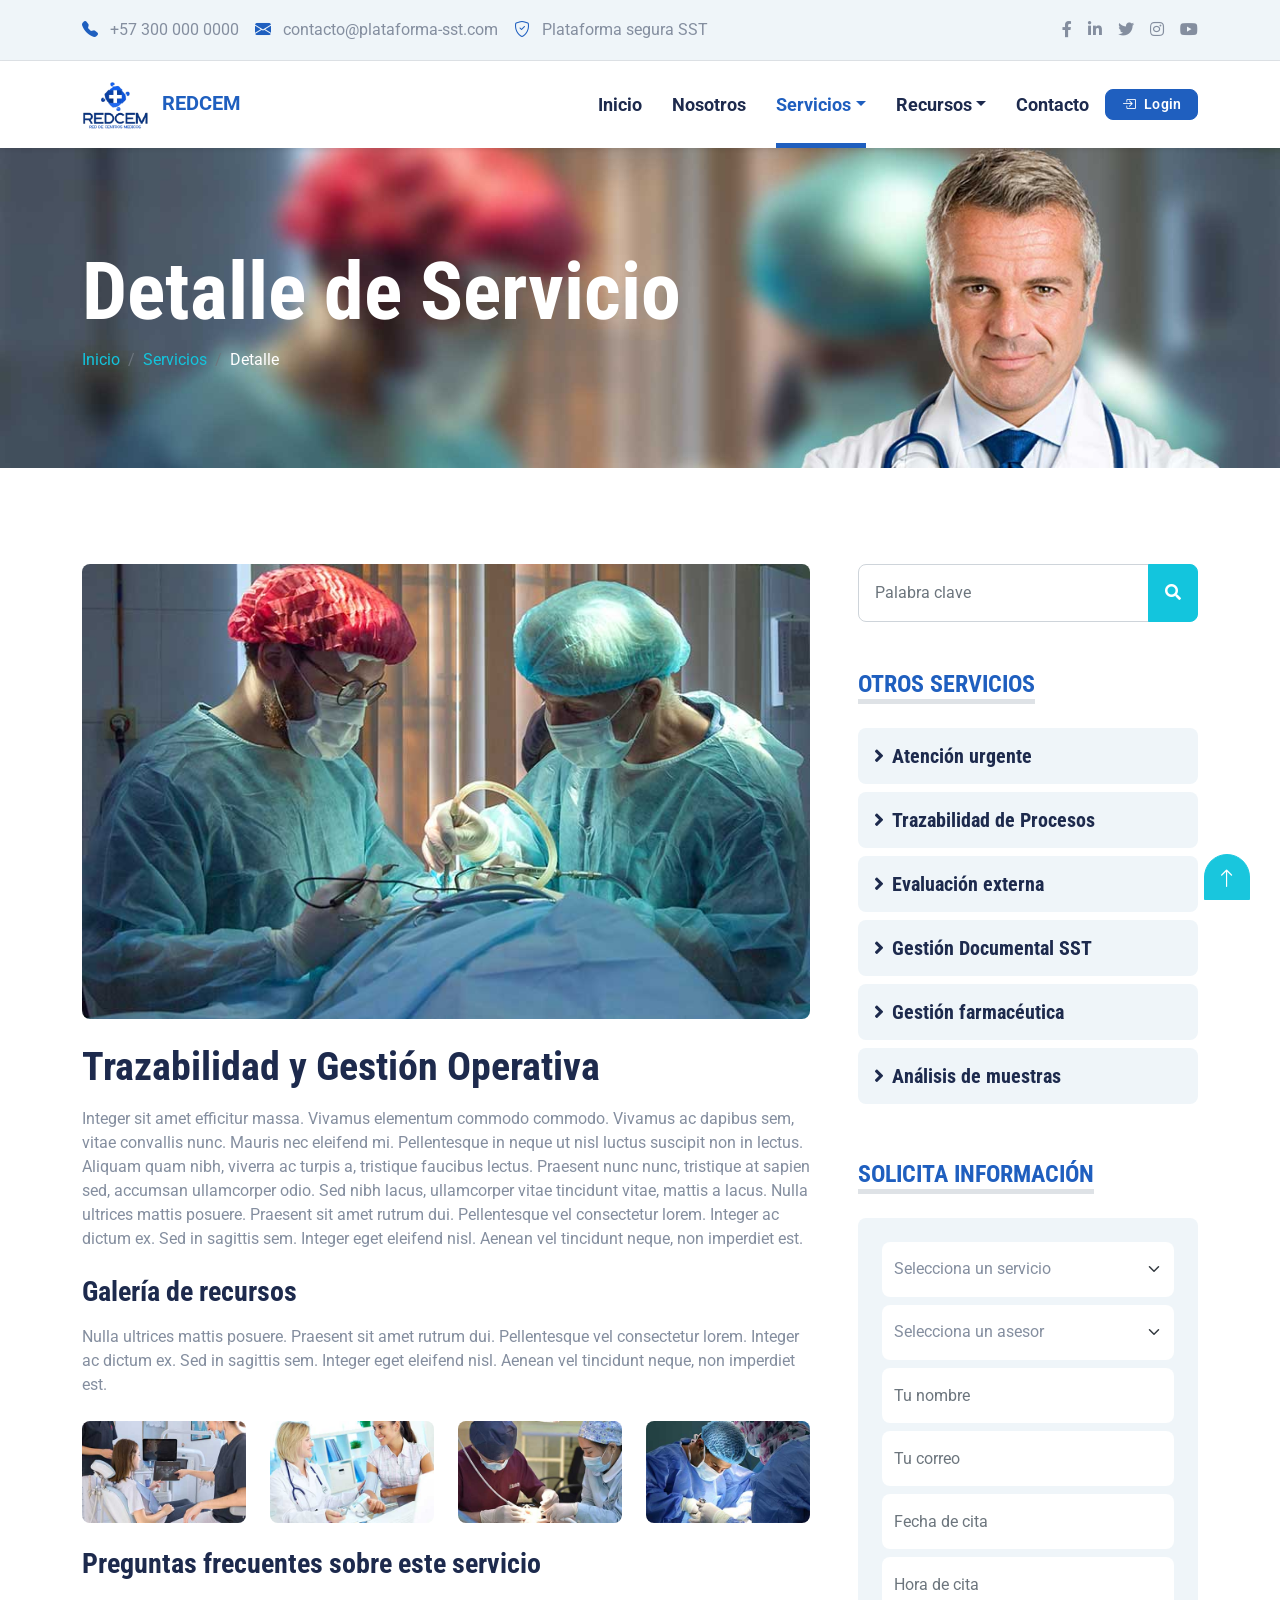
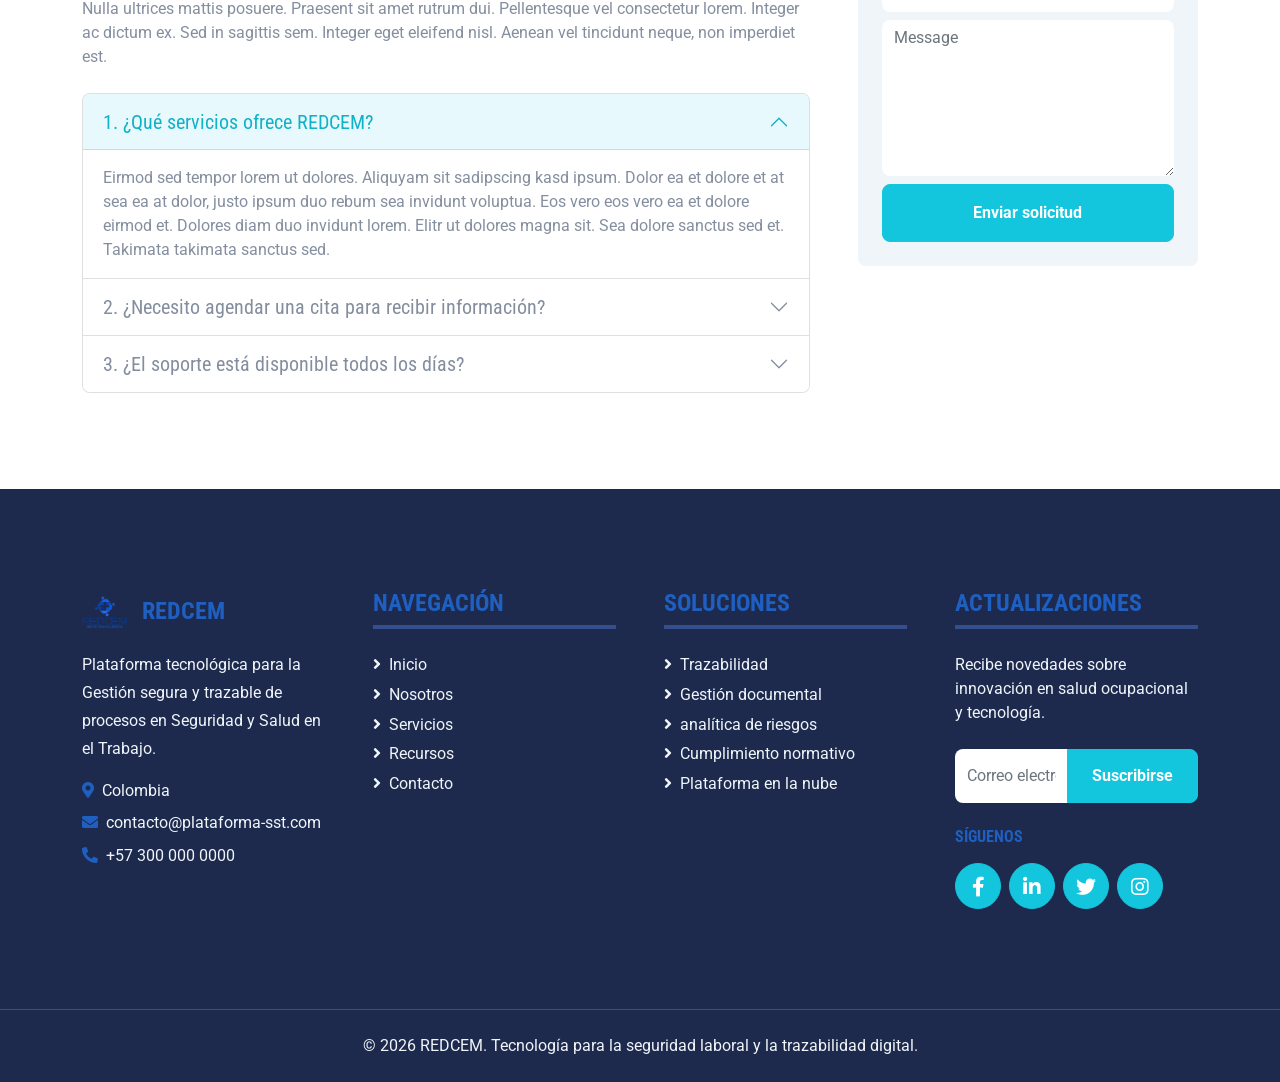
<file: service-detail.html>
﻿<!DOCTYPE html>
<html lang="en">

<head>
    <meta charset="utf-8">
    <title>REDCEM - Detalle de Servicio</title>
    <meta content="width=device-width, initial-scale=1.0" name="viewport">
    <meta content="Free HTML Templates" name="keywords">
    <meta content="Free HTML Templates" name="description">

    <!-- Favicon -->
    <link href="img/favicon.ico" rel="icon">

    <!-- Google Web Fonts -->
    <link rel="preconnect" href="https://fonts.gstatic.com">
    <link href="https://fonts.googleapis.com/css2?family=Roboto+Condensed:wght@400;700&family=Roboto:wght@400;700&display=swap" rel="stylesheet">  

    <!-- Icon Font Stylesheet -->
    <link href="https://cdnjs.cloudflare.com/ajax/libs/font-awesome/5.15.0/css/all.min.css" rel="stylesheet">
    <link href="https://cdn.jsdelivr.net/npm/bootstrap-icons@1.4.1/font/bootstrap-icons.css" rel="stylesheet">

    <!-- Libraries Stylesheet -->
    <link href="lib/owlcarousel/assets/owl.carousel.min.css" rel="stylesheet">
    <link href="lib/tempusdominus/css/tempusdominus-bootstrap-4.min.css" rel="stylesheet" />

    <!-- Customized Bootstrap Stylesheet -->
    <link href="css/bootstrap.min.css" rel="stylesheet">

    <!-- Template Stylesheet -->
    <link href="css/style.css" rel="stylesheet">
</head>

<body>
        <!-- Topbar Start -->
    <div class="container-fluid py-2 border-bottom d-none d-lg-block bg-light">
        <div class="container">
            <div class="row align-items-center">
                <div class="col-lg-8 col-md-7 text-center text-lg-start mb-2 mb-lg-0">
                    <div class="d-flex flex-wrap align-items-center gap-3">
                        <a class="text-decoration-none text-body" href="tel:+573000000000">
                            <i class="bi bi-telephone-fill text-primary me-2"></i>
                            +57 300 000 0000
                        </a>
                        <a class="text-decoration-none text-body" href="mailto:contacto@plataforma-sst.com">
                            <i class="bi bi-envelope-fill text-primary me-2"></i>
                            contacto@plataforma-sst.com
                        </a>
                        <span class="text-body">
                            <i class="bi bi-shield-check text-primary me-2"></i>
                            Plataforma segura SST
                        </span>
                    </div>
                </div>
                <div class="col-lg-4 col-md-5 text-center text-lg-end">
                    <div class="d-inline-flex align-items-center">
                        <a class="text-body px-2" href="#"><i class="fab fa-facebook-f"></i></a>
                        <a class="text-body px-2" href="#"><i class="fab fa-linkedin-in"></i></a>
                        <a class="text-body px-2" href="#"><i class="fab fa-twitter"></i></a>
                        <a class="text-body px-2" href="#"><i class="fab fa-instagram"></i></a>
                        <a class="text-body ps-2" href="#"><i class="fab fa-youtube"></i></a>
                    </div>
                </div>
            </div>
        </div>
    </div>
    <!-- Topbar End -->

    <!-- Navbar Start -->
    <div class="container-fluid sticky-top bg-white shadow-sm">
        <div class="container">
            <nav class="navbar navbar-expand-lg bg-white navbar-light py-3 py-lg-0">
                <a href="index.html" class="navbar-brand">
                    <img src="img/logoRedcem.png" alt="Redcem" style="height:50px;" class="me-2">
                    <span class="text-primary fw-bold">REDCEM</span>
                </a>
                <button class="navbar-toggler" type="button" data-bs-toggle="collapse" data-bs-target="#navbarCollapse">
                    <span class="navbar-toggler-icon"></span>
                </button>
                <div class="collapse navbar-collapse" id="navbarCollapse">
                    <div class="navbar-nav ms-auto py-0">
                        <a href="index.html" class="nav-item nav-link ">Inicio</a>
                        <a href="about.html" class="nav-item nav-link ">Nosotros</a>
                        <div class="nav-item dropdown">
                            <a href="#" class="nav-link dropdown-toggle active" data-bs-toggle="dropdown">Servicios</a>
                            <div class="dropdown-menu m-0">
                                <a href="service.html" class="dropdown-item">Servicios</a>
                            </div>
                        </div>
                        <div class="nav-item dropdown">
                            <a href="#" class="nav-link dropdown-toggle " data-bs-toggle="dropdown">Recursos</a>
                            <div class="dropdown-menu m-0">
                                <a href="blog.html" class="dropdown-item">Blog</a>
                                <a href="faq.html" class="dropdown-item">Preguntas frecuentes</a>
                                <a href="price.html" class="dropdown-item">Precios</a>
                                <a href="team.html" class="dropdown-item">Equipo</a>
                                <a href="testimonial.html" class="dropdown-item">Testimonios</a>
                                <a href="appointment.html" class="dropdown-item">Citas</a>
                            </div>
                        </div>
                        <a href="contact.html" class="nav-item nav-link">Contacto</a>
                        <div class="d-flex flex-column flex-lg-row align-items-stretch align-items-lg-center ms-lg-3 pt-3 pt-lg-0">
                            <a href="https://redcemed.com/loginasi" class="btn login-cta px-3 py-1" aria-label="Ir al login">
                                <i class="bi bi-box-arrow-in-right me-2"></i>Login
                            </a>
                        </div>
                    </div>
                </div>
            </nav>
        </div>
    </div>
    <!-- Navbar End -->


    <!-- Hero Start -->
    <div class="container-fluid bg-primary py-5 mb-5 hero-header">
        <div class="container py-5">
            <div class="row justify-content-start">
                <div class="col-lg-8 text-center text-lg-start">
                    <h1 class="display-1 text-white">Detalle de Servicio</h1>
                    <nav aria-label="breadcrumb">
                        <ol class="breadcrumb justify-content-center justify-content-lg-start mb-0">
                            <li class="breadcrumb-item"><a href="index.html">Inicio</a></li>
                            <li class="breadcrumb-item"><a href="service.html">Servicios</a></li>
                            <li class="breadcrumb-item active" aria-current="page">Detalle</li>
                        </ol>
                    </nav>
                </div>
            </div>
        </div>
    </div>
    <!-- Hero End -->
    

    <!-- Detail Start -->
    <div class="container-fluid py-5">
        <div class="container">
            <div class="row g-5">
                <div class="col-lg-8">
                    <img class="img-fluid rounded w-100 mb-4" src="img/about.jpg" alt="">

                    <h1 class="mb-3">Trazabilidad y Gestión Operativa</h1>
                    <p class="mb-4">Integer sit amet efficitur massa. Vivamus elementum commodo commodo. Vivamus ac dapibus sem, vitae convallis nunc. Mauris nec eleifend mi. Pellentesque in neque ut nisl luctus suscipit non in lectus. Aliquam quam nibh, viverra ac turpis a, tristique faucibus lectus. Praesent nunc nunc, tristique at sapien sed, accumsan ullamcorper odio. Sed nibh lacus, ullamcorper vitae tincidunt vitae, mattis a lacus. Nulla ultrices mattis posuere. Praesent sit amet rutrum dui. Pellentesque vel consectetur lorem. Integer ac dictum ex. Sed in sagittis sem. Integer eget eleifend nisl. Aenean vel tincidunt neque, non imperdiet est.</p>
                    
                    <h3 class="mb-3">Galería de recursos</h3>
                    <p class="mb-4">Nulla ultrices mattis posuere. Praesent sit amet rutrum dui. Pellentesque vel consectetur lorem. Integer ac dictum ex. Sed in sagittis sem. Integer eget eleifend nisl. Aenean vel tincidunt neque, non imperdiet est.</p>
                    <div class="row g-4 mb-4">
                        <div class="col-6 col-lg-3">
                            <img class="img-fluid rounded w-100" src="img/price-1.jpg" alt="">
                        </div>
                        <div class="col-6 col-lg-3">
                            <img class="img-fluid rounded w-100" src="img/price-2.jpg" alt="">
                        </div>
                        <div class="col-6 col-lg-3">
                            <img class="img-fluid rounded w-100" src="img/price-3.jpg" alt="">
                        </div>
                        <div class="col-6 col-lg-3">
                            <img class="img-fluid rounded w-100" src="img/price-4.jpg" alt="">
                        </div>
                    </div>

                    <h3 class="mb-3">Preguntas frecuentes sobre este servicio</h3>
                    <p class="mb-4">Nulla ultrices mattis posuere. Praesent sit amet rutrum dui. Pellentesque vel consectetur lorem. Integer ac dictum ex. Sed in sagittis sem. Integer eget eleifend nisl. Aenean vel tincidunt neque, non imperdiet est.</p>
                    <div class="accordion" id="accordionExample">
                        <div class="accordion-item">
                            <h2 class="accordion-header" id="headingOne">
                                <button class="accordion-button fs-5" type="button" data-bs-toggle="collapse"
                                    data-bs-target="#collapseOne" aria-expanded="true" aria-controls="collapseOne">
                                    1. ¿Qué servicios ofrece REDCEM?
                                </button>
                            </h2>
                            <div id="collapseOne" class="accordion-collapse collapse show" aria-labelledby="headingOne"
                                data-bs-parent="#accordionExample">
                                <div class="accordion-body">
                                    Eirmod sed tempor lorem ut dolores. Aliquyam sit sadipscing kasd ipsum. Dolor ea et dolore et at sea ea at dolor, justo ipsum duo rebum sea invidunt voluptua. Eos vero eos vero ea et dolore eirmod et. Dolores diam duo invidunt lorem. Elitr ut dolores magna sit. Sea dolore sanctus sed et. Takimata takimata sanctus sed.
                                </div>
                            </div>
                        </div>
                        <div class="accordion-item">
                            <h2 class="accordion-header" id="headingTwo">
                                <button class="accordion-button collapsed fs-5" type="button" data-bs-toggle="collapse"
                                    data-bs-target="#collapseTwo" aria-expanded="false" aria-controls="collapseTwo">
                                    2. ¿Necesito agendar una cita para recibir información?
                                </button>
                            </h2>
                            <div id="collapseTwo" class="accordion-collapse collapse" aria-labelledby="headingTwo"
                                data-bs-parent="#accordionExample">
                                <div class="accordion-body">
                                    Eirmod sed tempor lorem ut dolores. Aliquyam sit sadipscing kasd ipsum. Dolor ea et dolore et at sea ea at dolor, justo ipsum duo rebum sea invidunt voluptua. Eos vero eos vero ea et dolore eirmod et. Dolores diam duo invidunt lorem. Elitr ut dolores magna sit. Sea dolore sanctus sed et. Takimata takimata sanctus sed.
                                </div>
                            </div>
                        </div>
                        <div class="accordion-item">
                            <h2 class="accordion-header" id="headingThree">
                                <button class="accordion-button collapsed fs-5" type="button" data-bs-toggle="collapse"
                                    data-bs-target="#collapseThree" aria-expanded="false" aria-controls="collapseThree">
                                    3. ¿El soporte está disponible todos los días?
                                </button>
                            </h2>
                            <div id="collapseThree" class="accordion-collapse collapse" aria-labelledby="headingThree"
                                data-bs-parent="#accordionExample">
                                <div class="accordion-body">
                                    Eirmod sed tempor lorem ut dolores. Aliquyam sit sadipscing kasd ipsum. Dolor ea et dolore et at sea ea at dolor, justo ipsum duo rebum sea invidunt voluptua. Eos vero eos vero ea et dolore eirmod et. Dolores diam duo invidunt lorem. Elitr ut dolores magna sit. Sea dolore sanctus sed et. Takimata takimata sanctus sed.
                                </div>
                            </div>
                        </div>
                    </div>
                </div>

                <div class="col-lg-4">
                    <div class="mb-5">
                        <div class="input-group">
                            <input type="text" class="form-control p-3" placeholder="Palabra clave">
                            <button class="btn btn-primary px-3"><i class="fa fa-search"></i></button>
                        </div>
                    </div>

                    <div class="mb-5">
                    <h4 class="d-inline-block text-primary text-uppercase border-bottom border-5 mb-4">Otros Servicios</h4>
                        <div class="d-flex flex-column justify-content-start">
                            <a class="h5 bg-light rounded p-3 mb-2" href="#"><i class="fa fa-angle-right me-2"></i>Atención urgente</a>
                            <a class="h5 bg-light rounded p-3 mb-2" href="#"><i class="fa fa-angle-right me-2"></i>Trazabilidad de Procesos</a>
                            <a class="h5 bg-light rounded p-3 mb-2" href="#"><i class="fa fa-angle-right me-2"></i>Evaluación externa</a>
                            <a class="h5 bg-light rounded p-3 mb-2" href="#"><i class="fa fa-angle-right me-2"></i>Gestión Documental SST</a>
                            <a class="h5 bg-light rounded p-3 mb-2" href="#"><i class="fa fa-angle-right me-2"></i>Gestión farmacéutica</a>
                            <a class="h5 bg-light rounded p-3 mb-2" href="#"><i class="fa fa-angle-right me-2"></i>Análisis de muestras</a>
                        </div>
                    </div>

                    <h4 class="d-inline-block text-primary text-uppercase border-bottom border-5 mb-4">Solicita información</h4>
                    <div class="bg-light rounded p-4">
                        <div class="row g-2">
                            <div class="col-12">
                                <select class="form-select border-0" style="height: 55px;">
                                    <option selected>Selecciona un servicio</option>
                                    <option value="1">Servicio 1</option>
                                    <option value="2">Servicio 2</option>
                                    <option value="3">Servicio 3</option>
                                </select>
                            </div>
                            <div class="col-12">
                                <select class="form-select border-0" style="height: 55px;">
                                    <option selected>Selecciona un asesor</option>
                                    <option value="1">Asesor 1</option>
                                    <option value="2">Asesor 2</option>
                                    <option value="3">Asesor 3</option>
                                </select>
                            </div>
                            <div class="col-12">
                                <input type="text" class="form-control border-0" placeholder="Tu nombre" style="height: 55px;">
                            </div>
                            <div class="col-12">
                                <input type="email" class="form-control border-0" placeholder="Tu correo" style="height: 55px;">
                            </div>
                            <div class="col-12">
                                <div class="date" id="date1" data-target-input="nearest">
                                    <input type="text"
                                        class="form-control border-0 datetimepicker-input"
                                        placeholder="Fecha de cita" data-target="#date1" data-toggle="datetimepicker" style="height: 55px;">
                                </div>
                            </div>
                            <div class="col-12">
                                <div class="time" id="time1" data-target-input="nearest">
                                    <input type="text"
                                        class="form-control border-0 datetimepicker-input"
                                        placeholder="Hora de cita" data-target="#time1" data-toggle="datetimepicker" style="height: 55px;">
                                </div>
                            </div>
                            <div class="col-12">
                                <textarea class="form-control border-0" rows="6" placeholder="Message"></textarea>
                            </div>
                            <div class="col-12">
                                <button class="btn btn-primary py-3 w-100" type="submit">Enviar solicitud</button>
                            </div>
                        </div>
                    </div>
                </div>
            </div>
        </div>
    </div>
    <!-- Detail End -->


            <!-- Footer Start -->
    <div class="container-fluid bg-dark text-light mt-5 py-5 site-footer">
        <div class="container py-5">
            <div class="row g-5 align-items-stretch text-center text-lg-start">
                <div class="col-lg-3 col-md-6 d-flex">
                    <div class="footer-card w-100">
                        <div class="footer-brand justify-content-center justify-content-lg-start">
                            <img src="img/logoRedcem.png" alt="REDCEM">
                            <h4 class="text-primary text-uppercase mb-0">REDCEM</h4>
                        </div>
                        <p class="footer-lead mx-auto mx-lg-0">
                            Plataforma tecnológica para la Gestión segura y trazable de procesos en Seguridad y Salud en el Trabajo.
                        </p>
                        <div class="footer-meta">
                            <p class="mb-0"><i class="fa fa-map-marker-alt text-primary me-2"></i>Colombia</p>
                            <p class="mb-0"><i class="fa fa-envelope text-primary me-2"></i>contacto@plataforma-sst.com</p>
                            <p class="mb-0"><i class="fa fa-phone-alt text-primary me-2"></i>+57 300 000 0000</p>
                        </div>
                    </div>
                </div>
                <div class="col-lg-3 col-md-6 d-flex">
                    <div class="footer-card w-100">
                        <h4 class="text-primary text-uppercase border-bottom border-4 border-secondary pb-2 mb-4">Navegación</h4>
                        <div class="footer-links">
                            <a class="text-light" href="index.html"><i class="fa fa-angle-right me-2"></i>Inicio</a>
                            <a class="text-light" href="about.html"><i class="fa fa-angle-right me-2"></i>Nosotros</a>
                            <a class="text-light" href="service.html"><i class="fa fa-angle-right me-2"></i>Servicios</a>
                            <a class="text-light" href="blog.html"><i class="fa fa-angle-right me-2"></i>Recursos</a>
                            <a class="text-light" href="contact.html"><i class="fa fa-angle-right me-2"></i>Contacto</a>
                        </div>
                    </div>
                </div>
                <div class="col-lg-3 col-md-6 d-flex">
                    <div class="footer-card w-100">
                        <h4 class="text-primary text-uppercase border-bottom border-4 border-secondary pb-2 mb-4">Soluciones</h4>
                        <div class="footer-links">
                            <a class="text-light" href="service.html"><i class="fa fa-angle-right me-2"></i>Trazabilidad</a>
                            <a class="text-light" href="service.html"><i class="fa fa-angle-right me-2"></i>Gestión documental</a>
                            <a class="text-light" href="service.html"><i class="fa fa-angle-right me-2"></i>analítica de riesgos</a>
                            <a class="text-light" href="service.html"><i class="fa fa-angle-right me-2"></i>Cumplimiento normativo</a>
                            <a class="text-light" href="service.html"><i class="fa fa-angle-right me-2"></i>Plataforma en la nube</a>
                        </div>
                    </div>
                </div>
                <div class="col-lg-3 col-md-6 d-flex">
                    <div class="footer-card w-100 footer-newsletter">
                        <h4 class="text-primary text-uppercase border-bottom border-4 border-secondary pb-2 mb-4">Actualizaciones</h4>
                        <p class="mb-4">Recibe novedades sobre innovación en salud ocupacional y tecnología.</p>
                        <form>
                            <div class="input-group">
                                <input type="email" class="form-control border-0" placeholder="Correo electrónico">
                                <button class="btn btn-primary px-4" type="submit">Suscribirse</button>
                            </div>
                        </form>
                        <h6 class="text-primary text-uppercase mt-4 mb-3">Síguenos</h6>
                        <div class="d-flex justify-content-center justify-content-lg-start footer-social">
                            <a class="btn btn-lg btn-primary btn-lg-square rounded-circle me-2" href="#"><i class="fab fa-facebook-f"></i></a>
                            <a class="btn btn-lg btn-primary btn-lg-square rounded-circle me-2" href="#"><i class="fab fa-linkedin-in"></i></a>
                            <a class="btn btn-lg btn-primary btn-lg-square rounded-circle me-2" href="#"><i class="fab fa-twitter"></i></a>
                            <a class="btn btn-lg btn-primary btn-lg-square rounded-circle" href="#"><i class="fab fa-instagram"></i></a>
                        </div>
                    </div>
                </div>
            </div>
        </div>
    </div>
    <div class="container-fluid bg-dark text-light border-top border-secondary py-4">
        <div class="container">
            <p class="mb-0 text-center">
                © 2026 REDCEM. Tecnología para la seguridad laboral y la trazabilidad digital.
            </p>
        </div>
    </div>
    <!-- Footer End -->

    <!-- Back to Top -->
    <a href="#" class="btn btn-lg btn-primary btn-lg-square back-to-top"><i class="bi bi-arrow-up"></i></a>


    <!-- JavaScript Libraries -->
    <script src="https://code.jquery.com/jquery-3.4.1.min.js"></script>
    <script src="https://cdn.jsdelivr.net/npm/bootstrap@5.0.0/dist/js/bootstrap.bundle.min.js"></script>
    <script src="lib/easing/easing.min.js"></script>
    <script src="lib/waypoints/waypoints.min.js"></script>
    <script src="lib/owlcarousel/owl.carousel.min.js"></script>
    <script src="lib/tempusdominus/js/moment.min.js"></script>
    <script src="lib/tempusdominus/js/moment-timezone.min.js"></script>
    <script src="lib/tempusdominus/js/tempusdominus-bootstrap-4.min.js"></script>

    <!-- Template Javascript -->
    <script src="js/main.js"></script>
</body>

</html>
</file>
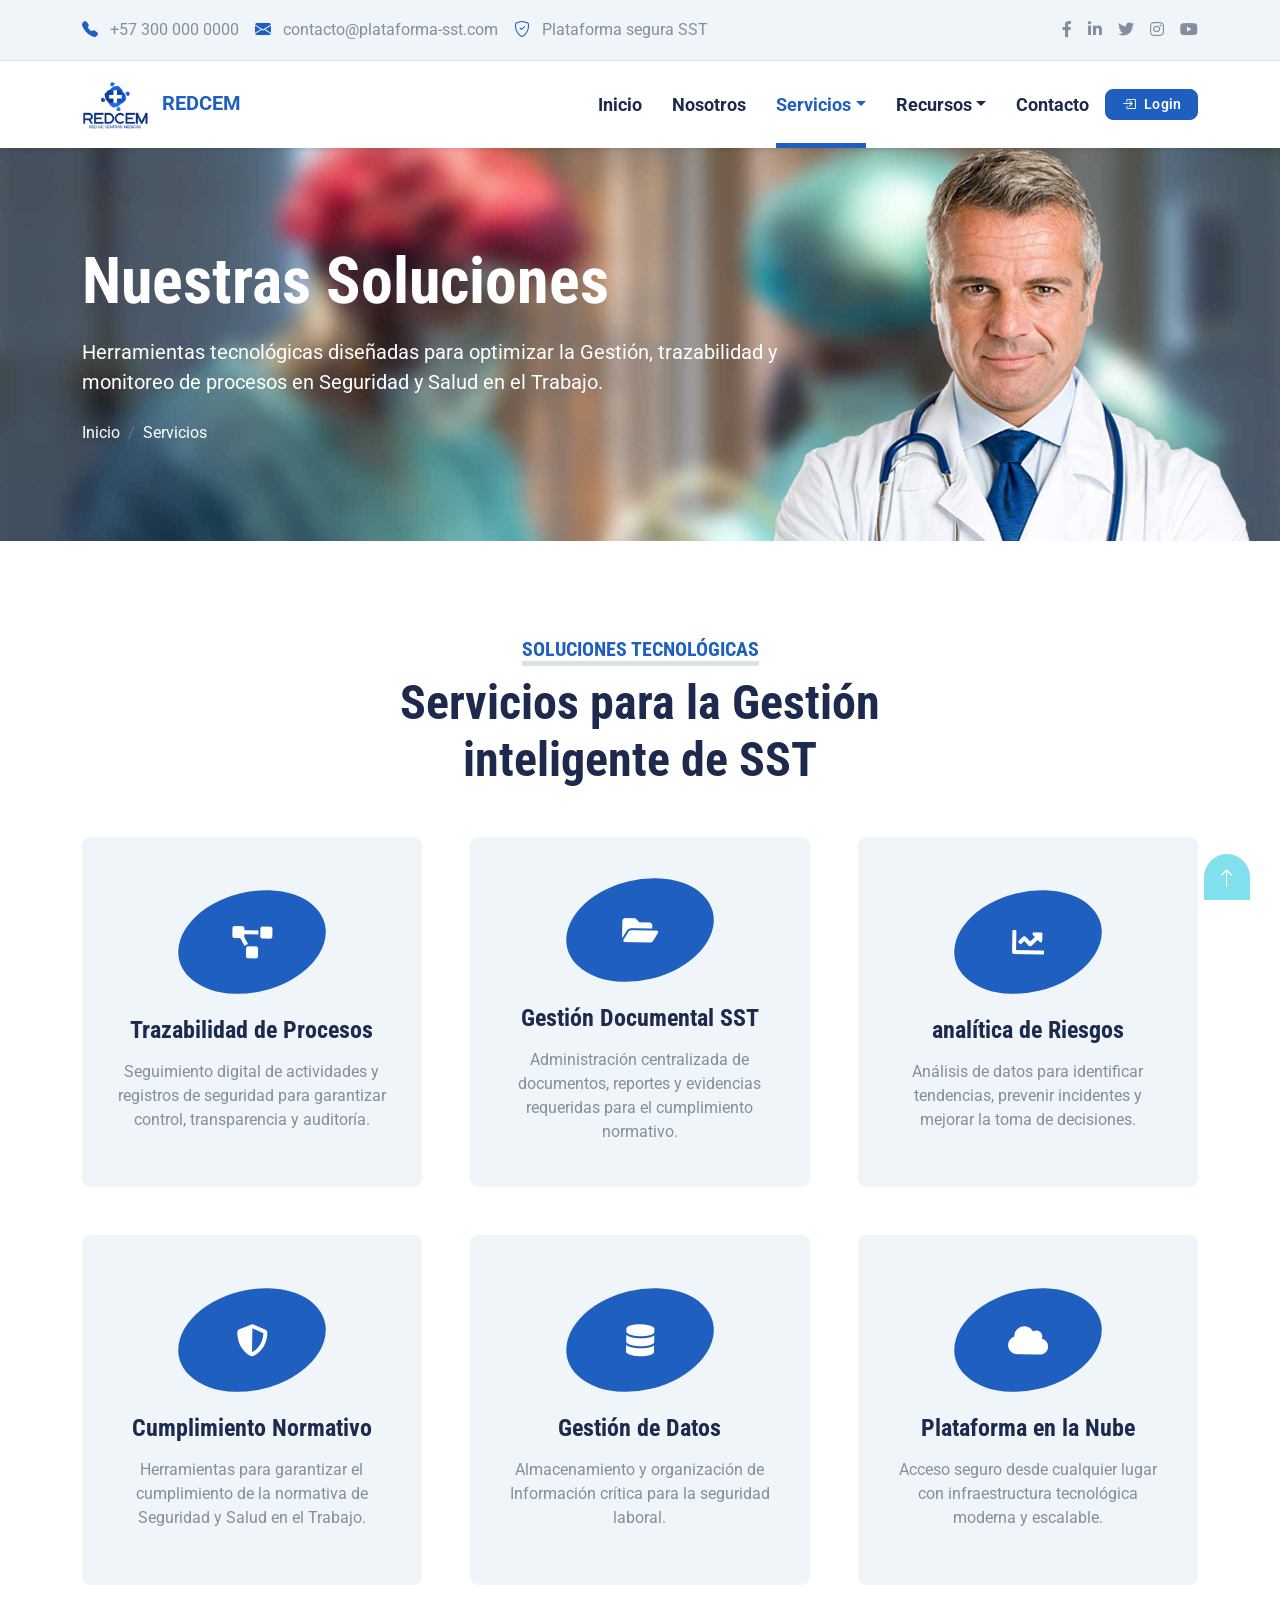
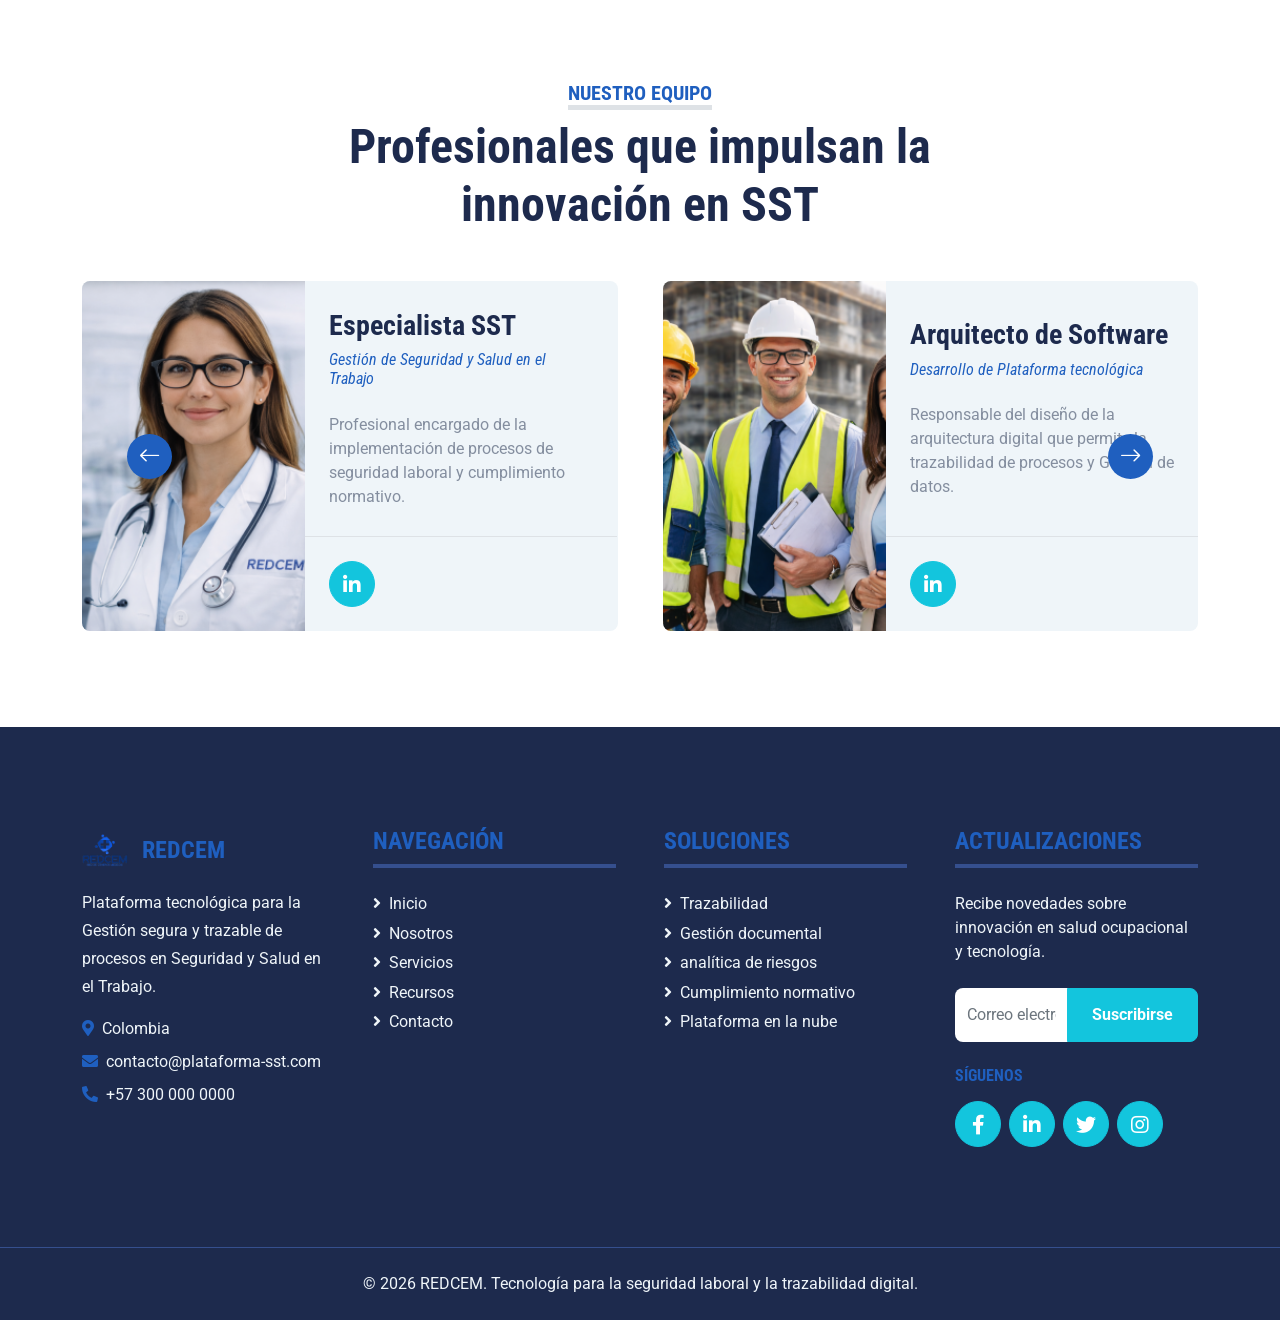
<file: service.html>
﻿<!DOCTYPE html>
<html lang="en">

<head>
    <meta charset="utf-8">
    <title>REDCEM - Red de Centros Medicos</title>
    <meta content="width=device-width, initial-scale=1.0" name="viewport">
    <meta content="Free HTML Templates" name="keywords">
    <meta content="Free HTML Templates" name="description">

    <!-- Favicon -->
     <link href="img/favicon.png" rel="icon">

    <!-- Google Web Fonts -->
    <link rel="preconnect" href="https://fonts.gstatic.com">
    <link href="https://fonts.googleapis.com/css2?family=Roboto+Condensed:wght@400;700&family=Roboto:wght@400;700&display=swap" rel="stylesheet">  

    <!-- Icon Font Stylesheet -->
    <link href="https://cdnjs.cloudflare.com/ajax/libs/font-awesome/5.15.0/css/all.min.css" rel="stylesheet">
    <link href="https://cdn.jsdelivr.net/npm/bootstrap-icons@1.4.1/font/bootstrap-icons.css" rel="stylesheet">

    <!-- Libraries Stylesheet -->
    <link href="lib/owlcarousel/assets/owl.carousel.min.css" rel="stylesheet">
    <link href="lib/tempusdominus/css/tempusdominus-bootstrap-4.min.css" rel="stylesheet" />

    <!-- Customized Bootstrap Stylesheet -->
    <link href="css/bootstrap.min.css" rel="stylesheet">

    <!-- Template Stylesheet -->
    <link href="css/style.css" rel="stylesheet">
</head>

<body>
        <!-- Topbar Start -->
    <div class="container-fluid py-2 border-bottom d-none d-lg-block bg-light">
        <div class="container">
            <div class="row align-items-center">
                <div class="col-lg-8 col-md-7 text-center text-lg-start mb-2 mb-lg-0">
                    <div class="d-flex flex-wrap align-items-center gap-3">
                        <a class="text-decoration-none text-body" href="tel:+573000000000">
                            <i class="bi bi-telephone-fill text-primary me-2"></i>
                            +57 300 000 0000
                        </a>
                        <a class="text-decoration-none text-body" href="mailto:contacto@plataforma-sst.com">
                            <i class="bi bi-envelope-fill text-primary me-2"></i>
                            contacto@plataforma-sst.com
                        </a>
                        <span class="text-body">
                            <i class="bi bi-shield-check text-primary me-2"></i>
                            Plataforma segura SST
                        </span>
                    </div>
                </div>
                <div class="col-lg-4 col-md-5 text-center text-lg-end">
                    <div class="d-inline-flex align-items-center">
                        <a class="text-body px-2" href="#"><i class="fab fa-facebook-f"></i></a>
                        <a class="text-body px-2" href="#"><i class="fab fa-linkedin-in"></i></a>
                        <a class="text-body px-2" href="#"><i class="fab fa-twitter"></i></a>
                        <a class="text-body px-2" href="#"><i class="fab fa-instagram"></i></a>
                        <a class="text-body ps-2" href="#"><i class="fab fa-youtube"></i></a>
                    </div>
                </div>
            </div>
        </div>
    </div>
    <!-- Topbar End -->

    <!-- Navbar Start -->
    <div class="container-fluid sticky-top bg-white shadow-sm">
        <div class="container">
            <nav class="navbar navbar-expand-lg bg-white navbar-light py-3 py-lg-0">
                <a href="index.html" class="navbar-brand">
                    <img src="img/logoRedcem.png" alt="Redcem" style="height:50px;" class="me-2">
                    <span class="text-primary fw-bold">REDCEM</span>
                </a>
                <button class="navbar-toggler" type="button" data-bs-toggle="collapse" data-bs-target="#navbarCollapse">
                    <span class="navbar-toggler-icon"></span>
                </button>
                <div class="collapse navbar-collapse" id="navbarCollapse">
                    <div class="navbar-nav ms-auto py-0">
                        <a href="index.html" class="nav-item nav-link ">Inicio</a>
                        <a href="about.html" class="nav-item nav-link ">Nosotros</a>
                        <div class="nav-item dropdown">
                            <a href="#" class="nav-link dropdown-toggle active" data-bs-toggle="dropdown">Servicios</a>
                            <div class="dropdown-menu m-0">
                                <a href="service.html" class="dropdown-item">Servicios</a>
                            </div>
                        </div>
                        <div class="nav-item dropdown">
                            <a href="#" class="nav-link dropdown-toggle " data-bs-toggle="dropdown">Recursos</a>
                            <div class="dropdown-menu m-0">
                                <a href="blog.html" class="dropdown-item">Blog</a>
                                <a href="faq.html" class="dropdown-item">Preguntas frecuentes</a>
                                <a href="price.html" class="dropdown-item">Precios</a>
                                <a href="team.html" class="dropdown-item">Equipo</a>
                                <a href="testimonial.html" class="dropdown-item">Testimonios</a>
                                <a href="appointment.html" class="dropdown-item">Citas</a>
                            </div>
                        </div>
                        <a href="contact.html" class="nav-item nav-link">Contacto</a>
                        <div class="d-flex flex-column flex-lg-row align-items-stretch align-items-lg-center ms-lg-3 pt-3 pt-lg-0">
                            <a href="https://redcemed.com/loginasi" class="btn login-cta px-3 py-1" aria-label="Ir al login">
                                <i class="bi bi-box-arrow-in-right me-2"></i>Login
                            </a>
                        </div>
                    </div>
                </div>
            </nav>
        </div>
    </div>
    <!-- Navbar End -->


   <!-- Hero Start -->
<div class="container-fluid bg-primary py-5 mb-5 hero-header">
    <div class="container py-5">
        <div class="row justify-content-start">

            <div class="col-lg-8 text-center text-lg-start">

                <h1 class="display-3 text-white mb-3">
                    Nuestras Soluciones
                </h1>

                <p class="text-white fs-5 mb-4">
                    Herramientas tecnológicas diseñadas para optimizar la Gestión,
                    trazabilidad y monitoreo de procesos en Seguridad y Salud en el Trabajo.
                </p>

                <nav aria-label="breadcrumb">
                    <ol class="breadcrumb justify-content-center justify-content-lg-start mb-0">

                        <li class="breadcrumb-item">
                            <a class="text-white" href="index.html">Inicio</a>
                        </li>

                        <li class="breadcrumb-item active text-white" aria-current="page">
                            Servicios
                        </li>

                    </ol>
                </nav>

            </div>

        </div>
    </div>
</div>
<!-- Hero End -->
    

    <!-- Services Start -->
<div class="container-fluid py-5">
    <div class="container">

        <div class="text-center mx-auto mb-5" style="max-width: 600px;">
            <h5 class="d-inline-block text-primary text-uppercase border-bottom border-5">
                Soluciones tecnológicas
            </h5>
            <h1 class="display-5">
                Servicios para la Gestión inteligente de SST
            </h1>
        </div>

        <div class="row g-5">

            <!-- Servicio 1 -->
            <div class="col-lg-4 col-md-6">
                <div class="service-item bg-light rounded d-flex flex-column align-items-center justify-content-center text-center">

                    <div class="service-icon mb-4">
                        <i class="fa fa-2x fa-project-diagram text-white"></i>
                    </div>

                    <h4 class="mb-3">Trazabilidad de Procesos</h4>

                    <p class="m-0">
                        Seguimiento digital de actividades y registros de seguridad
                        para garantizar control, transparencia y auditoría.
                    </p>

                    <a class="btn btn-lg btn-primary rounded-pill" href="#">
                        <i class="bi bi-arrow-right"></i>
                    </a>

                </div>
            </div>

            <!-- Servicio 2 -->
            <div class="col-lg-4 col-md-6">
                <div class="service-item bg-light rounded d-flex flex-column align-items-center justify-content-center text-center">

                    <div class="service-icon mb-4">
                        <i class="fa fa-2x fa-folder-open text-white"></i>
                    </div>

                    <h4 class="mb-3">Gestión Documental SST</h4>

                    <p class="m-0">
                        Administración centralizada de documentos, reportes
                        y evidencias requeridas para el cumplimiento normativo.
                    </p>

                    <a class="btn btn-lg btn-primary rounded-pill" href="#">
                        <i class="bi bi-arrow-right"></i>
                    </a>

                </div>
            </div>

            <!-- Servicio 3 -->
            <div class="col-lg-4 col-md-6">
                <div class="service-item bg-light rounded d-flex flex-column align-items-center justify-content-center text-center">

                    <div class="service-icon mb-4">
                        <i class="fa fa-2x fa-chart-line text-white"></i>
                    </div>

                    <h4 class="mb-3">analítica de Riesgos</h4>

                    <p class="m-0">
                        Análisis de datos para identificar tendencias,
                        prevenir incidentes y mejorar la toma de decisiones.
                    </p>

                    <a class="btn btn-lg btn-primary rounded-pill" href="#">
                        <i class="bi bi-arrow-right"></i>
                    </a>

                </div>
            </div>

            <!-- Servicio 4 -->
            <div class="col-lg-4 col-md-6">
                <div class="service-item bg-light rounded d-flex flex-column align-items-center justify-content-center text-center">

                    <div class="service-icon mb-4">
                        <i class="fa fa-2x fa-shield-alt text-white"></i>
                    </div>

                    <h4 class="mb-3">Cumplimiento Normativo</h4>

                    <p class="m-0">
                        Herramientas para garantizar el cumplimiento
                        de la normativa de Seguridad y Salud en el Trabajo.
                    </p>

                    <a class="btn btn-lg btn-primary rounded-pill" href="#">
                        <i class="bi bi-arrow-right"></i>
                    </a>

                </div>
            </div>

            <!-- Servicio 5 -->
            <div class="col-lg-4 col-md-6">
                <div class="service-item bg-light rounded d-flex flex-column align-items-center justify-content-center text-center">

                    <div class="service-icon mb-4">
                        <i class="fa fa-2x fa-database text-white"></i>
                    </div>

                    <h4 class="mb-3">Gestión de Datos</h4>

                    <p class="m-0">
                        Almacenamiento y organización de Información
                        crítica para la seguridad laboral.
                    </p>

                    <a class="btn btn-lg btn-primary rounded-pill" href="#">
                        <i class="bi bi-arrow-right"></i>
                    </a>

                </div>
            </div>

            <!-- Servicio 6 -->
            <div class="col-lg-4 col-md-6">
                <div class="service-item bg-light rounded d-flex flex-column align-items-center justify-content-center text-center">

                    <div class="service-icon mb-4">
                        <i class="fa fa-2x fa-cloud text-white"></i>
                    </div>

                    <h4 class="mb-3">Plataforma en la Nube</h4>

                    <p class="m-0">
                        Acceso seguro desde cualquier lugar con infraestructura
                        tecnológica moderna y escalable.
                    </p>

                    <a class="btn btn-lg btn-primary rounded-pill" href="#">
                        <i class="bi bi-arrow-right"></i>
                    </a>

                </div>
            </div>

        </div>
    </div>
</div>
<!-- Services End -->


       <!-- Team / Innovation Start -->
<div class="container-fluid py-5">
    <div class="container">

        <div class="text-center mx-auto mb-5" style="max-width: 600px;">
            <h5 class="d-inline-block text-primary text-uppercase border-bottom border-5">
                Nuestro Equipo
            </h5>
            <h1 class="display-5">
                Profesionales que impulsan la innovación en SST
            </h1>
        </div>

        <div class="owl-carousel team-carousel position-relative">

            <!-- Perfil 1 -->
            <div class="team-item">
                <div class="row g-0 bg-light rounded overflow-hidden">

                    <div class="col-12 col-sm-5 h-100">
                        <img class="img-fluid h-100" src="img/team-1.png" style="object-fit: cover;">
                    </div>

                    <div class="col-12 col-sm-7 h-100 d-flex flex-column">

                        <div class="mt-auto p-4">
                            <h3>Especialista SST</h3>
                            <h6 class="fw-normal fst-italic text-primary mb-4">
                                Gestión de Seguridad y Salud en el Trabajo
                            </h6>
                            <p class="m-0">
                                Profesional encargado de la implementación de procesos
                                de seguridad laboral y cumplimiento normativo.
                            </p>
                        </div>

                        <div class="d-flex mt-auto border-top p-4">
                            <a class="btn btn-lg btn-primary btn-lg-square rounded-circle me-3" href="#">
                                <i class="fab fa-linkedin-in"></i>
                            </a>
                        </div>

                    </div>
                </div>
            </div>

            <!-- Perfil 2 -->
            <div class="team-item">
                <div class="row g-0 bg-light rounded overflow-hidden">

                    <div class="col-12 col-sm-5 h-100">
                        <img class="img-fluid h-100" src="img/team-2.png" style="object-fit: cover;">
                    </div>

                    <div class="col-12 col-sm-7 h-100 d-flex flex-column">

                        <div class="mt-auto p-4">
                            <h3>Arquitecto de Software</h3>
                            <h6 class="fw-normal fst-italic text-primary mb-4">
                                Desarrollo de Plataforma tecnológica
                            </h6>
                            <p class="m-0">
                                Responsable del diseño de la arquitectura digital
                                que permite la trazabilidad de procesos y Gestión de datos.
                            </p>
                        </div>

                        <div class="d-flex mt-auto border-top p-4">
                            <a class="btn btn-lg btn-primary btn-lg-square rounded-circle" href="#">
                                <i class="fab fa-linkedin-in"></i>
                            </a>
                        </div>

                    </div>
                </div>
            </div>

            <!-- Perfil 3 -->
            <div class="team-item">
                <div class="row g-0 bg-light rounded overflow-hidden">

                    <div class="col-12 col-sm-5 h-100">
                        <img class="img-fluid h-100" src="img/team-3.png" style="object-fit: cover;">
                    </div>

                    <div class="col-12 col-sm-7 h-100 d-flex flex-column">

                        <div class="mt-auto p-4">
                            <h3>Analista de Datos</h3>
                            <h6 class="fw-normal fst-italic text-primary mb-4">
                                analítica y monitoreo de riesgos
                            </h6>
                            <p class="m-0">
                                Especialista en análisis de Información para mejorar
                                la prevención de riesgos laborales.
                            </p>
                        </div>

                        <div class="d-flex mt-auto border-top p-4">
                            <a class="btn btn-lg btn-primary btn-lg-square rounded-circle" href="#">
                                <i class="fab fa-linkedin-in"></i>
                            </a>
                        </div>

                    </div>
                </div>
            </div>

        </div>
    </div>
</div>
<!-- Team / Innovation End -->


            <!-- Footer Start -->
    <div class="container-fluid bg-dark text-light mt-5 py-5 site-footer">
        <div class="container py-5">
            <div class="row g-5 align-items-stretch text-center text-lg-start">
                <div class="col-lg-3 col-md-6 d-flex">
                    <div class="footer-card w-100">
                        <div class="footer-brand justify-content-center justify-content-lg-start">
                            <img src="img/logoRedcem.png" alt="REDCEM">
                            <h4 class="text-primary text-uppercase mb-0">REDCEM</h4>
                        </div>
                        <p class="footer-lead mx-auto mx-lg-0">
                            Plataforma tecnológica para la Gestión segura y trazable de procesos en Seguridad y Salud en el Trabajo.
                        </p>
                        <div class="footer-meta">
                            <p class="mb-0"><i class="fa fa-map-marker-alt text-primary me-2"></i>Colombia</p>
                            <p class="mb-0"><i class="fa fa-envelope text-primary me-2"></i>contacto@plataforma-sst.com</p>
                            <p class="mb-0"><i class="fa fa-phone-alt text-primary me-2"></i>+57 300 000 0000</p>
                        </div>
                    </div>
                </div>
                <div class="col-lg-3 col-md-6 d-flex">
                    <div class="footer-card w-100">
                        <h4 class="text-primary text-uppercase border-bottom border-4 border-secondary pb-2 mb-4">Navegación</h4>
                        <div class="footer-links">
                            <a class="text-light" href="index.html"><i class="fa fa-angle-right me-2"></i>Inicio</a>
                            <a class="text-light" href="about.html"><i class="fa fa-angle-right me-2"></i>Nosotros</a>
                            <a class="text-light" href="service.html"><i class="fa fa-angle-right me-2"></i>Servicios</a>
                            <a class="text-light" href="blog.html"><i class="fa fa-angle-right me-2"></i>Recursos</a>
                            <a class="text-light" href="contact.html"><i class="fa fa-angle-right me-2"></i>Contacto</a>
                        </div>
                    </div>
                </div>
                <div class="col-lg-3 col-md-6 d-flex">
                    <div class="footer-card w-100">
                        <h4 class="text-primary text-uppercase border-bottom border-4 border-secondary pb-2 mb-4">Soluciones</h4>
                        <div class="footer-links">
                            <a class="text-light" href="service.html"><i class="fa fa-angle-right me-2"></i>Trazabilidad</a>
                            <a class="text-light" href="service.html"><i class="fa fa-angle-right me-2"></i>Gestión documental</a>
                            <a class="text-light" href="service.html"><i class="fa fa-angle-right me-2"></i>analítica de riesgos</a>
                            <a class="text-light" href="service.html"><i class="fa fa-angle-right me-2"></i>Cumplimiento normativo</a>
                            <a class="text-light" href="service.html"><i class="fa fa-angle-right me-2"></i>Plataforma en la nube</a>
                        </div>
                    </div>
                </div>
                <div class="col-lg-3 col-md-6 d-flex">
                    <div class="footer-card w-100 footer-newsletter">
                        <h4 class="text-primary text-uppercase border-bottom border-4 border-secondary pb-2 mb-4">Actualizaciones</h4>
                        <p class="mb-4">Recibe novedades sobre innovación en salud ocupacional y tecnología.</p>
                        <form>
                            <div class="input-group">
                                <input type="email" class="form-control border-0" placeholder="Correo electrónico">
                                <button class="btn btn-primary px-4" type="submit">Suscribirse</button>
                            </div>
                        </form>
                        <h6 class="text-primary text-uppercase mt-4 mb-3">Síguenos</h6>
                        <div class="d-flex justify-content-center justify-content-lg-start footer-social">
                            <a class="btn btn-lg btn-primary btn-lg-square rounded-circle me-2" href="#"><i class="fab fa-facebook-f"></i></a>
                            <a class="btn btn-lg btn-primary btn-lg-square rounded-circle me-2" href="#"><i class="fab fa-linkedin-in"></i></a>
                            <a class="btn btn-lg btn-primary btn-lg-square rounded-circle me-2" href="#"><i class="fab fa-twitter"></i></a>
                            <a class="btn btn-lg btn-primary btn-lg-square rounded-circle" href="#"><i class="fab fa-instagram"></i></a>
                        </div>
                    </div>
                </div>
            </div>
        </div>
    </div>
    <div class="container-fluid bg-dark text-light border-top border-secondary py-4">
        <div class="container">
            <p class="mb-0 text-center">
                © 2026 REDCEM. Tecnología para la seguridad laboral y la trazabilidad digital.
            </p>
        </div>
    </div>
    <!-- Footer End -->

    <!-- Back to Top -->
    <a href="#" class="btn btn-lg btn-primary btn-lg-square back-to-top"><i class="bi bi-arrow-up"></i></a>


    <!-- JavaScript Libraries -->
    <script src="https://code.jquery.com/jquery-3.4.1.min.js"></script>
    <script src="https://cdn.jsdelivr.net/npm/bootstrap@5.0.0/dist/js/bootstrap.bundle.min.js"></script>
    <script src="lib/easing/easing.min.js"></script>
    <script src="lib/waypoints/waypoints.min.js"></script>
    <script src="lib/owlcarousel/owl.carousel.min.js"></script>
    <script src="lib/tempusdominus/js/moment.min.js"></script>
    <script src="lib/tempusdominus/js/moment-timezone.min.js"></script>
    <script src="lib/tempusdominus/js/tempusdominus-bootstrap-4.min.js"></script>

    <!-- Template Javascript -->
    <script src="js/main.js"></script>
</body>

</html>
</file>
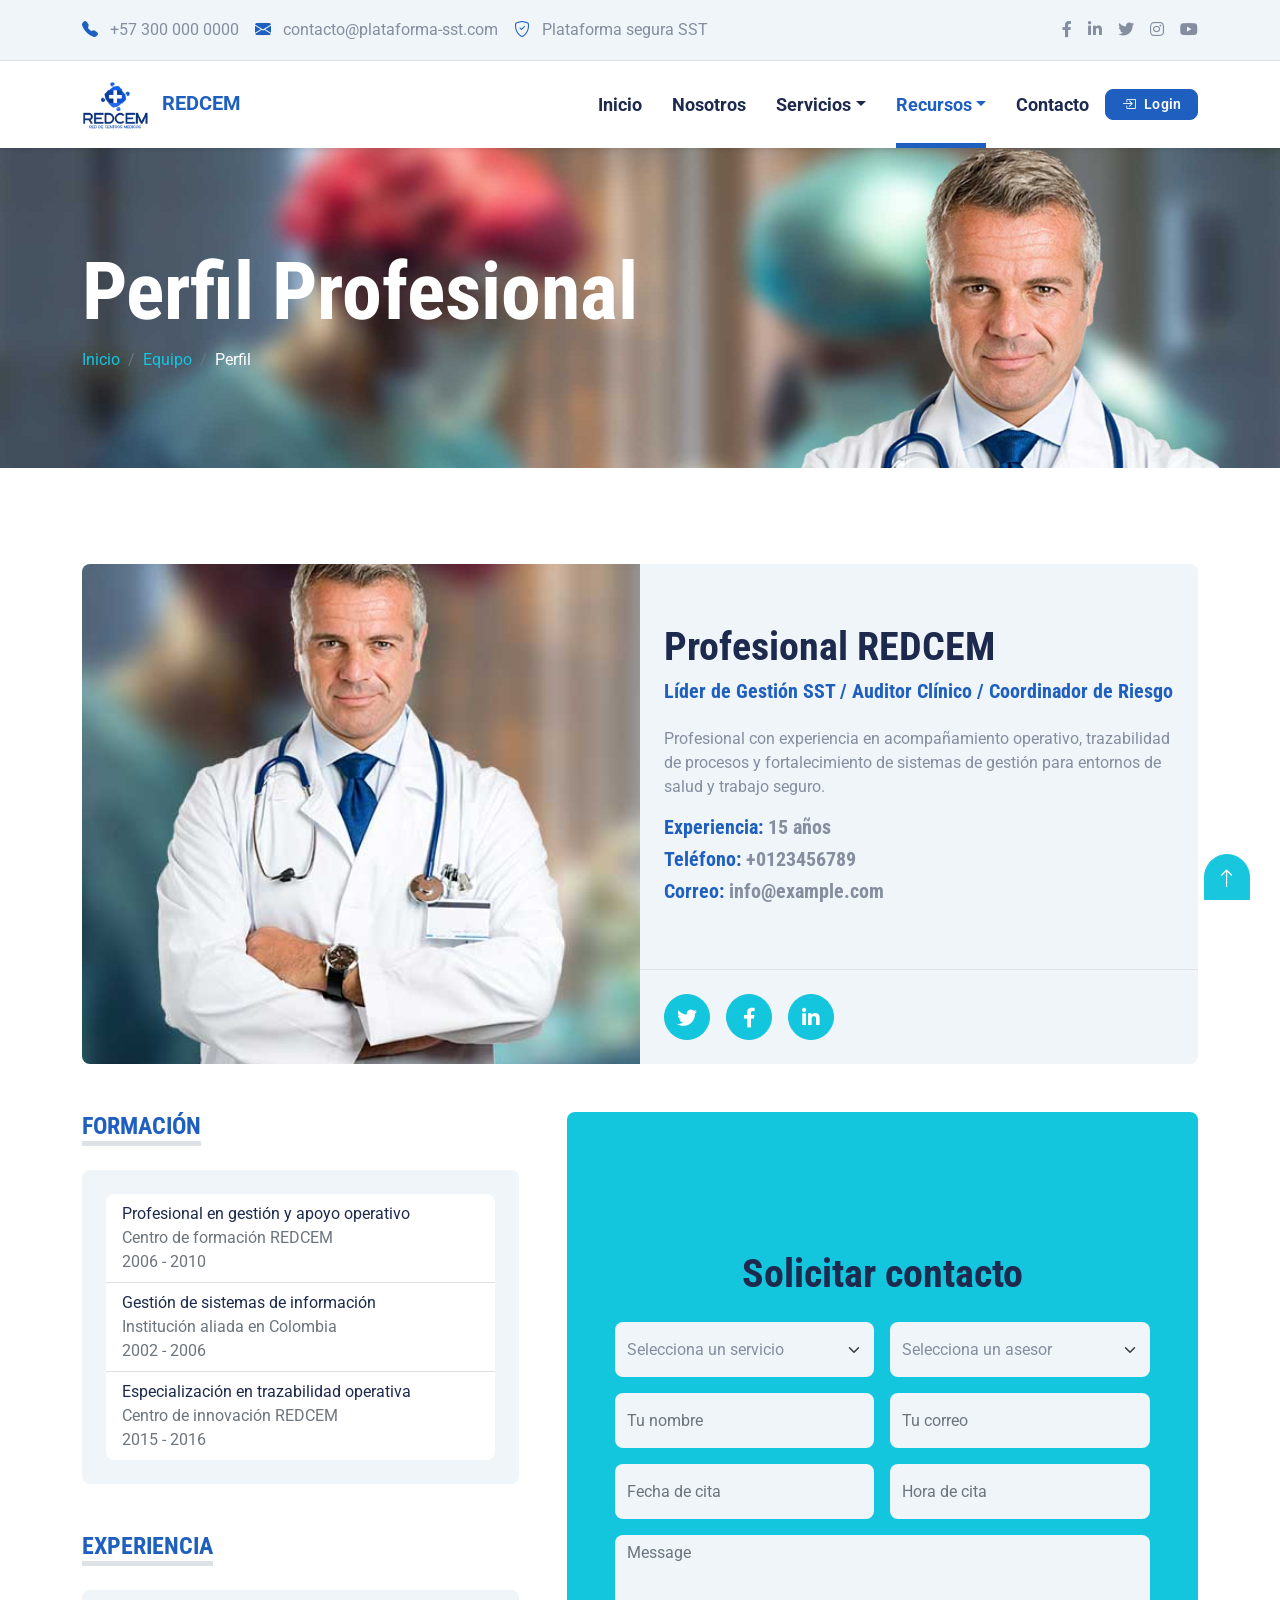
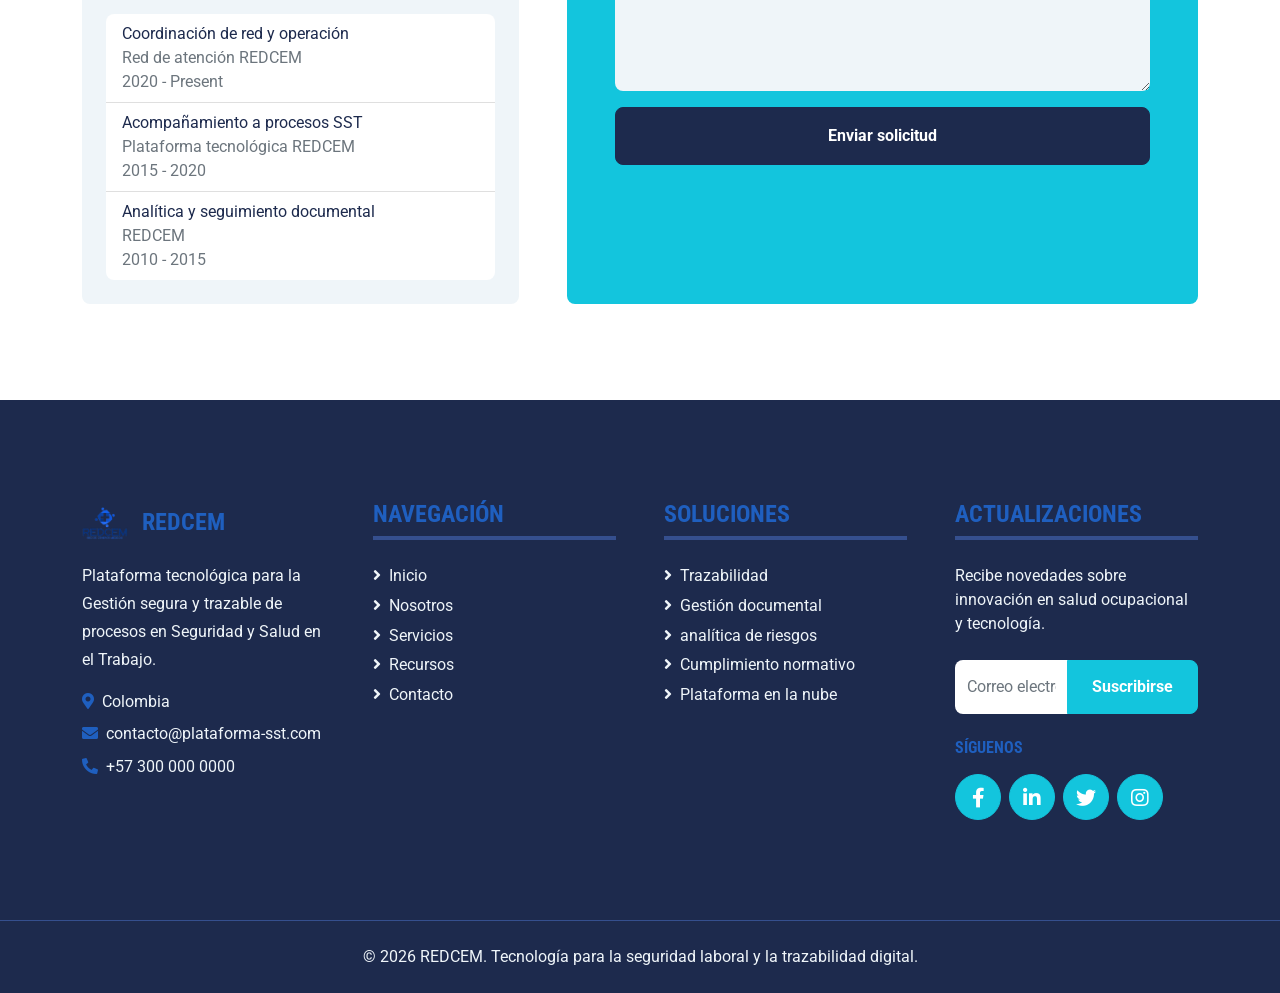
<file: team-detail.html>
﻿<!DOCTYPE html>
<html lang="en">

<head>
    <meta charset="utf-8">
    <title>REDCEM - Perfil Profesional</title>
    <meta content="width=device-width, initial-scale=1.0" name="viewport">
    <meta content="Free HTML Templates" name="keywords">
    <meta content="Free HTML Templates" name="description">

    <!-- Favicon -->
    <link href="img/favicon.ico" rel="icon">

    <!-- Google Web Fonts -->
    <link rel="preconnect" href="https://fonts.gstatic.com">
    <link href="https://fonts.googleapis.com/css2?family=Roboto+Condensed:wght@400;700&family=Roboto:wght@400;700&display=swap" rel="stylesheet">  

    <!-- Icon Font Stylesheet -->
    <link href="https://cdnjs.cloudflare.com/ajax/libs/font-awesome/5.15.0/css/all.min.css" rel="stylesheet">
    <link href="https://cdn.jsdelivr.net/npm/bootstrap-icons@1.4.1/font/bootstrap-icons.css" rel="stylesheet">

    <!-- Libraries Stylesheet -->
    <link href="lib/owlcarousel/assets/owl.carousel.min.css" rel="stylesheet">
    <link href="lib/tempusdominus/css/tempusdominus-bootstrap-4.min.css" rel="stylesheet" />

    <!-- Customized Bootstrap Stylesheet -->
    <link href="css/bootstrap.min.css" rel="stylesheet">

    <!-- Template Stylesheet -->
    <link href="css/style.css" rel="stylesheet">
</head>

<body>
        <!-- Topbar Start -->
    <div class="container-fluid py-2 border-bottom d-none d-lg-block bg-light">
        <div class="container">
            <div class="row align-items-center">
                <div class="col-lg-8 col-md-7 text-center text-lg-start mb-2 mb-lg-0">
                    <div class="d-flex flex-wrap align-items-center gap-3">
                        <a class="text-decoration-none text-body" href="tel:+573000000000">
                            <i class="bi bi-telephone-fill text-primary me-2"></i>
                            +57 300 000 0000
                        </a>
                        <a class="text-decoration-none text-body" href="mailto:contacto@plataforma-sst.com">
                            <i class="bi bi-envelope-fill text-primary me-2"></i>
                            contacto@plataforma-sst.com
                        </a>
                        <span class="text-body">
                            <i class="bi bi-shield-check text-primary me-2"></i>
                            Plataforma segura SST
                        </span>
                    </div>
                </div>
                <div class="col-lg-4 col-md-5 text-center text-lg-end">
                    <div class="d-inline-flex align-items-center">
                        <a class="text-body px-2" href="#"><i class="fab fa-facebook-f"></i></a>
                        <a class="text-body px-2" href="#"><i class="fab fa-linkedin-in"></i></a>
                        <a class="text-body px-2" href="#"><i class="fab fa-twitter"></i></a>
                        <a class="text-body px-2" href="#"><i class="fab fa-instagram"></i></a>
                        <a class="text-body ps-2" href="#"><i class="fab fa-youtube"></i></a>
                    </div>
                </div>
            </div>
        </div>
    </div>
    <!-- Topbar End -->

    <!-- Navbar Start -->
    <div class="container-fluid sticky-top bg-white shadow-sm">
        <div class="container">
            <nav class="navbar navbar-expand-lg bg-white navbar-light py-3 py-lg-0">
                <a href="index.html" class="navbar-brand">
                    <img src="img/logoRedcem.png" alt="Redcem" style="height:50px;" class="me-2">
                    <span class="text-primary fw-bold">REDCEM</span>
                </a>
                <button class="navbar-toggler" type="button" data-bs-toggle="collapse" data-bs-target="#navbarCollapse">
                    <span class="navbar-toggler-icon"></span>
                </button>
                <div class="collapse navbar-collapse" id="navbarCollapse">
                    <div class="navbar-nav ms-auto py-0">
                        <a href="index.html" class="nav-item nav-link ">Inicio</a>
                        <a href="about.html" class="nav-item nav-link ">Nosotros</a>
                        <div class="nav-item dropdown">
                            <a href="#" class="nav-link dropdown-toggle " data-bs-toggle="dropdown">Servicios</a>
                            <div class="dropdown-menu m-0">
                                <a href="service.html" class="dropdown-item">Servicios</a>
                            </div>
                        </div>
                        <div class="nav-item dropdown">
                            <a href="#" class="nav-link dropdown-toggle active" data-bs-toggle="dropdown">Recursos</a>
                            <div class="dropdown-menu m-0">
                                <a href="blog.html" class="dropdown-item">Blog</a>
                                <a href="faq.html" class="dropdown-item">Preguntas frecuentes</a>
                                <a href="price.html" class="dropdown-item">Precios</a>
                                <a href="team.html" class="dropdown-item">Equipo</a>
                                <a href="testimonial.html" class="dropdown-item">Testimonios</a>
                                <a href="appointment.html" class="dropdown-item">Citas</a>
                            </div>
                        </div>
                        <a href="contact.html" class="nav-item nav-link">Contacto</a>
                        <div class="d-flex flex-column flex-lg-row align-items-stretch align-items-lg-center ms-lg-3 pt-3 pt-lg-0">
                            <a href="https://redcemed.com/loginasi" class="btn login-cta px-3 py-1" aria-label="Ir al login">
                                <i class="bi bi-box-arrow-in-right me-2"></i>Login
                            </a>
                        </div>
                    </div>
                </div>
            </nav>
        </div>
    </div>
    <!-- Navbar End -->


    <!-- Hero Start -->
    <div class="container-fluid bg-primary py-5 mb-5 hero-header">
        <div class="container py-5">
            <div class="row justify-content-start">
                <div class="col-lg-8 text-center text-lg-start">
                    <h1 class="display-1 text-white">Perfil Profesional</h1>
                    <nav aria-label="breadcrumb">
                        <ol class="breadcrumb justify-content-center justify-content-lg-start mb-0">
                            <li class="breadcrumb-item"><a href="index.html">Inicio</a></li>
                            <li class="breadcrumb-item"><a href="team.html">Equipo</a></li>
                            <li class="breadcrumb-item active" aria-current="page">Perfil</li>
                        </ol>
                    </nav>
                </div>
            </div>
        </div>
    </div>
    <!-- Hero End -->


    <!-- Detail Start -->
    <div class="container-fluid py-5">
        <div class="container">
            <div class="team-item-detail mb-5">
                <div class="row g-0 bg-light rounded overflow-hidden">
                    <div class="col-lg-6 h-100">
                        <img class="img-fluid h-100 w-100" src="img/team-1.jpg" style="object-fit: cover;">
                    </div>
                    <div class="col-lg-6 h-100 d-flex flex-column">
                        <div class="mt-auto p-4">
                            <h1>Profesional REDCEM</h1>
                            <h5 class="text-primary mb-4">Líder de Gestión SST / Auditor Clínico / Coordinador de Riesgo</h5>
                            <p>Profesional con experiencia en acompañamiento operativo, trazabilidad de procesos y fortalecimiento de sistemas de gestión para entornos de salud y trabajo seguro.</p>
                            <h5 class="text-body"><span class="text-primary">Experiencia:</span> 15 años</h5>
                            <h5 class="text-body"><span class="text-primary">Teléfono:</span> +0123456789</h5>
                            <h5 class="text-body"><span class="text-primary">Correo:</span> info@example.com</h5>
                        </div>
                        <div class="d-flex mt-auto border-top p-4">
                            <a class="btn btn-lg btn-primary btn-lg-square rounded-circle me-3" href="#"><i class="fab fa-twitter"></i></a>
                            <a class="btn btn-lg btn-primary btn-lg-square rounded-circle me-3" href="#"><i class="fab fa-facebook-f"></i></a>
                            <a class="btn btn-lg btn-primary btn-lg-square rounded-circle" href="#"><i class="fab fa-linkedin-in"></i></a>
                        </div>
                    </div>
                </div>
            </div>

            <div class="row g-5">
                <div class="col-lg-5">
                    <h4 class="d-inline-block text-primary text-uppercase border-bottom border-5 mb-4">Formación</h4>
                    <div class="bg-light rounded p-4 mb-5">
                        <ul class="list-group list-group-flush rounded">
                            <li class="list-group-item">
                                <p class="text-dark mb-0">Profesional en gestión y apoyo operativo</p>
                                <p class="text-muted mb-0">Centro de formación REDCEM</p>
                                <span class="text-muted">2006 - 2010</span>
                            </li>
                            <li class="list-group-item">
                                <p class="text-dark mb-0">Gestión de sistemas de información</p>
                                <p class="text-muted mb-0">Institución aliada en Colombia</p>
                                <span class="text-muted">2002 - 2006</span>
                            </li>
                            <li class="list-group-item">
                                <p class="text-dark mb-0">Especialización en trazabilidad operativa</p>
                                <p class="text-muted mb-0">Centro de innovación REDCEM</p>
                                <span class="text-muted">2015 - 2016</span>
                            </li>
                        </ul>
                    </div>

                    <h4 class="d-inline-block text-primary text-uppercase border-bottom border-5 mb-4">Experiencia</h4>
                    <div class="bg-light rounded p-4">
                        <ul class="list-group list-group-flush rounded">
                            <li class="list-group-item">
                                <p class="text-dark mb-0">Coordinación de red y operación</p>
                                <p class="text-muted mb-0">Red de atención REDCEM</p>
                                <span class="text-muted">2020 - Present</span>
                            </li>
                            <li class="list-group-item">
                                <p class="text-dark mb-0">Acompañamiento a procesos SST</p>
                                <p class="text-muted mb-0">Plataforma tecnológica REDCEM</p>
                                <span class="text-muted">2015 - 2020</span>
                            </li>
                            <li class="list-group-item">
                                <p class="text-dark mb-0">Analítica y seguimiento documental</p>
                                <p class="text-muted mb-0">REDCEM</p>
                                <span class="text-muted">2010 - 2015</span>
                            </li>
                        </ul>
                    </div>
                </div>
                <div class="col-lg-7">
                    <div class="bg-primary rounded h-100 d-flex flex-column justify-content-center text-center p-4 p-md-5">
                        <h1 class="mb-4">Solicitar contacto</h1>
                        <form>
                            <div class="row g-3">
                                <div class="col-12 col-sm-6">
                                    <select class="form-select bg-light border-0" style="height: 55px;">
                                    <option selected>Selecciona un servicio</option>
                                    <option value="1">Servicio 1</option>
                                    <option value="2">Servicio 2</option>
                                    <option value="3">Servicio 3</option>
                                    </select>
                                </div>
                                <div class="col-12 col-sm-6">
                                    <select class="form-select bg-light border-0" style="height: 55px;">
                                    <option selected>Selecciona un asesor</option>
                                    <option value="1">Asesor 1</option>
                                    <option value="2">Asesor 2</option>
                                    <option value="3">Asesor 3</option>
                                    </select>
                                </div>
                                <div class="col-12 col-sm-6">
                                    <input type="text" class="form-control bg-light border-0" placeholder="Tu nombre" style="height: 55px;">
                                </div>
                                <div class="col-12 col-sm-6">
                                    <input type="email" class="form-control bg-light border-0" placeholder="Tu correo" style="height: 55px;">
                                </div>
                                <div class="col-12 col-sm-6">
                                    <div class="date" id="date1" data-target-input="nearest">
                                        <input type="text"
                                            class="form-control bg-light border-0 datetimepicker-input"
                                            placeholder="Fecha de cita" data-target="#date1" data-toggle="datetimepicker" style="height: 55px;">
                                    </div>
                                </div>
                                <div class="col-12 col-sm-6">
                                    <div class="time" id="time1" data-target-input="nearest">
                                        <input type="text"
                                            class="form-control bg-light border-0 datetimepicker-input"
                                            placeholder="Hora de cita" data-target="#time1" data-toggle="datetimepicker" style="height: 55px;">
                                    </div>
                                </div>
                                <div class="col-12">
                                    <textarea class="form-control bg-light border-0" rows="6" placeholder="Message"></textarea>
                                </div>
                                <div class="col-12">
                                    <button class="btn btn-dark w-100 py-3" type="submit">Enviar solicitud</button>
                                </div>
                            </div>
                        </form>
                    </div>
                </div>
            </div>
        </div>
    </div>
    <!-- Detail End -->


            <!-- Footer Start -->
    <div class="container-fluid bg-dark text-light mt-5 py-5 site-footer">
        <div class="container py-5">
            <div class="row g-5 align-items-stretch text-center text-lg-start">
                <div class="col-lg-3 col-md-6 d-flex">
                    <div class="footer-card w-100">
                        <div class="footer-brand justify-content-center justify-content-lg-start">
                            <img src="img/logoRedcem.png" alt="REDCEM">
                            <h4 class="text-primary text-uppercase mb-0">REDCEM</h4>
                        </div>
                        <p class="footer-lead mx-auto mx-lg-0">
                            Plataforma tecnológica para la Gestión segura y trazable de procesos en Seguridad y Salud en el Trabajo.
                        </p>
                        <div class="footer-meta">
                            <p class="mb-0"><i class="fa fa-map-marker-alt text-primary me-2"></i>Colombia</p>
                            <p class="mb-0"><i class="fa fa-envelope text-primary me-2"></i>contacto@plataforma-sst.com</p>
                            <p class="mb-0"><i class="fa fa-phone-alt text-primary me-2"></i>+57 300 000 0000</p>
                        </div>
                    </div>
                </div>
                <div class="col-lg-3 col-md-6 d-flex">
                    <div class="footer-card w-100">
                        <h4 class="text-primary text-uppercase border-bottom border-4 border-secondary pb-2 mb-4">Navegación</h4>
                        <div class="footer-links">
                            <a class="text-light" href="index.html"><i class="fa fa-angle-right me-2"></i>Inicio</a>
                            <a class="text-light" href="about.html"><i class="fa fa-angle-right me-2"></i>Nosotros</a>
                            <a class="text-light" href="service.html"><i class="fa fa-angle-right me-2"></i>Servicios</a>
                            <a class="text-light" href="blog.html"><i class="fa fa-angle-right me-2"></i>Recursos</a>
                            <a class="text-light" href="contact.html"><i class="fa fa-angle-right me-2"></i>Contacto</a>
                        </div>
                    </div>
                </div>
                <div class="col-lg-3 col-md-6 d-flex">
                    <div class="footer-card w-100">
                        <h4 class="text-primary text-uppercase border-bottom border-4 border-secondary pb-2 mb-4">Soluciones</h4>
                        <div class="footer-links">
                            <a class="text-light" href="service.html"><i class="fa fa-angle-right me-2"></i>Trazabilidad</a>
                            <a class="text-light" href="service.html"><i class="fa fa-angle-right me-2"></i>Gestión documental</a>
                            <a class="text-light" href="service.html"><i class="fa fa-angle-right me-2"></i>analítica de riesgos</a>
                            <a class="text-light" href="service.html"><i class="fa fa-angle-right me-2"></i>Cumplimiento normativo</a>
                            <a class="text-light" href="service.html"><i class="fa fa-angle-right me-2"></i>Plataforma en la nube</a>
                        </div>
                    </div>
                </div>
                <div class="col-lg-3 col-md-6 d-flex">
                    <div class="footer-card w-100 footer-newsletter">
                        <h4 class="text-primary text-uppercase border-bottom border-4 border-secondary pb-2 mb-4">Actualizaciones</h4>
                        <p class="mb-4">Recibe novedades sobre innovación en salud ocupacional y tecnología.</p>
                        <form>
                            <div class="input-group">
                                <input type="email" class="form-control border-0" placeholder="Correo electrónico">
                                <button class="btn btn-primary px-4" type="submit">Suscribirse</button>
                            </div>
                        </form>
                        <h6 class="text-primary text-uppercase mt-4 mb-3">Síguenos</h6>
                        <div class="d-flex justify-content-center justify-content-lg-start footer-social">
                            <a class="btn btn-lg btn-primary btn-lg-square rounded-circle me-2" href="#"><i class="fab fa-facebook-f"></i></a>
                            <a class="btn btn-lg btn-primary btn-lg-square rounded-circle me-2" href="#"><i class="fab fa-linkedin-in"></i></a>
                            <a class="btn btn-lg btn-primary btn-lg-square rounded-circle me-2" href="#"><i class="fab fa-twitter"></i></a>
                            <a class="btn btn-lg btn-primary btn-lg-square rounded-circle" href="#"><i class="fab fa-instagram"></i></a>
                        </div>
                    </div>
                </div>
            </div>
        </div>
    </div>
    <div class="container-fluid bg-dark text-light border-top border-secondary py-4">
        <div class="container">
            <p class="mb-0 text-center">
                © 2026 REDCEM. Tecnología para la seguridad laboral y la trazabilidad digital.
            </p>
        </div>
    </div>
    <!-- Footer End -->

    <!-- Back to Top -->
    <a href="#" class="btn btn-lg btn-primary btn-lg-square back-to-top"><i class="bi bi-arrow-up"></i></a>


    <!-- JavaScript Libraries -->
    <script src="https://code.jquery.com/jquery-3.4.1.min.js"></script>
    <script src="https://cdn.jsdelivr.net/npm/bootstrap@5.0.0/dist/js/bootstrap.bundle.min.js"></script>
    <script src="lib/easing/easing.min.js"></script>
    <script src="lib/waypoints/waypoints.min.js"></script>
    <script src="lib/owlcarousel/owl.carousel.min.js"></script>
    <script src="lib/tempusdominus/js/moment.min.js"></script>
    <script src="lib/tempusdominus/js/moment-timezone.min.js"></script>
    <script src="lib/tempusdominus/js/tempusdominus-bootstrap-4.min.js"></script>

    <!-- Template Javascript -->
    <script src="js/main.js"></script>
</body>

</html>
</file>
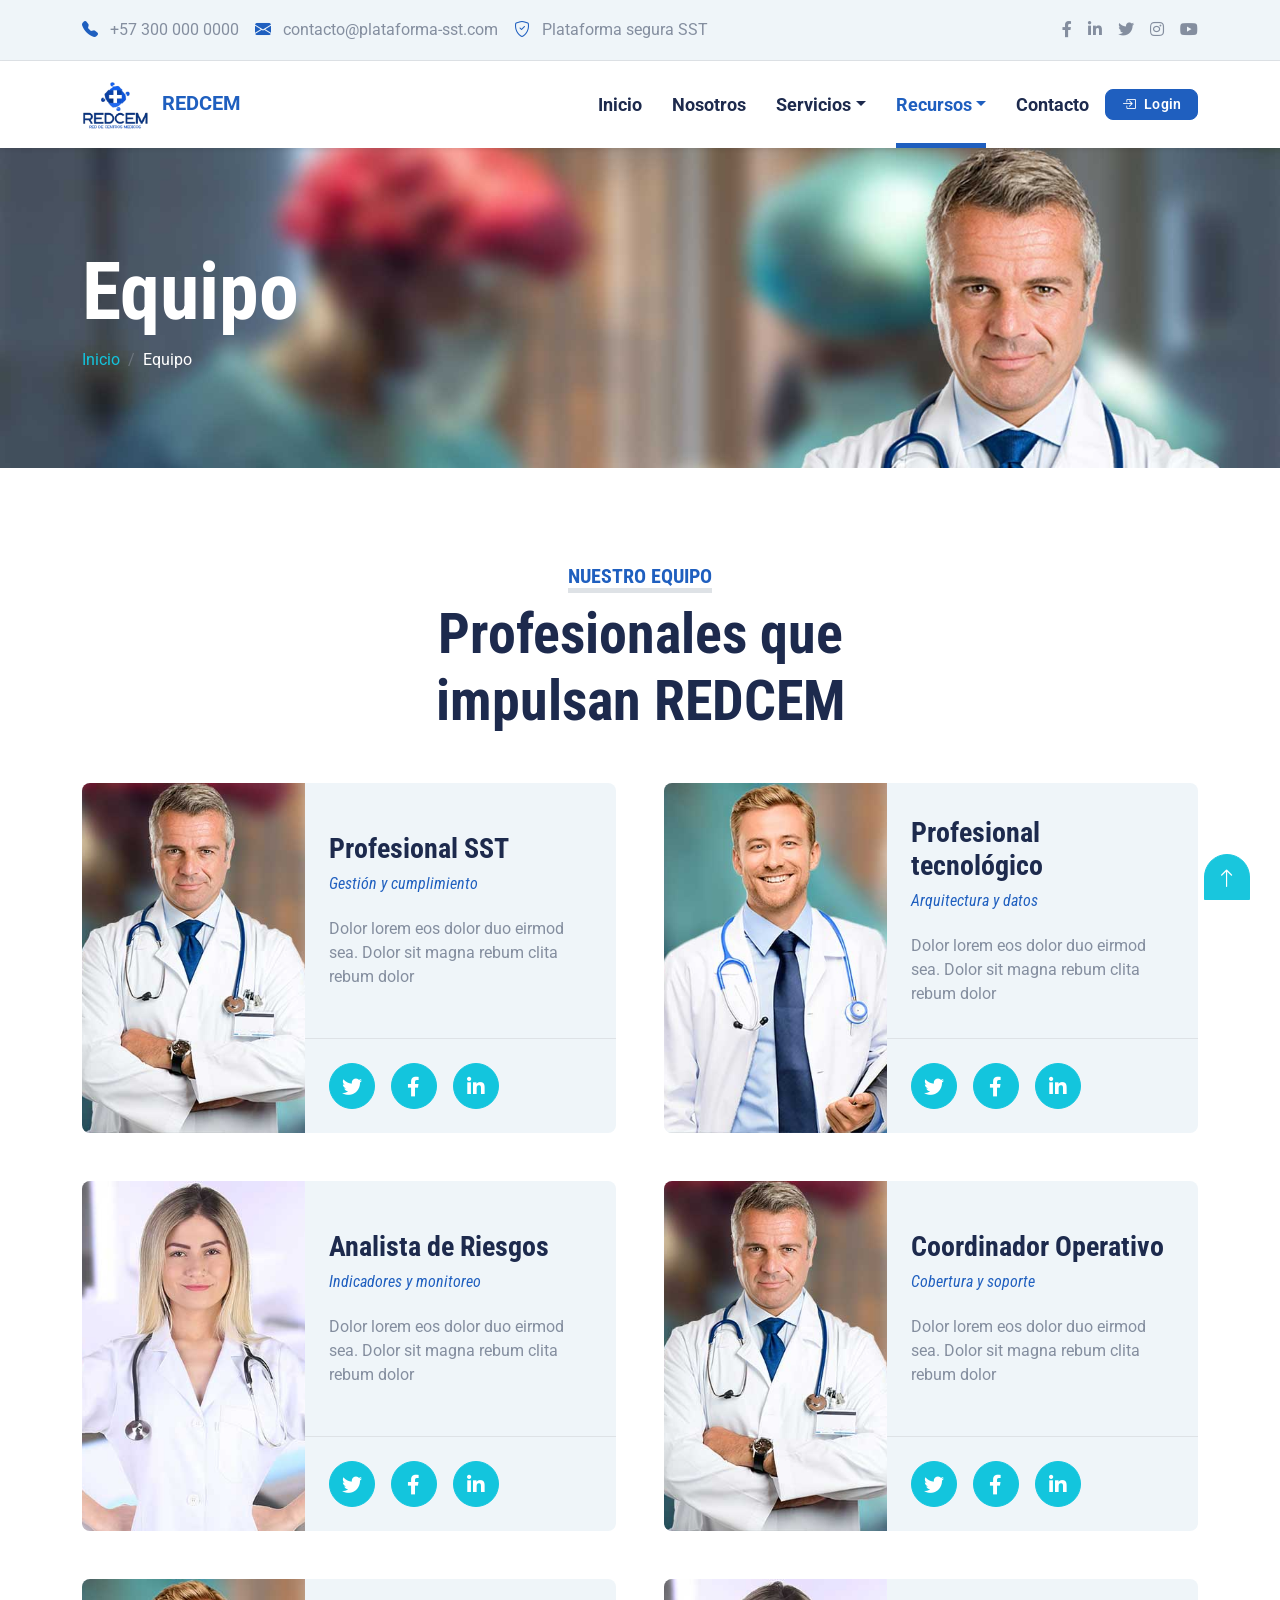
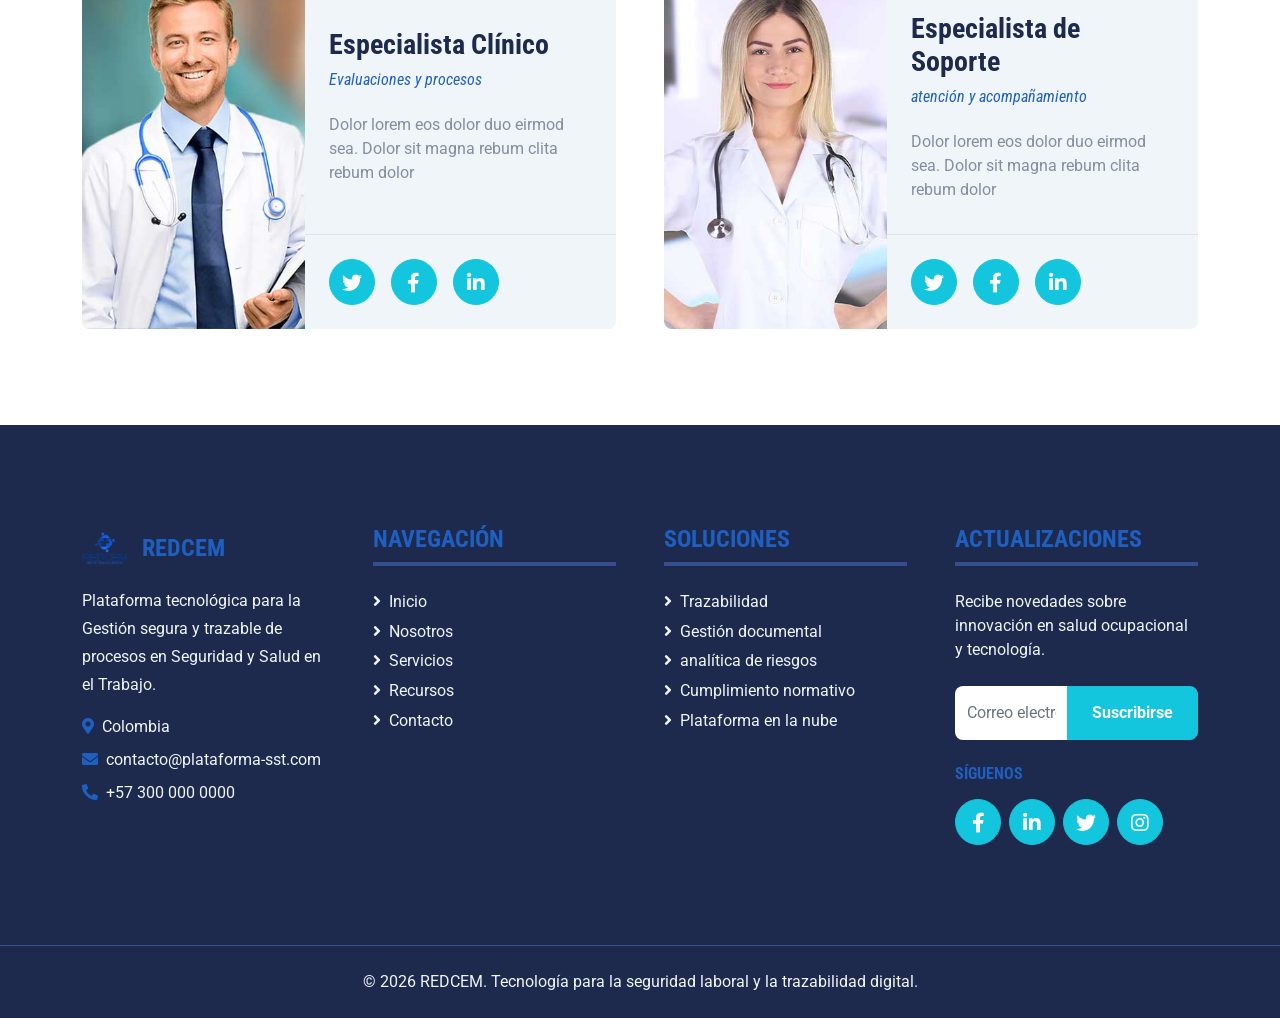
<file: team.html>
﻿<!DOCTYPE html>
<html lang="en">

<head>
    <meta charset="utf-8">
    <title>REDCEM - Equipo Profesional</title>
    <meta content="width=device-width, initial-scale=1.0" name="viewport">
    <meta content="Free HTML Templates" name="keywords">
    <meta content="Free HTML Templates" name="description">

    <!-- Favicon -->
    <link href="img/favicon.ico" rel="icon">

    <!-- Google Web Fonts -->
    <link rel="preconnect" href="https://fonts.gstatic.com">
    <link href="https://fonts.googleapis.com/css2?family=Roboto+Condensed:wght@400;700&family=Roboto:wght@400;700&display=swap" rel="stylesheet">  

    <!-- Icon Font Stylesheet -->
    <link href="https://cdnjs.cloudflare.com/ajax/libs/font-awesome/5.15.0/css/all.min.css" rel="stylesheet">
    <link href="https://cdn.jsdelivr.net/npm/bootstrap-icons@1.4.1/font/bootstrap-icons.css" rel="stylesheet">

    <!-- Libraries Stylesheet -->
    <link href="lib/owlcarousel/assets/owl.carousel.min.css" rel="stylesheet">
    <link href="lib/tempusdominus/css/tempusdominus-bootstrap-4.min.css" rel="stylesheet" />

    <!-- Customized Bootstrap Stylesheet -->
    <link href="css/bootstrap.min.css" rel="stylesheet">

    <!-- Template Stylesheet -->
    <link href="css/style.css" rel="stylesheet">
</head>

<body>
        <!-- Topbar Start -->
    <div class="container-fluid py-2 border-bottom d-none d-lg-block bg-light">
        <div class="container">
            <div class="row align-items-center">
                <div class="col-lg-8 col-md-7 text-center text-lg-start mb-2 mb-lg-0">
                    <div class="d-flex flex-wrap align-items-center gap-3">
                        <a class="text-decoration-none text-body" href="tel:+573000000000">
                            <i class="bi bi-telephone-fill text-primary me-2"></i>
                            +57 300 000 0000
                        </a>
                        <a class="text-decoration-none text-body" href="mailto:contacto@plataforma-sst.com">
                            <i class="bi bi-envelope-fill text-primary me-2"></i>
                            contacto@plataforma-sst.com
                        </a>
                        <span class="text-body">
                            <i class="bi bi-shield-check text-primary me-2"></i>
                            Plataforma segura SST
                        </span>
                    </div>
                </div>
                <div class="col-lg-4 col-md-5 text-center text-lg-end">
                    <div class="d-inline-flex align-items-center">
                        <a class="text-body px-2" href="#"><i class="fab fa-facebook-f"></i></a>
                        <a class="text-body px-2" href="#"><i class="fab fa-linkedin-in"></i></a>
                        <a class="text-body px-2" href="#"><i class="fab fa-twitter"></i></a>
                        <a class="text-body px-2" href="#"><i class="fab fa-instagram"></i></a>
                        <a class="text-body ps-2" href="#"><i class="fab fa-youtube"></i></a>
                    </div>
                </div>
            </div>
        </div>
    </div>
    <!-- Topbar End -->

    <!-- Navbar Start -->
    <div class="container-fluid sticky-top bg-white shadow-sm">
        <div class="container">
            <nav class="navbar navbar-expand-lg bg-white navbar-light py-3 py-lg-0">
                <a href="index.html" class="navbar-brand">
                    <img src="img/logoRedcem.png" alt="Redcem" style="height:50px;" class="me-2">
                    <span class="text-primary fw-bold">REDCEM</span>
                </a>
                <button class="navbar-toggler" type="button" data-bs-toggle="collapse" data-bs-target="#navbarCollapse">
                    <span class="navbar-toggler-icon"></span>
                </button>
                <div class="collapse navbar-collapse" id="navbarCollapse">
                    <div class="navbar-nav ms-auto py-0">
                        <a href="index.html" class="nav-item nav-link ">Inicio</a>
                        <a href="about.html" class="nav-item nav-link ">Nosotros</a>
                        <div class="nav-item dropdown">
                            <a href="#" class="nav-link dropdown-toggle " data-bs-toggle="dropdown">Servicios</a>
                            <div class="dropdown-menu m-0">
                                <a href="service.html" class="dropdown-item">Servicios</a>
                            </div>
                        </div>
                        <div class="nav-item dropdown">
                            <a href="#" class="nav-link dropdown-toggle active" data-bs-toggle="dropdown">Recursos</a>
                            <div class="dropdown-menu m-0">
                                <a href="blog.html" class="dropdown-item">Blog</a>
                                <a href="faq.html" class="dropdown-item">Preguntas frecuentes</a>
                                <a href="price.html" class="dropdown-item">Precios</a>
                                <a href="team.html" class="dropdown-item">Equipo</a>
                                <a href="testimonial.html" class="dropdown-item">Testimonios</a>
                                <a href="appointment.html" class="dropdown-item">Citas</a>
                            </div>
                        </div>
                        <a href="contact.html" class="nav-item nav-link">Contacto</a>
                        <div class="d-flex flex-column flex-lg-row align-items-stretch align-items-lg-center ms-lg-3 pt-3 pt-lg-0">
                            <a href="https://redcemed.com/loginasi" class="btn login-cta px-3 py-1" aria-label="Ir al login">
                                <i class="bi bi-box-arrow-in-right me-2"></i>Login
                            </a>
                        </div>
                    </div>
                </div>
            </nav>
        </div>
    </div>
    <!-- Navbar End -->


    <!-- Hero Start -->
    <div class="container-fluid bg-primary py-5 mb-5 hero-header">
        <div class="container py-5">
            <div class="row justify-content-start">
                <div class="col-lg-8 text-center text-lg-start">
                    <h1 class="display-1 text-white">Equipo</h1>
                    <nav aria-label="breadcrumb">
                        <ol class="breadcrumb justify-content-center justify-content-lg-start mb-0">
                            <li class="breadcrumb-item"><a href="index.html">Inicio</a></li>
                            <li class="breadcrumb-item active" aria-current="page">Equipo</li>
                        </ol>
                    </nav>
                </div>
            </div>
        </div>
    </div>
    <!-- Hero End -->


    <!-- Team Start -->
    <div class="container-fluid py-5">
        <div class="container">
            <div class="text-center mx-auto mb-5" style="max-width: 500px;">
                <h5 class="d-inline-block text-primary text-uppercase border-bottom border-5">Nuestro Equipo</h5>
                <h1 class="display-4">Profesionales que impulsan REDCEM</h1>
            </div>
            <div class="row g-5">
                <div class="col-lg-6">
                    <div class="team-item">
                        <div class="row g-0 bg-light rounded overflow-hidden">
                            <div class="col-12 col-sm-5 h-100">
                                <img class="img-fluid h-100" src="img/team-1.jpg" style="object-fit: cover;">
                            </div>
                            <div class="col-12 col-sm-7 h-100 d-flex flex-column">
                                <div class="mt-auto p-4">
                                    <h3>Profesional SST</h3>
                                    <h6 class="fw-normal fst-italic text-primary mb-4">Gestión y cumplimiento</h6>
                                    <p class="m-0">Dolor lorem eos dolor duo eirmod sea. Dolor sit magna rebum clita rebum dolor</p>
                                </div>
                                <div class="d-flex mt-auto border-top p-4">
                                    <a class="btn btn-lg btn-primary btn-lg-square rounded-circle me-3" href="#"><i class="fab fa-twitter"></i></a>
                                    <a class="btn btn-lg btn-primary btn-lg-square rounded-circle me-3" href="#"><i class="fab fa-facebook-f"></i></a>
                                    <a class="btn btn-lg btn-primary btn-lg-square rounded-circle" href="#"><i class="fab fa-linkedin-in"></i></a>
                                </div>
                            </div>
                        </div>
                    </div>
                </div>
                <div class="col-lg-6">
                    <div class="team-item">
                        <div class="row g-0 bg-light rounded overflow-hidden">
                            <div class="col-12 col-sm-5 h-100">
                                <img class="img-fluid h-100" src="img/team-2.jpg" style="object-fit: cover;">
                            </div>
                            <div class="col-12 col-sm-7 h-100 d-flex flex-column">
                                <div class="mt-auto p-4">
                                    <h3>Profesional tecnológico</h3>
                                    <h6 class="fw-normal fst-italic text-primary mb-4">Arquitectura y datos</h6>
                                    <p class="m-0">Dolor lorem eos dolor duo eirmod sea. Dolor sit magna rebum clita rebum dolor</p>
                                </div>
                                <div class="d-flex mt-auto border-top p-4">
                                    <a class="btn btn-lg btn-primary btn-lg-square rounded-circle me-3" href="#"><i class="fab fa-twitter"></i></a>
                                    <a class="btn btn-lg btn-primary btn-lg-square rounded-circle me-3" href="#"><i class="fab fa-facebook-f"></i></a>
                                    <a class="btn btn-lg btn-primary btn-lg-square rounded-circle" href="#"><i class="fab fa-linkedin-in"></i></a>
                                </div>
                            </div>
                        </div>
                    </div>
                </div>
                <div class="col-lg-6">
                    <div class="team-item">
                        <div class="row g-0 bg-light rounded overflow-hidden">
                            <div class="col-12 col-sm-5 h-100">
                                <img class="img-fluid h-100" src="img/team-3.jpg" style="object-fit: cover;">
                            </div>
                            <div class="col-12 col-sm-7 h-100 d-flex flex-column">
                                <div class="mt-auto p-4">
                                    <h3>Analista de Riesgos</h3>
                                    <h6 class="fw-normal fst-italic text-primary mb-4">Indicadores y monitoreo</h6>
                                    <p class="m-0">Dolor lorem eos dolor duo eirmod sea. Dolor sit magna rebum clita rebum dolor</p>
                                </div>
                                <div class="d-flex mt-auto border-top p-4">
                                    <a class="btn btn-lg btn-primary btn-lg-square rounded-circle me-3" href="#"><i class="fab fa-twitter"></i></a>
                                    <a class="btn btn-lg btn-primary btn-lg-square rounded-circle me-3" href="#"><i class="fab fa-facebook-f"></i></a>
                                    <a class="btn btn-lg btn-primary btn-lg-square rounded-circle" href="#"><i class="fab fa-linkedin-in"></i></a>
                                </div>
                            </div>
                        </div>
                    </div>
                </div>
                <div class="col-lg-6">
                    <div class="team-item">
                        <div class="row g-0 bg-light rounded overflow-hidden">
                            <div class="col-12 col-sm-5 h-100">
                                <img class="img-fluid h-100" src="img/team-1.jpg" style="object-fit: cover;">
                            </div>
                            <div class="col-12 col-sm-7 h-100 d-flex flex-column">
                                <div class="mt-auto p-4">
                                    <h3>Coordinador Operativo</h3>
                                    <h6 class="fw-normal fst-italic text-primary mb-4">Cobertura y soporte</h6>
                                    <p class="m-0">Dolor lorem eos dolor duo eirmod sea. Dolor sit magna rebum clita rebum dolor</p>
                                </div>
                                <div class="d-flex mt-auto border-top p-4">
                                    <a class="btn btn-lg btn-primary btn-lg-square rounded-circle me-3" href="#"><i class="fab fa-twitter"></i></a>
                                    <a class="btn btn-lg btn-primary btn-lg-square rounded-circle me-3" href="#"><i class="fab fa-facebook-f"></i></a>
                                    <a class="btn btn-lg btn-primary btn-lg-square rounded-circle" href="#"><i class="fab fa-linkedin-in"></i></a>
                                </div>
                            </div>
                        </div>
                    </div>
                </div>
                <div class="col-lg-6">
                    <div class="team-item">
                        <div class="row g-0 bg-light rounded overflow-hidden">
                            <div class="col-12 col-sm-5 h-100">
                                <img class="img-fluid h-100" src="img/team-2.jpg" style="object-fit: cover;">
                            </div>
                            <div class="col-12 col-sm-7 h-100 d-flex flex-column">
                                <div class="mt-auto p-4">
                                    <h3>Especialista Clínico</h3>
                                    <h6 class="fw-normal fst-italic text-primary mb-4">Evaluaciones y procesos</h6>
                                    <p class="m-0">Dolor lorem eos dolor duo eirmod sea. Dolor sit magna rebum clita rebum dolor</p>
                                </div>
                                <div class="d-flex mt-auto border-top p-4">
                                    <a class="btn btn-lg btn-primary btn-lg-square rounded-circle me-3" href="#"><i class="fab fa-twitter"></i></a>
                                    <a class="btn btn-lg btn-primary btn-lg-square rounded-circle me-3" href="#"><i class="fab fa-facebook-f"></i></a>
                                    <a class="btn btn-lg btn-primary btn-lg-square rounded-circle" href="#"><i class="fab fa-linkedin-in"></i></a>
                                </div>
                            </div>
                        </div>
                    </div>
                </div>
                <div class="col-lg-6">
                    <div class="team-item">
                        <div class="row g-0 bg-light rounded overflow-hidden">
                            <div class="col-12 col-sm-5 h-100">
                                <img class="img-fluid h-100" src="img/team-3.jpg" style="object-fit: cover;">
                            </div>
                            <div class="col-12 col-sm-7 h-100 d-flex flex-column">
                                <div class="mt-auto p-4">
                                    <h3>Especialista de Soporte</h3>
                                    <h6 class="fw-normal fst-italic text-primary mb-4">atención y acompañamiento</h6>
                                    <p class="m-0">Dolor lorem eos dolor duo eirmod sea. Dolor sit magna rebum clita rebum dolor</p>
                                </div>
                                <div class="d-flex mt-auto border-top p-4">
                                    <a class="btn btn-lg btn-primary btn-lg-square rounded-circle me-3" href="#"><i class="fab fa-twitter"></i></a>
                                    <a class="btn btn-lg btn-primary btn-lg-square rounded-circle me-3" href="#"><i class="fab fa-facebook-f"></i></a>
                                    <a class="btn btn-lg btn-primary btn-lg-square rounded-circle" href="#"><i class="fab fa-linkedin-in"></i></a>
                                </div>
                            </div>
                        </div>
                    </div>
                </div>
            </div>
        </div>
    </div>
    <!-- Team End -->


            <!-- Footer Start -->
    <div class="container-fluid bg-dark text-light mt-5 py-5 site-footer">
        <div class="container py-5">
            <div class="row g-5 align-items-stretch text-center text-lg-start">
                <div class="col-lg-3 col-md-6 d-flex">
                    <div class="footer-card w-100">
                        <div class="footer-brand justify-content-center justify-content-lg-start">
                            <img src="img/logoRedcem.png" alt="REDCEM">
                            <h4 class="text-primary text-uppercase mb-0">REDCEM</h4>
                        </div>
                        <p class="footer-lead mx-auto mx-lg-0">
                            Plataforma tecnológica para la Gestión segura y trazable de procesos en Seguridad y Salud en el Trabajo.
                        </p>
                        <div class="footer-meta">
                            <p class="mb-0"><i class="fa fa-map-marker-alt text-primary me-2"></i>Colombia</p>
                            <p class="mb-0"><i class="fa fa-envelope text-primary me-2"></i>contacto@plataforma-sst.com</p>
                            <p class="mb-0"><i class="fa fa-phone-alt text-primary me-2"></i>+57 300 000 0000</p>
                        </div>
                    </div>
                </div>
                <div class="col-lg-3 col-md-6 d-flex">
                    <div class="footer-card w-100">
                        <h4 class="text-primary text-uppercase border-bottom border-4 border-secondary pb-2 mb-4">Navegación</h4>
                        <div class="footer-links">
                            <a class="text-light" href="index.html"><i class="fa fa-angle-right me-2"></i>Inicio</a>
                            <a class="text-light" href="about.html"><i class="fa fa-angle-right me-2"></i>Nosotros</a>
                            <a class="text-light" href="service.html"><i class="fa fa-angle-right me-2"></i>Servicios</a>
                            <a class="text-light" href="blog.html"><i class="fa fa-angle-right me-2"></i>Recursos</a>
                            <a class="text-light" href="contact.html"><i class="fa fa-angle-right me-2"></i>Contacto</a>
                        </div>
                    </div>
                </div>
                <div class="col-lg-3 col-md-6 d-flex">
                    <div class="footer-card w-100">
                        <h4 class="text-primary text-uppercase border-bottom border-4 border-secondary pb-2 mb-4">Soluciones</h4>
                        <div class="footer-links">
                            <a class="text-light" href="service.html"><i class="fa fa-angle-right me-2"></i>Trazabilidad</a>
                            <a class="text-light" href="service.html"><i class="fa fa-angle-right me-2"></i>Gestión documental</a>
                            <a class="text-light" href="service.html"><i class="fa fa-angle-right me-2"></i>analítica de riesgos</a>
                            <a class="text-light" href="service.html"><i class="fa fa-angle-right me-2"></i>Cumplimiento normativo</a>
                            <a class="text-light" href="service.html"><i class="fa fa-angle-right me-2"></i>Plataforma en la nube</a>
                        </div>
                    </div>
                </div>
                <div class="col-lg-3 col-md-6 d-flex">
                    <div class="footer-card w-100 footer-newsletter">
                        <h4 class="text-primary text-uppercase border-bottom border-4 border-secondary pb-2 mb-4">Actualizaciones</h4>
                        <p class="mb-4">Recibe novedades sobre innovación en salud ocupacional y tecnología.</p>
                        <form>
                            <div class="input-group">
                                <input type="email" class="form-control border-0" placeholder="Correo electrónico">
                                <button class="btn btn-primary px-4" type="submit">Suscribirse</button>
                            </div>
                        </form>
                        <h6 class="text-primary text-uppercase mt-4 mb-3">Síguenos</h6>
                        <div class="d-flex justify-content-center justify-content-lg-start footer-social">
                            <a class="btn btn-lg btn-primary btn-lg-square rounded-circle me-2" href="#"><i class="fab fa-facebook-f"></i></a>
                            <a class="btn btn-lg btn-primary btn-lg-square rounded-circle me-2" href="#"><i class="fab fa-linkedin-in"></i></a>
                            <a class="btn btn-lg btn-primary btn-lg-square rounded-circle me-2" href="#"><i class="fab fa-twitter"></i></a>
                            <a class="btn btn-lg btn-primary btn-lg-square rounded-circle" href="#"><i class="fab fa-instagram"></i></a>
                        </div>
                    </div>
                </div>
            </div>
        </div>
    </div>
    <div class="container-fluid bg-dark text-light border-top border-secondary py-4">
        <div class="container">
            <p class="mb-0 text-center">
                © 2026 REDCEM. Tecnología para la seguridad laboral y la trazabilidad digital.
            </p>
        </div>
    </div>
    <!-- Footer End -->

    <!-- Back to Top -->
    <a href="#" class="btn btn-lg btn-primary btn-lg-square back-to-top"><i class="bi bi-arrow-up"></i></a>


    <!-- JavaScript Libraries -->
    <script src="https://code.jquery.com/jquery-3.4.1.min.js"></script>
    <script src="https://cdn.jsdelivr.net/npm/bootstrap@5.0.0/dist/js/bootstrap.bundle.min.js"></script>
    <script src="lib/easing/easing.min.js"></script>
    <script src="lib/waypoints/waypoints.min.js"></script>
    <script src="lib/owlcarousel/owl.carousel.min.js"></script>
    <script src="lib/tempusdominus/js/moment.min.js"></script>
    <script src="lib/tempusdominus/js/moment-timezone.min.js"></script>
    <script src="lib/tempusdominus/js/tempusdominus-bootstrap-4.min.js"></script>

    <!-- Template Javascript -->
    <script src="js/main.js"></script>
</body>

</html>
</file>
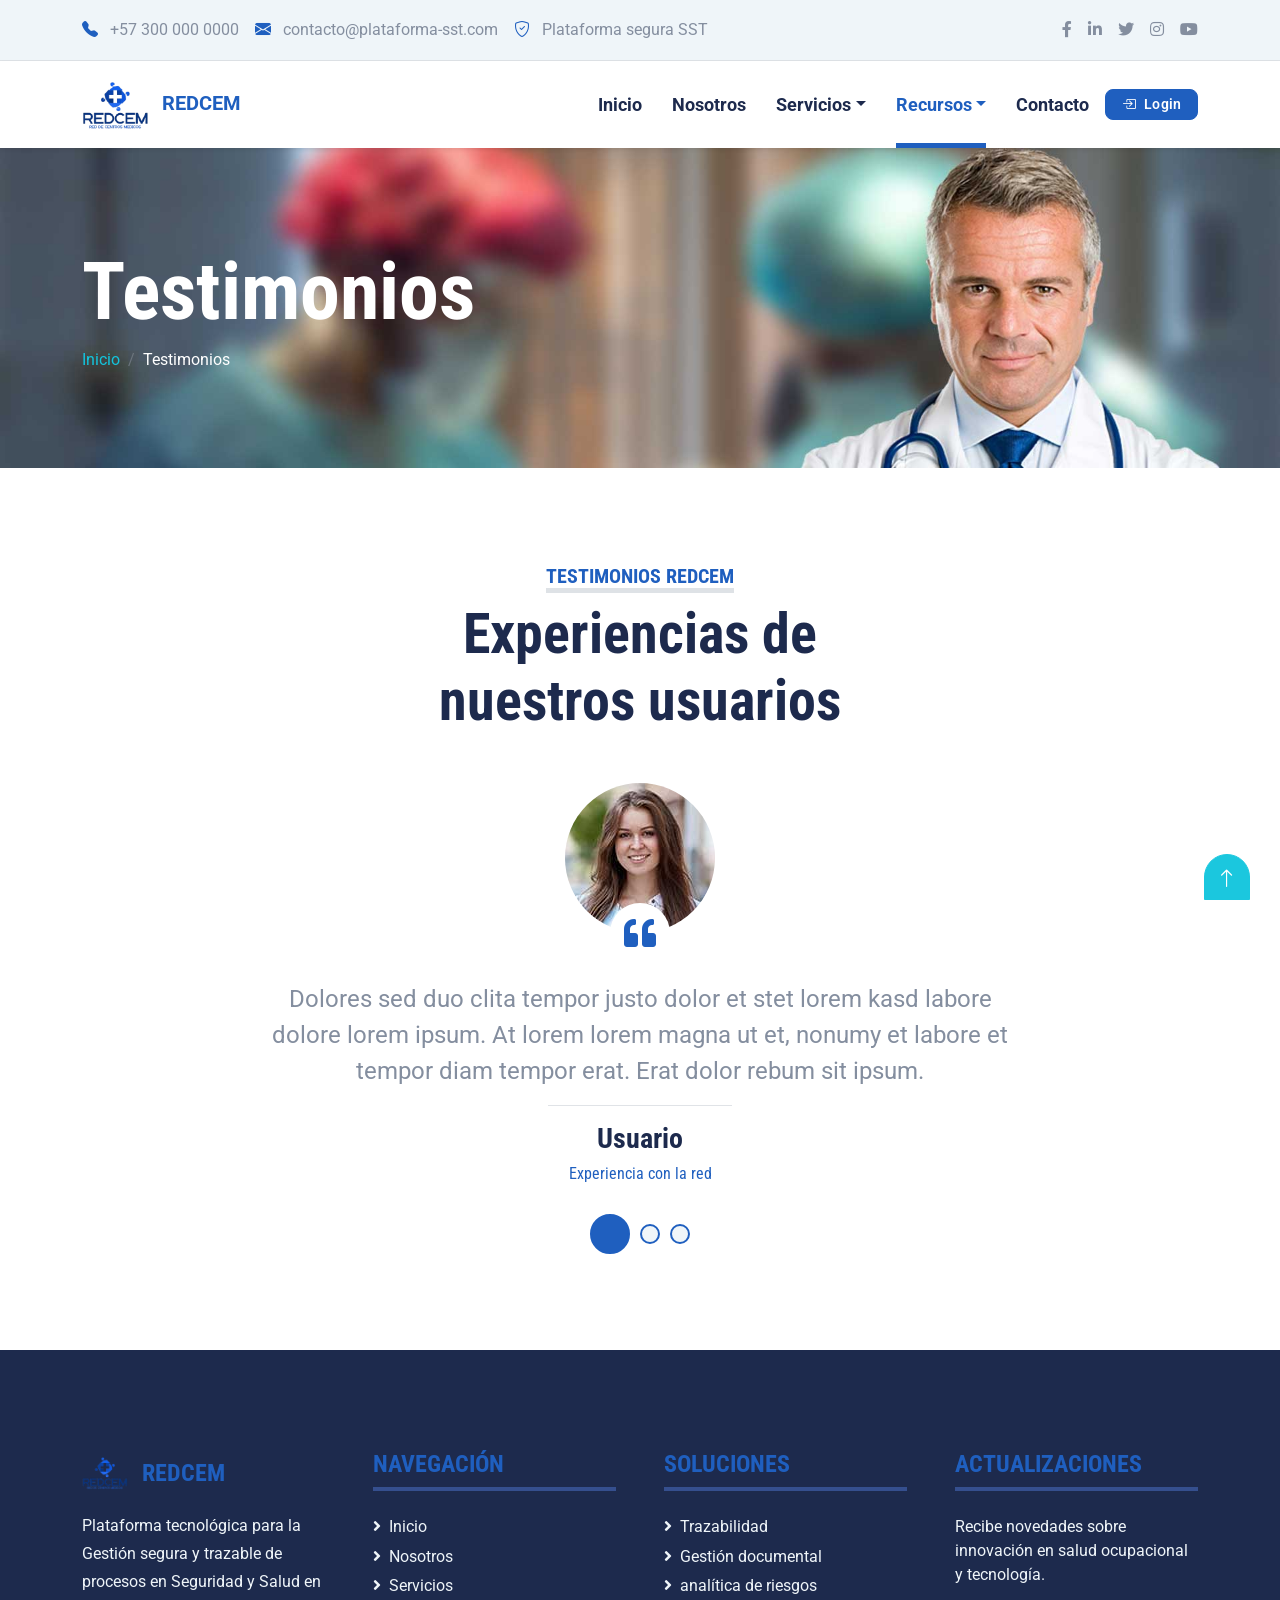
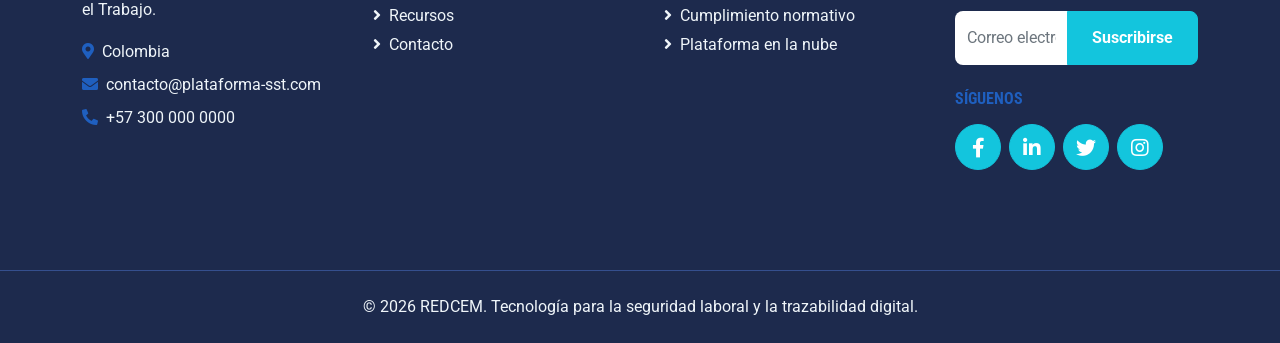
<file: testimonial.html>
﻿<!DOCTYPE html>
<html lang="en">

<head>
    <meta charset="utf-8">
    <title>REDCEM - Testimonios</title>
    <meta content="width=device-width, initial-scale=1.0" name="viewport">
    <meta content="Free HTML Templates" name="keywords">
    <meta content="Free HTML Templates" name="description">

    <!-- Favicon -->
    <link href="img/favicon.ico" rel="icon">

    <!-- Google Web Fonts -->
    <link rel="preconnect" href="https://fonts.gstatic.com">
    <link href="https://fonts.googleapis.com/css2?family=Roboto+Condensed:wght@400;700&family=Roboto:wght@400;700&display=swap" rel="stylesheet">  

    <!-- Icon Font Stylesheet -->
    <link href="https://cdnjs.cloudflare.com/ajax/libs/font-awesome/5.15.0/css/all.min.css" rel="stylesheet">
    <link href="https://cdn.jsdelivr.net/npm/bootstrap-icons@1.4.1/font/bootstrap-icons.css" rel="stylesheet">

    <!-- Libraries Stylesheet -->
    <link href="lib/owlcarousel/assets/owl.carousel.min.css" rel="stylesheet">
    <link href="lib/tempusdominus/css/tempusdominus-bootstrap-4.min.css" rel="stylesheet" />

    <!-- Customized Bootstrap Stylesheet -->
    <link href="css/bootstrap.min.css" rel="stylesheet">

    <!-- Template Stylesheet -->
    <link href="css/style.css" rel="stylesheet">
</head>

<body>
        <!-- Topbar Start -->
    <div class="container-fluid py-2 border-bottom d-none d-lg-block bg-light">
        <div class="container">
            <div class="row align-items-center">
                <div class="col-lg-8 col-md-7 text-center text-lg-start mb-2 mb-lg-0">
                    <div class="d-flex flex-wrap align-items-center gap-3">
                        <a class="text-decoration-none text-body" href="tel:+573000000000">
                            <i class="bi bi-telephone-fill text-primary me-2"></i>
                            +57 300 000 0000
                        </a>
                        <a class="text-decoration-none text-body" href="mailto:contacto@plataforma-sst.com">
                            <i class="bi bi-envelope-fill text-primary me-2"></i>
                            contacto@plataforma-sst.com
                        </a>
                        <span class="text-body">
                            <i class="bi bi-shield-check text-primary me-2"></i>
                            Plataforma segura SST
                        </span>
                    </div>
                </div>
                <div class="col-lg-4 col-md-5 text-center text-lg-end">
                    <div class="d-inline-flex align-items-center">
                        <a class="text-body px-2" href="#"><i class="fab fa-facebook-f"></i></a>
                        <a class="text-body px-2" href="#"><i class="fab fa-linkedin-in"></i></a>
                        <a class="text-body px-2" href="#"><i class="fab fa-twitter"></i></a>
                        <a class="text-body px-2" href="#"><i class="fab fa-instagram"></i></a>
                        <a class="text-body ps-2" href="#"><i class="fab fa-youtube"></i></a>
                    </div>
                </div>
            </div>
        </div>
    </div>
    <!-- Topbar End -->

    <!-- Navbar Start -->
    <div class="container-fluid sticky-top bg-white shadow-sm">
        <div class="container">
            <nav class="navbar navbar-expand-lg bg-white navbar-light py-3 py-lg-0">
                <a href="index.html" class="navbar-brand">
                    <img src="img/logoRedcem.png" alt="Redcem" style="height:50px;" class="me-2">
                    <span class="text-primary fw-bold">REDCEM</span>
                </a>
                <button class="navbar-toggler" type="button" data-bs-toggle="collapse" data-bs-target="#navbarCollapse">
                    <span class="navbar-toggler-icon"></span>
                </button>
                <div class="collapse navbar-collapse" id="navbarCollapse">
                    <div class="navbar-nav ms-auto py-0">
                        <a href="index.html" class="nav-item nav-link ">Inicio</a>
                        <a href="about.html" class="nav-item nav-link ">Nosotros</a>
                        <div class="nav-item dropdown">
                            <a href="#" class="nav-link dropdown-toggle " data-bs-toggle="dropdown">Servicios</a>
                            <div class="dropdown-menu m-0">
                                <a href="service.html" class="dropdown-item">Servicios</a>
                            </div>
                        </div>
                        <div class="nav-item dropdown">
                            <a href="#" class="nav-link dropdown-toggle active" data-bs-toggle="dropdown">Recursos</a>
                            <div class="dropdown-menu m-0">
                                <a href="blog.html" class="dropdown-item">Blog</a>
                                <a href="faq.html" class="dropdown-item">Preguntas frecuentes</a>
                                <a href="price.html" class="dropdown-item">Precios</a>
                                <a href="team.html" class="dropdown-item">Equipo</a>
                                <a href="testimonial.html" class="dropdown-item">Testimonios</a>
                                <a href="appointment.html" class="dropdown-item">Citas</a>
                            </div>
                        </div>
                        <a href="contact.html" class="nav-item nav-link">Contacto</a>
                        <div class="d-flex flex-column flex-lg-row align-items-stretch align-items-lg-center ms-lg-3 pt-3 pt-lg-0">
                            <a href="https://redcemed.com/loginasi" class="btn login-cta px-3 py-1" aria-label="Ir al login">
                                <i class="bi bi-box-arrow-in-right me-2"></i>Login
                            </a>
                        </div>
                    </div>
                </div>
            </nav>
        </div>
    </div>
    <!-- Navbar End -->


    <!-- Hero Start -->
    <div class="container-fluid bg-primary py-5 mb-5 hero-header">
        <div class="container py-5">
            <div class="row justify-content-start">
                <div class="col-lg-8 text-center text-lg-start">
                    <h1 class="display-1 text-white">Testimonios</h1>
                    <nav aria-label="breadcrumb">
                        <ol class="breadcrumb justify-content-center justify-content-lg-start mb-0">
                            <li class="breadcrumb-item"><a href="index.html">Inicio</a></li>
                            <li class="breadcrumb-item active" aria-current="page">Testimonios</li>
                        </ol>
                    </nav>
                </div>
            </div>
        </div>
    </div>
    <!-- Hero End -->


    <!-- Testimonial Start -->
    <div class="container-fluid py-5">
        <div class="container">
            <div class="text-center mx-auto mb-5" style="max-width: 500px;">
                <h5 class="d-inline-block text-primary text-uppercase border-bottom border-5">Testimonios REDCEM</h5>
                <h1 class="display-4">Experiencias de nuestros usuarios</h1>
            </div>
            <div class="row justify-content-center">
                <div class="col-lg-8">
                    <div class="owl-carousel testimonial-carousel">
                        <div class="testimonial-item text-center">
                            <div class="position-relative mb-5">
                                <img class="img-fluid rounded-circle mx-auto" src="img/testimonial-1.jpg" alt="">
                                <div class="position-absolute top-100 start-50 translate-middle d-flex align-items-center justify-content-center bg-white rounded-circle" style="width: 60px; height: 60px;">
                                    <i class="fa fa-quote-left fa-2x text-primary"></i>
                                </div>
                            </div>
                            <p class="fs-4 fw-normal">Dolores sed duo clita tempor justo dolor et stet lorem kasd labore dolore lorem ipsum. At lorem lorem magna ut et, nonumy et labore et tempor diam tempor erat. Erat dolor rebum sit ipsum.</p>
                            <hr class="w-25 mx-auto">
                            <h3>Usuario</h3>
                            <h6 class="fw-normal text-primary mb-3">Experiencia con la red</h6>
                        </div>
                        <div class="testimonial-item text-center">
                            <div class="position-relative mb-5">
                                <img class="img-fluid rounded-circle mx-auto" src="img/testimonial-2.jpg" alt="">
                                <div class="position-absolute top-100 start-50 translate-middle d-flex align-items-center justify-content-center bg-white rounded-circle" style="width: 60px; height: 60px;">
                                    <i class="fa fa-quote-left fa-2x text-primary"></i>
                                </div>
                            </div>
                            <p class="fs-4 fw-normal">Dolores sed duo clita tempor justo dolor et stet lorem kasd labore dolore lorem ipsum. At lorem lorem magna ut et, nonumy et labore et tempor diam tempor erat. Erat dolor rebum sit ipsum.</p>
                            <hr class="w-25 mx-auto">
                            <h3>Usuario</h3>
                            <h6 class="fw-normal text-primary mb-3">Experiencia con la red</h6>
                        </div>
                        <div class="testimonial-item text-center">
                            <div class="position-relative mb-5">
                                <img class="img-fluid rounded-circle mx-auto" src="img/testimonial-3.jpg" alt="">
                                <div class="position-absolute top-100 start-50 translate-middle d-flex align-items-center justify-content-center bg-white rounded-circle" style="width: 60px; height: 60px;">
                                    <i class="fa fa-quote-left fa-2x text-primary"></i>
                                </div>
                            </div>
                            <p class="fs-4 fw-normal">Dolores sed duo clita tempor justo dolor et stet lorem kasd labore dolore lorem ipsum. At lorem lorem magna ut et, nonumy et labore et tempor diam tempor erat. Erat dolor rebum sit ipsum.</p>
                            <hr class="w-25 mx-auto">
                            <h3>Usuario</h3>
                            <h6 class="fw-normal text-primary mb-3">Experiencia con la red</h6>
                        </div>
                    </div>
                </div>
            </div>
        </div>
    </div>
    <!-- Testimonial End -->


            <!-- Footer Start -->
    <div class="container-fluid bg-dark text-light mt-5 py-5 site-footer">
        <div class="container py-5">
            <div class="row g-5 align-items-stretch text-center text-lg-start">
                <div class="col-lg-3 col-md-6 d-flex">
                    <div class="footer-card w-100">
                        <div class="footer-brand justify-content-center justify-content-lg-start">
                            <img src="img/logoRedcem.png" alt="REDCEM">
                            <h4 class="text-primary text-uppercase mb-0">REDCEM</h4>
                        </div>
                        <p class="footer-lead mx-auto mx-lg-0">
                            Plataforma tecnológica para la Gestión segura y trazable de procesos en Seguridad y Salud en el Trabajo.
                        </p>
                        <div class="footer-meta">
                            <p class="mb-0"><i class="fa fa-map-marker-alt text-primary me-2"></i>Colombia</p>
                            <p class="mb-0"><i class="fa fa-envelope text-primary me-2"></i>contacto@plataforma-sst.com</p>
                            <p class="mb-0"><i class="fa fa-phone-alt text-primary me-2"></i>+57 300 000 0000</p>
                        </div>
                    </div>
                </div>
                <div class="col-lg-3 col-md-6 d-flex">
                    <div class="footer-card w-100">
                        <h4 class="text-primary text-uppercase border-bottom border-4 border-secondary pb-2 mb-4">Navegación</h4>
                        <div class="footer-links">
                            <a class="text-light" href="index.html"><i class="fa fa-angle-right me-2"></i>Inicio</a>
                            <a class="text-light" href="about.html"><i class="fa fa-angle-right me-2"></i>Nosotros</a>
                            <a class="text-light" href="service.html"><i class="fa fa-angle-right me-2"></i>Servicios</a>
                            <a class="text-light" href="blog.html"><i class="fa fa-angle-right me-2"></i>Recursos</a>
                            <a class="text-light" href="contact.html"><i class="fa fa-angle-right me-2"></i>Contacto</a>
                        </div>
                    </div>
                </div>
                <div class="col-lg-3 col-md-6 d-flex">
                    <div class="footer-card w-100">
                        <h4 class="text-primary text-uppercase border-bottom border-4 border-secondary pb-2 mb-4">Soluciones</h4>
                        <div class="footer-links">
                            <a class="text-light" href="service.html"><i class="fa fa-angle-right me-2"></i>Trazabilidad</a>
                            <a class="text-light" href="service.html"><i class="fa fa-angle-right me-2"></i>Gestión documental</a>
                            <a class="text-light" href="service.html"><i class="fa fa-angle-right me-2"></i>analítica de riesgos</a>
                            <a class="text-light" href="service.html"><i class="fa fa-angle-right me-2"></i>Cumplimiento normativo</a>
                            <a class="text-light" href="service.html"><i class="fa fa-angle-right me-2"></i>Plataforma en la nube</a>
                        </div>
                    </div>
                </div>
                <div class="col-lg-3 col-md-6 d-flex">
                    <div class="footer-card w-100 footer-newsletter">
                        <h4 class="text-primary text-uppercase border-bottom border-4 border-secondary pb-2 mb-4">Actualizaciones</h4>
                        <p class="mb-4">Recibe novedades sobre innovación en salud ocupacional y tecnología.</p>
                        <form>
                            <div class="input-group">
                                <input type="email" class="form-control border-0" placeholder="Correo electrónico">
                                <button class="btn btn-primary px-4" type="submit">Suscribirse</button>
                            </div>
                        </form>
                        <h6 class="text-primary text-uppercase mt-4 mb-3">Síguenos</h6>
                        <div class="d-flex justify-content-center justify-content-lg-start footer-social">
                            <a class="btn btn-lg btn-primary btn-lg-square rounded-circle me-2" href="#"><i class="fab fa-facebook-f"></i></a>
                            <a class="btn btn-lg btn-primary btn-lg-square rounded-circle me-2" href="#"><i class="fab fa-linkedin-in"></i></a>
                            <a class="btn btn-lg btn-primary btn-lg-square rounded-circle me-2" href="#"><i class="fab fa-twitter"></i></a>
                            <a class="btn btn-lg btn-primary btn-lg-square rounded-circle" href="#"><i class="fab fa-instagram"></i></a>
                        </div>
                    </div>
                </div>
            </div>
        </div>
    </div>
    <div class="container-fluid bg-dark text-light border-top border-secondary py-4">
        <div class="container">
            <p class="mb-0 text-center">
                © 2026 REDCEM. Tecnología para la seguridad laboral y la trazabilidad digital.
            </p>
        </div>
    </div>
    <!-- Footer End -->

    <!-- Back to Top -->
    <a href="#" class="btn btn-lg btn-primary btn-lg-square back-to-top"><i class="bi bi-arrow-up"></i></a>


    <!-- JavaScript Libraries -->
    <script src="https://code.jquery.com/jquery-3.4.1.min.js"></script>
    <script src="https://cdn.jsdelivr.net/npm/bootstrap@5.0.0/dist/js/bootstrap.bundle.min.js"></script>
    <script src="lib/easing/easing.min.js"></script>
    <script src="lib/waypoints/waypoints.min.js"></script>
    <script src="lib/owlcarousel/owl.carousel.min.js"></script>
    <script src="lib/tempusdominus/js/moment.min.js"></script>
    <script src="lib/tempusdominus/js/moment-timezone.min.js"></script>
    <script src="lib/tempusdominus/js/tempusdominus-bootstrap-4.min.js"></script>

    <!-- Template Javascript -->
    <script src="js/main.js"></script>
</body>

</html>
</file>
<file: css/style.css>
/********** Template CSS **********/
:root {
    --primary: #1f5fbf;
    --secondary: #354F8E;
    --light: #EFF5F9;
    --dark: #1D2A4D;
}

.btn {
    font-weight: 700;
    transition: .5s;
}

.btn:hover {
    -webkit-box-shadow: 0 8px 6px -6px #555555;
    -moz-box-shadow: 0 8px 6px -6px #555555;
    box-shadow: 0 8px 6px -6px #555555;
}

.btn-primary {
    color: #FFFFFF;
}

.btn-square {
    width: 36px;
    height: 36px;
}

.btn-sm-square {
    width: 28px;
    height: 28px;
}

.btn-lg-square {
    width: 46px;
    height: 46px;
}

.btn-square,
.btn-sm-square,
.btn-lg-square {
    padding-left: 0;
    padding-right: 0;
    text-align: center;
}

.back-to-top {
    position: fixed;
    display: none;
    right: 30px;
    bottom: 0;
    border-radius: 50% 50% 0 0;
    z-index: 99;
}

.navbar-light .navbar-nav .nav-link {
    position: relative;
    margin-left: 30px;
    padding: 30px 0;
    font-size: 18px;
    font-weight: 700;
    color: var(--dark);
    outline: none;
    transition: .5s;
}

.navbar-light .navbar-nav .nav-link:hover,
.navbar-light .navbar-nav .nav-link.active {
    color: var(--primary);
}

@media (min-width: 992px) {
    .navbar-light .navbar-nav .nav-link::before {
        position: absolute;
        content: "";
        width: 0;
        height: 5px;
        bottom: 0;
        left: 50%;
        background: var(--primary);
        transition: .5s;
    }

    .navbar-light .navbar-nav .nav-link:hover::before,
    .navbar-light .navbar-nav .nav-link.active::before {
        width: 100%;
        left: 0;
    }
}

@media (max-width: 991.98px) {
    .navbar-light .navbar-nav .nav-link  {
        margin-left: 0;
        padding: 10px 0;
    }
}

@media (max-width: 991.98px) {
    .carousel-caption {
        display: none !important;
    }

    #header-carousel .carousel-item {
        min-height: auto;
    }

    .carousel-item img {
        width: 100%;
        height: auto !important;
        max-height: 320px;
        object-fit: cover;
    }

    .carousel-control-prev,
    .carousel-control-next {
        width: 14%;
    }

    .hero-header .container {
        padding-top: 1rem;
        padding-bottom: 1rem;
    }

    .hero-header .col-lg-8 {
        background: rgba(29, 42, 77, .88);
        border-radius: 1rem;
        padding: 1.5rem 1.25rem;
    }

    .hero-header h1 {
        font-size: clamp(1.8rem, 5vw, 2.5rem);
        line-height: 1.15;
    }

    .hero-header h5,
    .hero-header p,
    .hero-header .breadcrumb-item {
        color: #fff !important;
    }

    .position-relative.h-100 > img.position-absolute.w-100.h-100.rounded {
        position: relative !important;
        height: 320px !important;
    }

    .col-lg-5.mb-5.mb-lg-0[style*="min-height: 500px"] {
        min-height: auto !important;
    }

    .team-item .row,
    .team-item-detail .row {
        height: auto !important;
    }

    .owl-carousel .owl-nav {
        margin-top: .75rem;
    }

    .price-carousel::after {
        width: 100%;
        left: 0;
    }
}

@media (min-width: 992px) {
    .navbar .nav-item .dropdown-menu {
        display: block;
        border: none;
        margin-top: 0;
        top: 150%;
        opacity: 0;
        visibility: hidden;
        transition: .5s;
    }

    .navbar .nav-item:hover .dropdown-menu {
        top: 100%;
        visibility: visible;
        transition: .5s;
        opacity: 1;
    }
}

.carousel-caption {
    inset: 0;
    display: flex;
    align-items: center;
    justify-content: center;
    z-index: 1;
}

.carousel-control-prev,
.carousel-control-next {
    width: 5%;
}

.carousel-control-prev-icon,
.carousel-control-next-icon {
    width: 3rem;
    height: 3rem;
}

@media (max-width: 992px) {
    #header-carousel .carousel-item {
        position: relative;
        min-height: auto;
    }
    
    #header-carousel .carousel-item img {
        position: relative !important;
        width: 100%;
        height: auto !important;
        max-height: 360px;
        object-fit: cover;
    }
}

.hero-header {
    background: url(../img/hero.jpg) top right no-repeat;
    background-size: cover;
}

.hero-header .breadcrumb-item.active {
    color: var(--bs-white);
}

/* Shared header/footer balance for all pages */
.container-fluid.py-2.border-bottom.d-none.d-lg-block.bg-light .row.align-items-center {
    min-height: 44px;
}

.container-fluid.py-2.border-bottom.d-none.d-lg-block.bg-light .col-lg-8.col-md-7 .d-flex.flex-wrap.align-items-center.gap-3 {
    justify-content: center;
}

.container-fluid.py-2.border-bottom.d-none.d-lg-block.bg-light .col-lg-4.col-md-5 .d-inline-flex.align-items-center {
    justify-content: center;
}

@media (min-width: 992px) {
    .container-fluid.py-2.border-bottom.d-none.d-lg-block.bg-light .col-lg-8.col-md-7 .d-flex.flex-wrap.align-items-center.gap-3 {
        justify-content: flex-start;
    }

    .container-fluid.py-2.border-bottom.d-none.d-lg-block.bg-light .col-lg-4.col-md-5 .d-inline-flex.align-items-center {
        justify-content: flex-end;
    }
}

.container-fluid.bg-dark.text-light.mt-5.py-5 .row.g-5 {
    align-items: stretch;
}

.container-fluid.bg-dark.text-light.mt-5.py-5 .row.g-5 > [class*="col-"] {
    display: flex;
}

.container-fluid.bg-dark.text-light.mt-5.py-5 .row.g-5 > [class*="col-"] > * {
    width: 100%;
}

.container-fluid.bg-dark.text-light.mt-5.py-5 .row.g-5 .d-flex.flex-column {
    gap: .35rem;
}

.container-fluid.bg-dark.text-light.mt-5.py-5 .row.g-5 .d-flex.flex-column a {
    line-height: 1.5;
}

.container-fluid.bg-dark.text-light.mt-5.py-5 .row.g-5 .d-flex {
    flex-wrap: wrap;
}

.site-footer .footer-card {
    padding: .25rem 0;
}

.site-footer .footer-brand {
    display: flex;
    align-items: center;
    gap: .85rem;
    margin-bottom: 1rem;
}

.site-footer .footer-brand img {
    width: 46px;
    height: 46px;
    object-fit: contain;
}

.site-footer .footer-lead {
    max-width: 22rem;
    line-height: 1.75;
    margin-bottom: 1rem;
}

.site-footer .footer-meta {
    display: flex;
    flex-direction: column;
    gap: .55rem;
}

.site-footer .footer-links {
    display: flex;
    flex-direction: column;
    gap: .45rem;
}

.site-footer .footer-links a,
.site-footer .footer-meta p {
    line-height: 1.5;
}

.site-footer .footer-newsletter .input-group .form-control,
.site-footer .footer-newsletter .input-group .btn {
    min-height: 54px;
}

.site-footer .footer-social {
    margin-top: 1rem;
}

.site-topbar .topbar-inner {
    min-height: 44px;
}

.site-topbar .topbar-contact,
.site-topbar .topbar-social {
    display: flex;
    align-items: center;
    gap: 1rem;
    flex-wrap: wrap;
}

.site-topbar .topbar-contact {
    justify-content: center;
}

@media (min-width: 992px) {
    .site-topbar .topbar-contact {
        justify-content: flex-start;
    }

    .site-topbar .topbar-social {
        justify-content: flex-end;
    }
}

.site-footer .footer-card {
    height: 100%;
    display: flex;
    flex-direction: column;
}

.site-footer .footer-links {
    display: flex;
    flex-direction: column;
    gap: .35rem;
}

.site-footer .footer-links a {
    line-height: 1.5;
}

.site-footer .footer-social {
    margin-top: auto;
}

.service-item {
    position: relative;
    height: 350px;
    padding: 0 30px;
    transition: .5s;
}

.service-item .service-icon {
    width: 150px;
    height: 100px;
    display: flex;
    align-items: center;
    justify-content: center;
    background: var(--primary);
    border-radius: 50%;
    transform: rotate(-14deg);
}

.service-item .service-icon i {
    transform: rotate(15deg);
}

.service-item a.btn {
    position: absolute;
    width: 60px;
    bottom: -48px;
    left: 50%;
    margin-left: -30px;
    opacity: 0;
}

.service-item:hover a.btn {
    bottom: -24px;
    opacity: 1;
}

.price-carousel::after {
    position: absolute;
    content: "";
    width: 100%;
    height: 50%;
    bottom: 0;
    left: 0;
    background: var(--primary);
    border-radius: 8px 8px 50% 50%;
    z-index: -1;
}

.price-carousel .owl-nav {
    margin-top: 35px;
    width: 100%;
    text-align: center;
    display: flex;
    justify-content: center;
}

.price-carousel .owl-nav .owl-prev,
.price-carousel .owl-nav .owl-next{
    position: relative;
    margin: 0 5px;
    width: 45px;
    height: 45px;
    display: flex;
    align-items: center;
    justify-content: center;
    color: var(--primary);
    background: #FFFFFF;
    font-size: 22px;
    border-radius: 45px;
    transition: .5s;
}

.price-carousel .owl-nav .owl-prev:hover,
.price-carousel .owl-nav .owl-next:hover {
    color: var(--dark);
}

@media (min-width: 576px) {
    .team-item .row {
        height: 350px;
    }
}

@media (min-width: 992px) {
    .team-item-detail .row {
        height: 500px;
    }
}

.team-carousel .owl-nav {
    position: absolute;
    padding: 0 45px;
    width: 100%;
    height: 45px;
    top: calc(50% - 22.5px);
    left: 0;
    display: flex;
    justify-content: space-between;
}

.team-carousel .owl-nav .owl-prev,
.team-carousel .owl-nav .owl-next {
    position: relative;
    width: 45px;
    height: 45px;
    display: flex;
    align-items: center;
    justify-content: center;
    color: #FFFFFF;
    background: var(--primary);
    border-radius: 45px;
    font-size: 22px;
    transition: .5s;
}

.team-carousel .owl-nav .owl-prev:hover,
.team-carousel .owl-nav .owl-next:hover {
    background: var(--dark);
}

.testimonial-carousel .owl-dots {
    margin-top: 15px;
    display: flex;
    align-items: center;
    justify-content: center;
}

.testimonial-carousel .owl-dot {
    position: relative;
    display: inline-block;
    margin: 0 5px;
    width: 20px;
    height: 20px;
    background: var(--light);
    border: 2px solid var(--primary);
    border-radius: 20px;
    transition: .5s;
}

.testimonial-carousel .owl-dot.active {
    width: 40px;
    height: 40px;
    background: var(--primary);
}

.testimonial-carousel .owl-item img {
    width: 150px;
    height: 150px;
}

.contact-form .help-block ul {
    margin: 0;
    padding: 0;
    list-style-type: none;
}

.text-primary{
    color: var(--primary) !important;
}

.coverage-card {
    margin: 0 8px;
}

.coverage-image {
    width: 100%;
    height: 180px;
    overflow: hidden;
    background: #fff;
    display: flex;
    align-items: center;
    justify-content: center;
    padding: .5rem;
}

.coverage-image img {
    width: 100%;
    height: 100%;
    object-fit: contain;
    display: block;
}

.city-img-container {
    width: 100%;
    height: 160px;
    overflow: hidden;
    border-radius: 8px;
}

.city-img-container img {
    width: 100%;
    height: 100%;
    object-fit: cover;
}

.login-cta {
    background: var(--primary);
    border: 1px solid var(--primary);
    color: #fff;
    font-size: 0.88rem;
    font-weight: 600;
    letter-spacing: 0.01em;
    transition: background-color 0.2s ease, color 0.2s ease, border-color 0.2s ease;
}

.login-cta:hover {
    background: #174693;
    border-color: #174693;
    color: #fff;
    transform: none;
}

.hero-mobile-card {
    background: var(--primary);
}

@media (max-width: 991.98px) {
    .login-cta {
        width: auto;
        margin-top: 12px;
        align-self: flex-start;
    }
}
</file>
